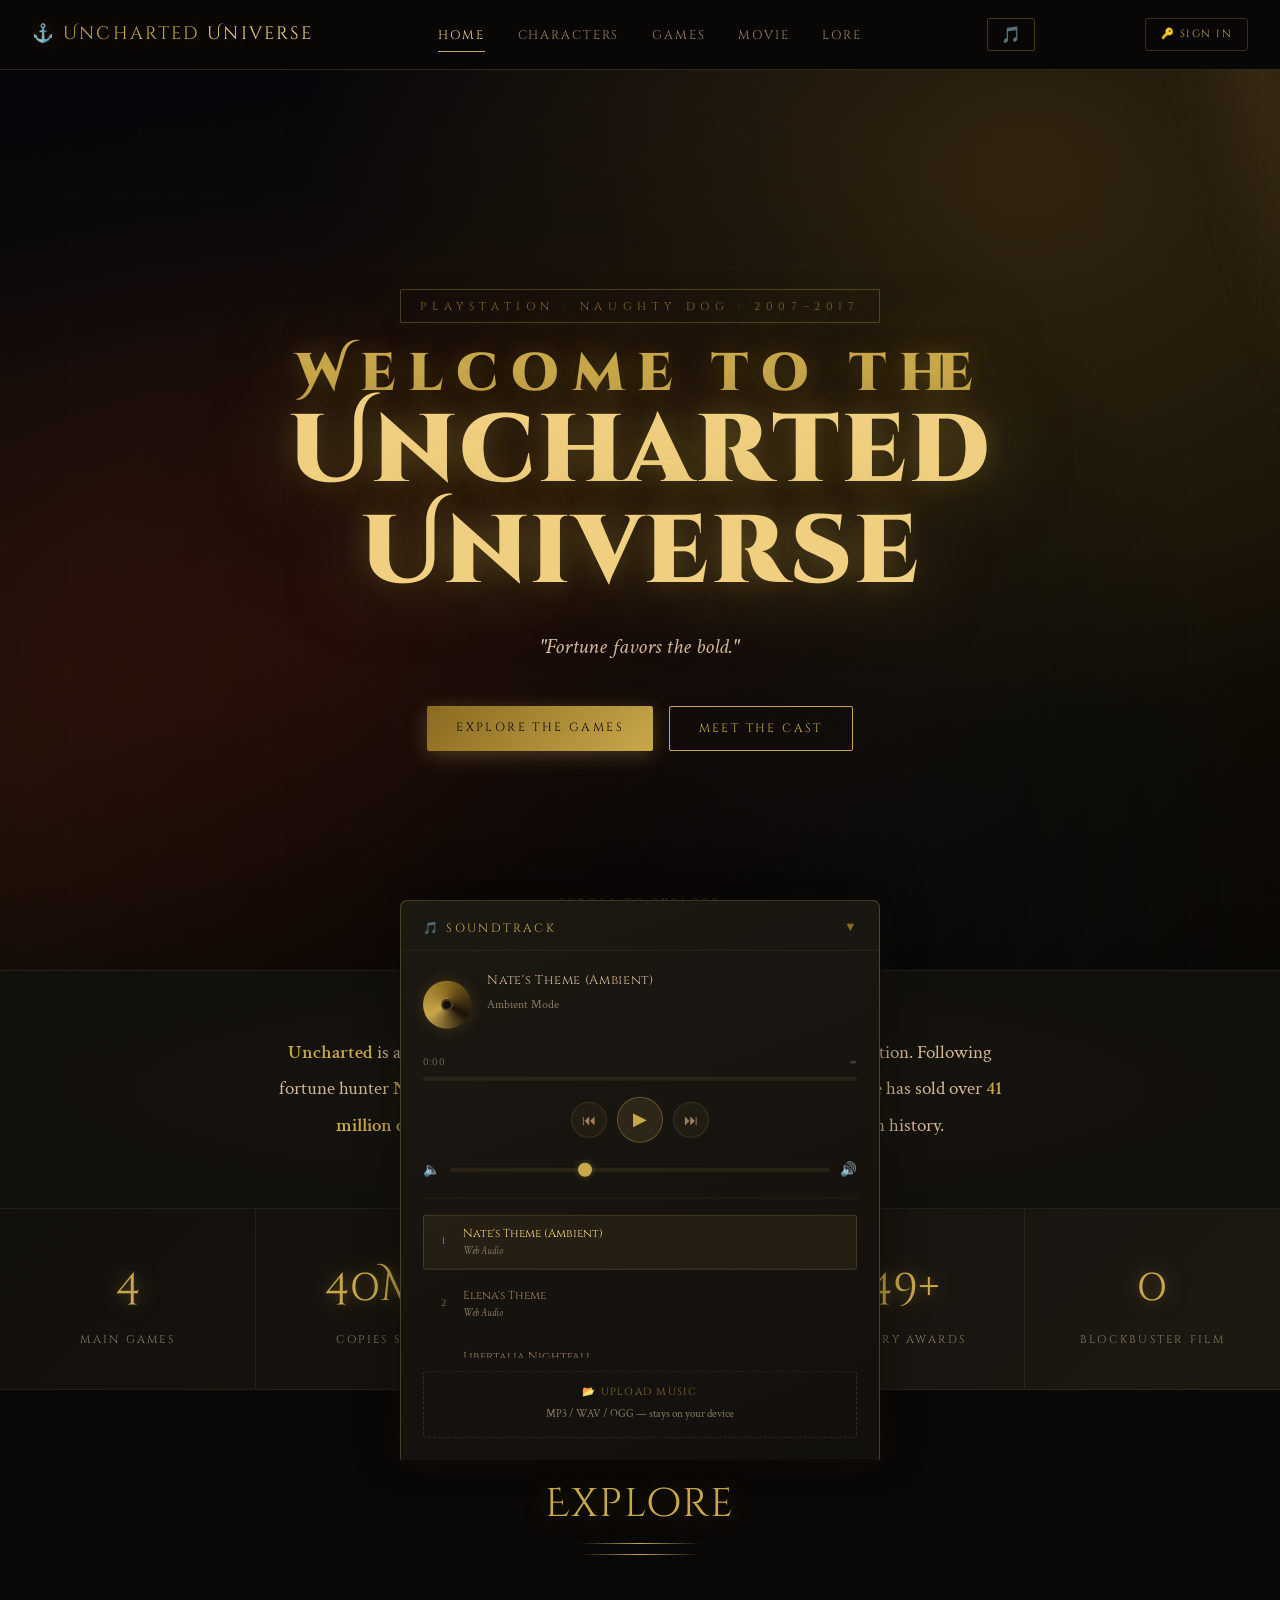
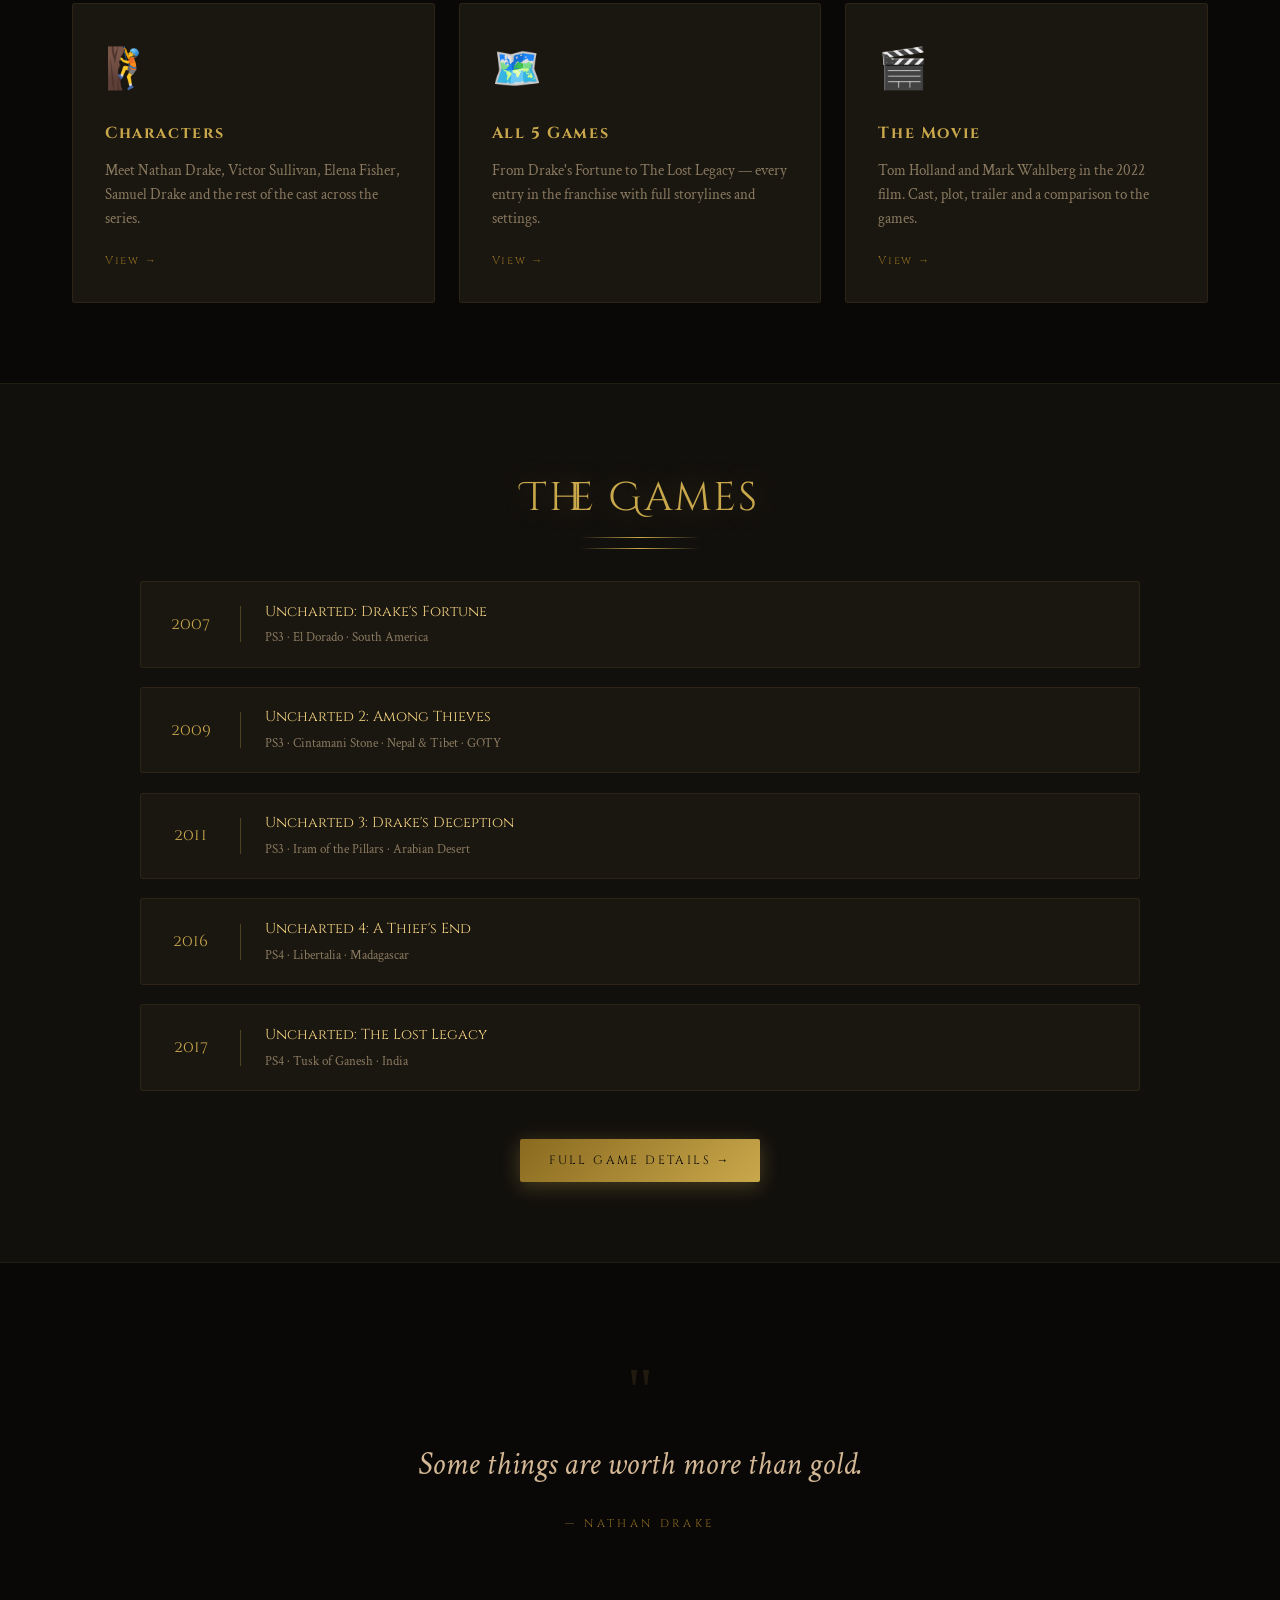
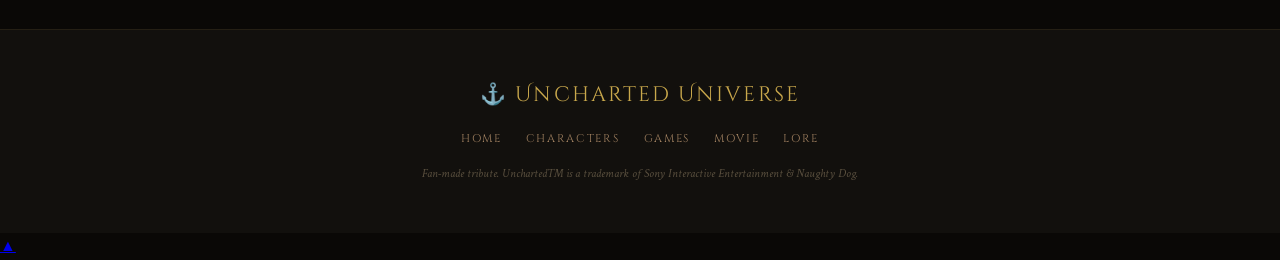
<file: index.html>
<!DOCTYPE html>
<html lang="en">
<head>
  <meta charset="UTF-8" />
  <meta name="viewport" content="width=device-width, initial-scale=1.0" />
  <title>Uncharted Universe</title>
  <link rel="preconnect" href="https://fonts.googleapis.com">
  <link rel="preconnect" href="https://fonts.gstatic.com" crossorigin>
  <link rel="stylesheet" href="https://fonts.googleapis.com/css2?family=Cinzel+Decorative:wght@400;700;900&family=Cinzel:wght@400;600;700&family=Crimson+Text:ital,wght@0,400;0,600;1,400&display=swap">
  <link rel="stylesheet" href="style.css" />
  <link rel="icon" href="data:image/svg+xml,<svg xmlns='http://www.w3.org/2000/svg' viewBox='0 0 100 100'><text y='.9em' font-size='90'>🗺️</text></svg>" />
</head>
<body>
  <div id="scroll-progress"></div>

  <nav id="navbar">
    <a href="index.html" class="nav-brand">⚓ Uncharted <span>Universe</span></a>
    <ul class="nav-links">
      <li><a href="index.html" class="active">Home</a></li>
      <li><a href="characters.html">Characters</a></li>
      <li><a href="games.html">Games</a></li>
      <li><a href="movie.html">Movie</a></li>
      <li><a href="lore.html">Lore</a></li>
    </ul>
    <button class="nav-music-btn" title="Play music">🎵</button>
    <div class="hamburger"><span></span><span></span><span></span></div>
  </nav>
  <div class="mobile-menu">
    <a href="index.html">🏠 Home</a>
    <a href="characters.html">🧍 Characters</a>
    <a href="games.html">🗺️ Games</a>
    <a href="movie.html">🎬 Movie</a>
    <a href="lore.html">📜 Lore</a>
    <a href="login.html">🔑 Sign In</a>
  </div>

  <main class="page-content">

    <section class="hero">
      <div class="hero-bg"></div>
      <div class="hero-map-overlay"></div>
      <div class="hero-particles"></div>
      <div class="hero-godray"></div>
      <div class="hero-content">
        <div class="hero-badge">PlayStation · Naughty Dog · 2007–2017</div>
        <h1 class="hero-title">
          <span class="title-accent">Welcome to the</span>
          Uncharted<br/>Universe
        </h1>
        <p class="hero-tagline">"Fortune favors the bold."</p>
        <div class="hero-cta">
          <a href="games.html" class="btn btn-gold">Explore the Games</a>
          <a href="characters.html" class="btn btn-outline">Meet the Cast</a>
        </div>
      </div>
      <div class="hero-scroll-hint">
        <span>Scroll to explore</span>
        <span class="scroll-arrow">▼</span>
      </div>
    </section>

    <section class="about-strip">
      <p class="reveal">
        <strong>Uncharted</strong> is an action-adventure series developed by <strong>Naughty Dog</strong> for PlayStation.
        Following fortune hunter <strong>Nathan Drake</strong> across five games from 2007 to 2017, the franchise has sold
        over <strong>41 million copies</strong> and won more awards than almost any PlayStation series in history.
      </p>
    </section>

    <div class="stats-bar">
      <div class="stat-item"><span class="stat-number">5</span><span class="stat-label">Main Games</span></div>
      <div class="stat-item"><span class="stat-number">41M+</span><span class="stat-label">Copies Sold</span></div>
      <div class="stat-item"><span class="stat-number">2007</span><span class="stat-label">First Release</span></div>
      <div class="stat-item"><span class="stat-number">150+</span><span class="stat-label">Industry Awards</span></div>
      <div class="stat-item"><span class="stat-number">1</span><span class="stat-label">Blockbuster Film</span></div>
    </div>

    <section class="section">
      <div class="section-title reveal">Explore</div>
      <div class="section-divider reveal"></div>
      <div class="feature-grid">
        <a href="characters.html" class="feature-card reveal" data-delay="0">
          <span class="feature-icon">🧗</span>
          <h3>Characters</h3>
          <p>Meet Nathan Drake, Victor Sullivan, Elena Fisher, Samuel Drake and the rest of the cast across the series.</p>
          <div class="feature-link">View →</div>
        </a>
        <a href="games.html" class="feature-card reveal" data-delay="100">
          <span class="feature-icon">🗺️</span>
          <h3>All 5 Games</h3>
          <p>From Drake's Fortune to The Lost Legacy — every entry in the franchise with full storylines and settings.</p>
          <div class="feature-link">View →</div>
        </a>
        <a href="movie.html" class="feature-card reveal" data-delay="200">
          <span class="feature-icon">🎬</span>
          <h3>The Movie</h3>
          <p>Tom Holland and Mark Wahlberg in the 2022 film. Cast, plot, trailer and a comparison to the games.</p>
          <div class="feature-link">View →</div>
        </a>
      </div>
    </section>

    <section style="background:var(--dark-panel); padding:5rem 2rem; border-top:1px solid rgba(201,168,76,0.08); border-bottom:1px solid rgba(201,168,76,0.08);">
      <div style="max-width:1000px; margin:0 auto;">
        <div class="section-title reveal">The Games</div>
        <div class="section-divider reveal"></div>
        <div style="display:flex; flex-direction:column; gap:1.2rem; margin-top:2rem;">
          <div class="timeline-row reveal" data-delay="0">
            <div class="timeline-year">2007</div>
            <div class="timeline-bar"></div>
            <div class="timeline-info">
              <div class="timeline-game">Uncharted: Drake's Fortune</div>
              <div class="timeline-note">PS3 · El Dorado · South America</div>
            </div>
          </div>
          <div class="timeline-row reveal" data-delay="80">
            <div class="timeline-year">2009</div>
            <div class="timeline-bar"></div>
            <div class="timeline-info">
              <div class="timeline-game">Uncharted 2: Among Thieves</div>
              <div class="timeline-note">PS3 · Cintamani Stone · Nepal &amp; Tibet · GOTY</div>
            </div>
          </div>
          <div class="timeline-row reveal" data-delay="160">
            <div class="timeline-year">2011</div>
            <div class="timeline-bar"></div>
            <div class="timeline-info">
              <div class="timeline-game">Uncharted 3: Drake's Deception</div>
              <div class="timeline-note">PS3 · Iram of the Pillars · Arabian Desert</div>
            </div>
          </div>
          <div class="timeline-row reveal" data-delay="240">
            <div class="timeline-year">2016</div>
            <div class="timeline-bar"></div>
            <div class="timeline-info">
              <div class="timeline-game">Uncharted 4: A Thief's End</div>
              <div class="timeline-note">PS4 · Libertalia · Madagascar</div>
            </div>
          </div>
          <div class="timeline-row reveal" data-delay="320">
            <div class="timeline-year">2017</div>
            <div class="timeline-bar"></div>
            <div class="timeline-info">
              <div class="timeline-game">Uncharted: The Lost Legacy</div>
              <div class="timeline-note">PS4 · Tusk of Ganesh · India</div>
            </div>
          </div>
        </div>
        <div style="text-align:center; margin-top:3rem;">
          <a href="games.html" class="btn btn-gold">Full Game Details →</a>
        </div>
      </div>
    </section>

    <section style="padding:6rem 2rem; text-align:center; background:var(--dark-bg);">
      <div class="reveal" style="max-width:700px; margin:0 auto;">
        <div style="font-size:4rem; color:rgba(201,168,76,0.12); font-family:serif; line-height:1; margin-bottom:1rem;">"</div>
        <blockquote style="font-family:'Crimson Text',serif; font-style:italic; font-size:clamp(1.3rem,3vw,2rem); color:var(--parchment); line-height:1.6;">
          Some things are worth more than gold.
        </blockquote>
        <div style="font-family:'Cinzel',serif; color:var(--gold-dark); font-size:0.7rem; letter-spacing:0.3em; text-transform:uppercase; margin-top:1.5rem;">— Nathan Drake</div>
      </div>
    </section>

  </main>

  <footer>
    <div class="footer-logo">⚓ Uncharted Universe</div>
    <div class="footer-links">
      <a href="index.html">Home</a>
      <a href="characters.html">Characters</a>
      <a href="games.html">Games</a>
      <a href="movie.html">Movie</a>
      <a href="lore.html">Lore</a>
    </div>
    <p class="footer-disclaimer">Fan-made tribute. Uncharted™ is a trademark of Sony Interactive Entertainment &amp; Naughty Dog.</p>
  </footer>

  <script src="main.js"></script>
</body>
</html>
</file>
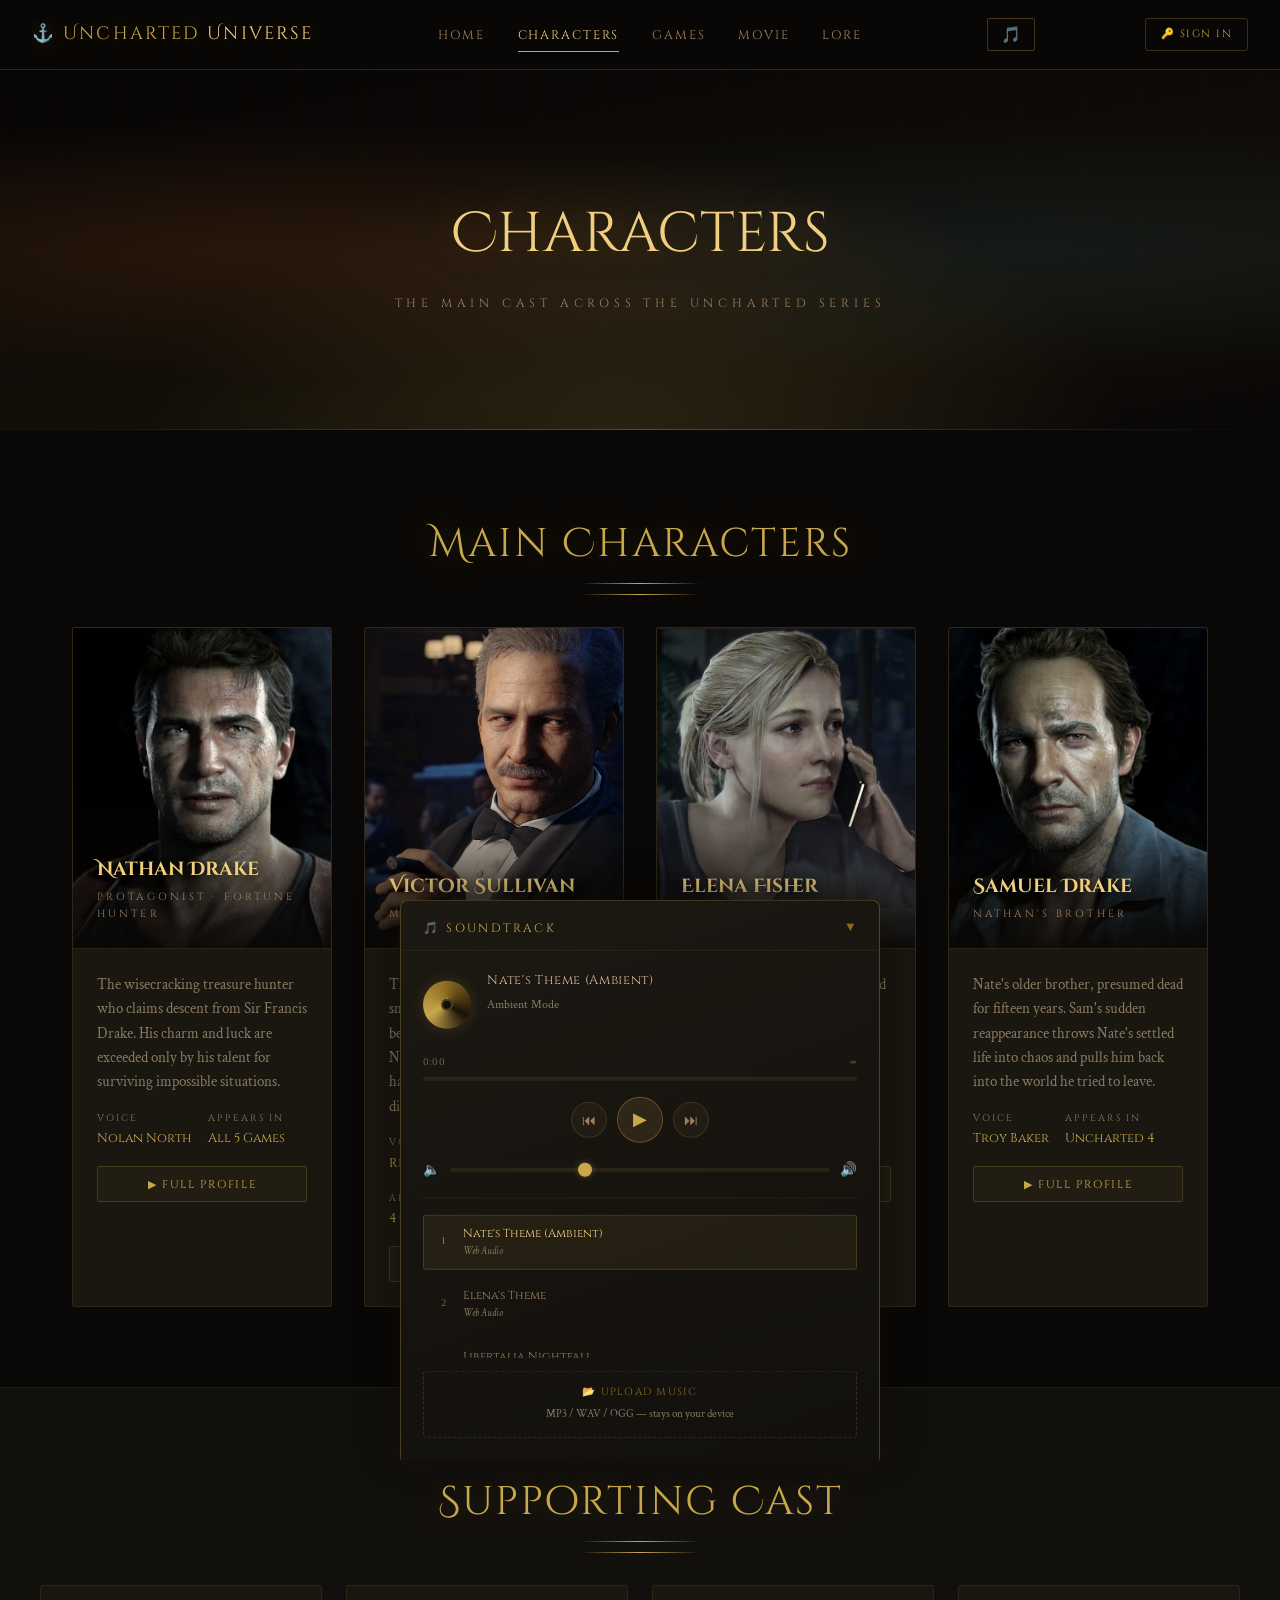
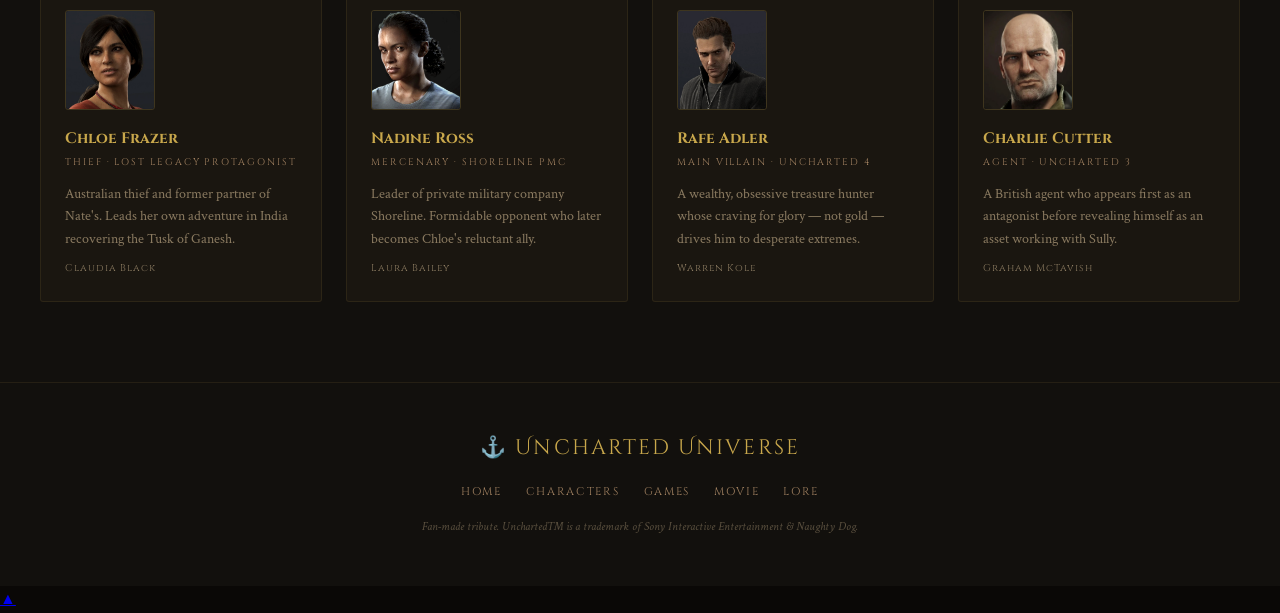
<file: characters.html>
<!DOCTYPE html>
<html lang="en">
<head>
  <meta charset="UTF-8" />
  <meta name="viewport" content="width=device-width, initial-scale=1.0" />
  <title>Characters — Uncharted Universe</title>
  <link rel="preconnect" href="https://fonts.googleapis.com">
  <link rel="preconnect" href="https://fonts.gstatic.com" crossorigin>
  <link rel="stylesheet" href="https://fonts.googleapis.com/css2?family=Cinzel+Decorative:wght@400;700;900&family=Cinzel:wght@400;600;700&family=Crimson+Text:ital,wght@0,400;0,600;1,400&display=swap">
  <link rel="stylesheet" href="style.css" />
  <link rel="icon" href="data:image/svg+xml,<svg xmlns='http://www.w3.org/2000/svg' viewBox='0 0 100 100'><text y='.9em' font-size='90'>🗺️</text></svg>" />
</head>
<body>
  <div id="scroll-progress"></div>

  <nav id="navbar">
    <a href="index.html" class="nav-brand">⚓ Uncharted <span>Universe</span></a>
    <ul class="nav-links">
      <li><a href="index.html">Home</a></li>
      <li><a href="characters.html" class="active">Characters</a></li>
      <li><a href="games.html">Games</a></li>
      <li><a href="movie.html">Movie</a></li>
      <li><a href="lore.html">Lore</a></li>
    </ul>
    <button class="nav-music-btn" title="Play music">🎵</button>
    <div class="hamburger"><span></span><span></span><span></span></div>
  </nav>
  <div class="mobile-menu">
    <a href="index.html">🏠 Home</a>
    <a href="characters.html">🧍 Characters</a>
    <a href="games.html">🗺️ Games</a>
    <a href="movie.html">🎬 Movie</a>
    <a href="lore.html">📜 Lore</a>
    <a href="login.html">🔑 Sign In</a>
  </div>

  <div id="char-modal" class="modal-overlay">
    <div class="modal-box">
      <button class="modal-close">✕</button>
      <div class="modal-header">
        <div class="modal-avatar"></div>
        <div class="modal-header-text">
          <h2 class="modal-name"></h2>
          <div class="modal-role"></div>
          <div class="modal-actor"></div>
        </div>
      </div>
      <div class="modal-body">
        <div class="modal-section"><h4>Biography</h4><p class="modal-full-bio"></p></div>
        <div class="modal-section"><h4>Skills</h4><p class="modal-skills-text"></p></div>
        <div class="modal-section"><h4>Notable Quote</h4><p class="modal-quotes" style="font-style:italic;color:var(--gold-light);font-size:1.1rem;"></p></div>
        <div class="modal-section"><h4>Traits</h4><div class="modal-traits"></div></div>
        <div class="modal-section"><h4>Appearances</h4><div class="modal-appearances"></div></div>
      </div>
    </div>
  </div>

  <main class="page-content">

    <div class="characters-hero">
      <div style="position:relative;z-index:1;text-align:center;">
        <div class="page-hero-title reveal">Characters</div>
        <div class="page-hero-sub reveal">The main cast across the Uncharted series</div>
      </div>
    </div>

    <section class="section">
      <div class="section-title reveal">Main Characters</div>
      <div class="section-divider reveal"></div>

      <div class="characters-grid">

        <div class="char-card reveal" data-delay="0">
          <div class="char-img-wrap">
            <img src="images/nathan-drake.jpg" alt="Nathan Drake" class="char-avatar">
            <div class="char-glow"></div>
            <div class="char-overlay-name">
              <h3>Nathan Drake</h3>
              <div class="char-role">Protagonist · Fortune Hunter</div>
            </div>
          </div>
          <div class="char-body">
            <p>The wisecracking treasure hunter who claims descent from Sir Francis Drake. His charm and luck are exceeded only by his talent for surviving impossible situations.</p>
            <div class="char-stats">
              <div class="char-stat"><span class="char-stat-label">Voice</span><span class="char-stat-val">Nolan North</span></div>
              <div class="char-stat"><span class="char-stat-label">Appears in</span><span class="char-stat-val">All 5 Games</span></div>
            </div>
            <button class="char-expand-btn" onclick="openCharModal('nate')">▶ Full Profile</button>
          </div>
        </div>

        <div class="char-card reveal" data-delay="100">
          <div class="char-img-wrap">
            <img src="images/victor-sullivan.jpg" alt="Victor Sullivan" class="char-avatar">
            <div class="char-glow"></div>
            <div class="char-overlay-name">
              <h3>Victor Sullivan</h3>
              <div class="char-role">Mentor · Father Figure</div>
            </div>
          </div>
          <div class="char-body">
            <p>The seasoned, cigar-chomping smuggler and treasure hunter who became a father figure to young Nathan Drake. Sully's experience has saved the crew from countless disasters.</p>
            <div class="char-stats">
              <div class="char-stat"><span class="char-stat-label">Voice</span><span class="char-stat-val">Richard McGonagle</span></div>
              <div class="char-stat"><span class="char-stat-label">Appears in</span><span class="char-stat-val">4 Games</span></div>
            </div>
            <button class="char-expand-btn" onclick="openCharModal('sully')">▶ Full Profile</button>
          </div>
        </div>

        <div class="char-card reveal" data-delay="200">
          <div class="char-img-wrap">
            <img src="images/elena-fisher.jpg" alt="Elena Fisher" class="char-avatar">
            <div class="char-glow"></div>
            <div class="char-overlay-name">
              <h3>Elena Fisher</h3>
              <div class="char-role">Journalist · Partner</div>
            </div>
          </div>
          <div class="char-body">
            <p>The fearless journalist who evolved from skeptical documentarian to Nate's most capable partner. Her sharp mind and moral compass make her indispensable.</p>
            <div class="char-stats">
              <div class="char-stat"><span class="char-stat-label">Voice</span><span class="char-stat-val">Emily Rose</span></div>
              <div class="char-stat"><span class="char-stat-label">Appears in</span><span class="char-stat-val">4 Games</span></div>
            </div>
            <button class="char-expand-btn" onclick="openCharModal('elena')">▶ Full Profile</button>
          </div>
        </div>

        <div class="char-card reveal" data-delay="300">
          <div class="char-img-wrap">
            <img src="images/samuel-drake.jpg" alt="Samuel Drake" class="char-avatar">
            <div class="char-glow"></div>
            <div class="char-overlay-name">
              <h3>Samuel Drake</h3>
              <div class="char-role">Nathan's Brother</div>
            </div>
          </div>
          <div class="char-body">
            <p>Nate's older brother, presumed dead for fifteen years. Sam's sudden reappearance throws Nate's settled life into chaos and pulls him back into the world he tried to leave.</p>
            <div class="char-stats">
              <div class="char-stat"><span class="char-stat-label">Voice</span><span class="char-stat-val">Troy Baker</span></div>
              <div class="char-stat"><span class="char-stat-label">Appears in</span><span class="char-stat-val">Uncharted 4</span></div>
            </div>
            <button class="char-expand-btn" onclick="openCharModal('sam')">▶ Full Profile</button>
          </div>
        </div>

      </div>
    </section>

    <section style="background:var(--dark-panel); padding:5rem 2rem; border-top:1px solid rgba(201,168,76,0.08);">
      <div style="max-width:1200px; margin:0 auto;">
        <div class="section-title reveal">Supporting Cast</div>
        <div class="section-divider reveal"></div>
        <div style="display:grid; grid-template-columns:repeat(auto-fit,minmax(240px,1fr)); gap:1.5rem; margin-top:2rem;">

          <div class="reveal support-card" data-delay="0">
           <img src="images/chloe-frazer.jpg" alt="Chloe Frazer" class="support-card-img">
            <!-- Replace with: <img src="images/chloe-frazer.jpg" alt="Chloe Frazer" class="support-card-img"> -->
            <h3 class="support-name">Chloe Frazer</h3>
            <div class="support-role">Thief · Lost Legacy protagonist</div>
            <p>Australian thief and former partner of Nate's. Leads her own adventure in India recovering the Tusk of Ganesh.</p>
            <div class="support-actor">Claudia Black</div>
          </div>

          <div class="reveal support-card" data-delay="80">
            <img src="images/nadine-ross.jpg" alt="Nadine Ross" class="support-card-img">

            <!-- Replace with: <img src="images/nadine-ross.jpg" alt="Nadine Ross" class="support-card-img"> -->
            <h3 class="support-name">Nadine Ross</h3>
            <div class="support-role">Mercenary · Shoreline PMC</div>
            <p>Leader of private military company Shoreline. Formidable opponent who later becomes Chloe's reluctant ally.</p>
            <div class="support-actor">Laura Bailey</div>
          </div>

          <div class="reveal support-card" data-delay="160">
           <img src="images/rafe-adler.jpg" alt="Rafe Adler" class="support-card-img">

            <!-- Replace with: <img src="images/rafe-adler.jpg" alt="Rafe Adler" class="support-card-img"> -->
            <h3 class="support-name">Rafe Adler</h3>
            <div class="support-role">Main Villain · Uncharted 4</div>
            <p>A wealthy, obsessive treasure hunter whose craving for glory — not gold — drives him to desperate extremes.</p>
            <div class="support-actor">Warren Kole</div>
          </div>

          <div class="reveal support-card" data-delay="240">
            <img src="images/charlie-cutter.jpg" alt="Charlie Cutter" class="support-card-img">

            <!-- Replace with: <img src="images/charlie-cutter.jpg" alt="Charlie Cutter" class="support-card-img"> -->
            <h3 class="support-name">Charlie Cutter</h3>
            <div class="support-role">Agent · Uncharted 3</div>
            <p>A British agent who appears first as an antagonist before revealing himself as an asset working with Sully.</p>
            <div class="support-actor">Graham McTavish</div>
          </div>

        </div>
      </div>
    </section>

  </main>

  <footer>
    <div class="footer-logo">⚓ Uncharted Universe</div>
    <div class="footer-links">
      <a href="index.html">Home</a>
      <a href="characters.html">Characters</a>
      <a href="games.html">Games</a>
      <a href="movie.html">Movie</a>
      <a href="lore.html">Lore</a>
    </div>
    <p class="footer-disclaimer">Fan-made tribute. Uncharted™ is a trademark of Sony Interactive Entertainment &amp; Naughty Dog.</p>
  </footer>

  <script src="main.js"></script>
</body>
</html>
</file>
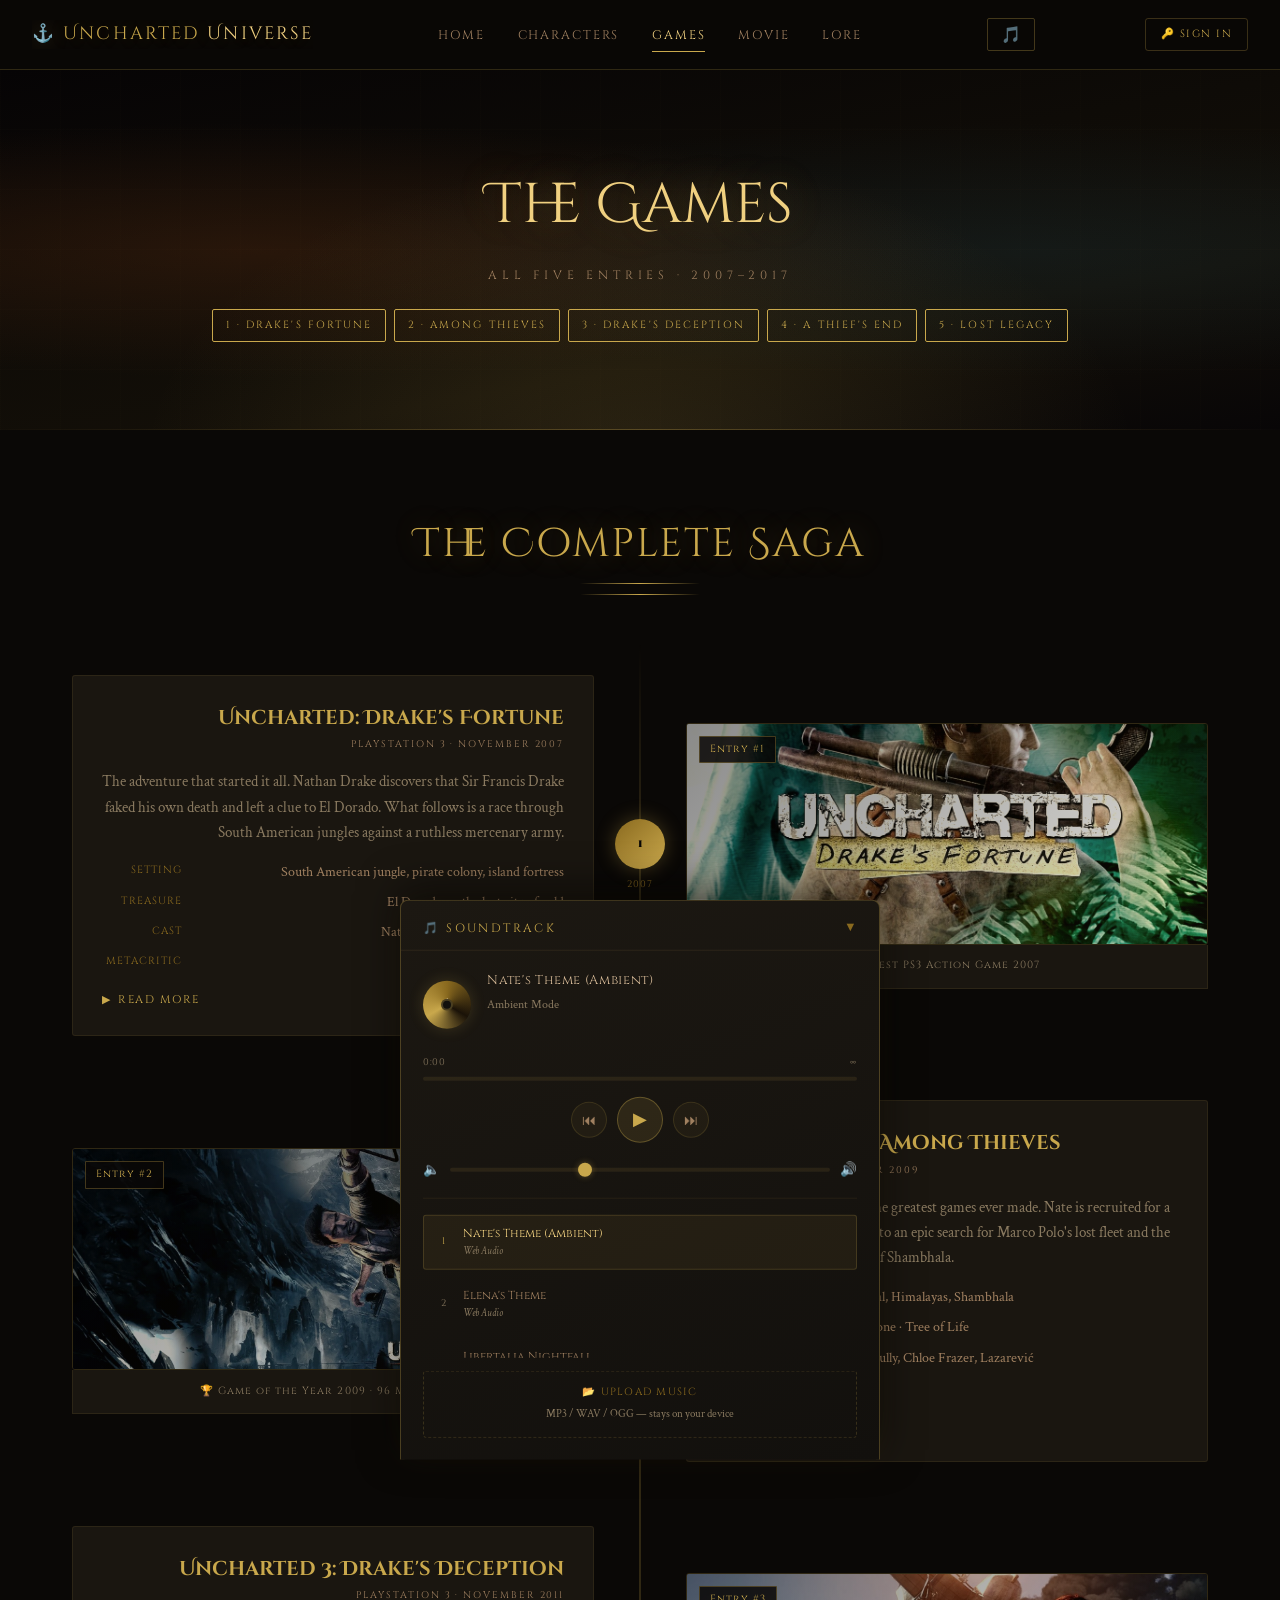
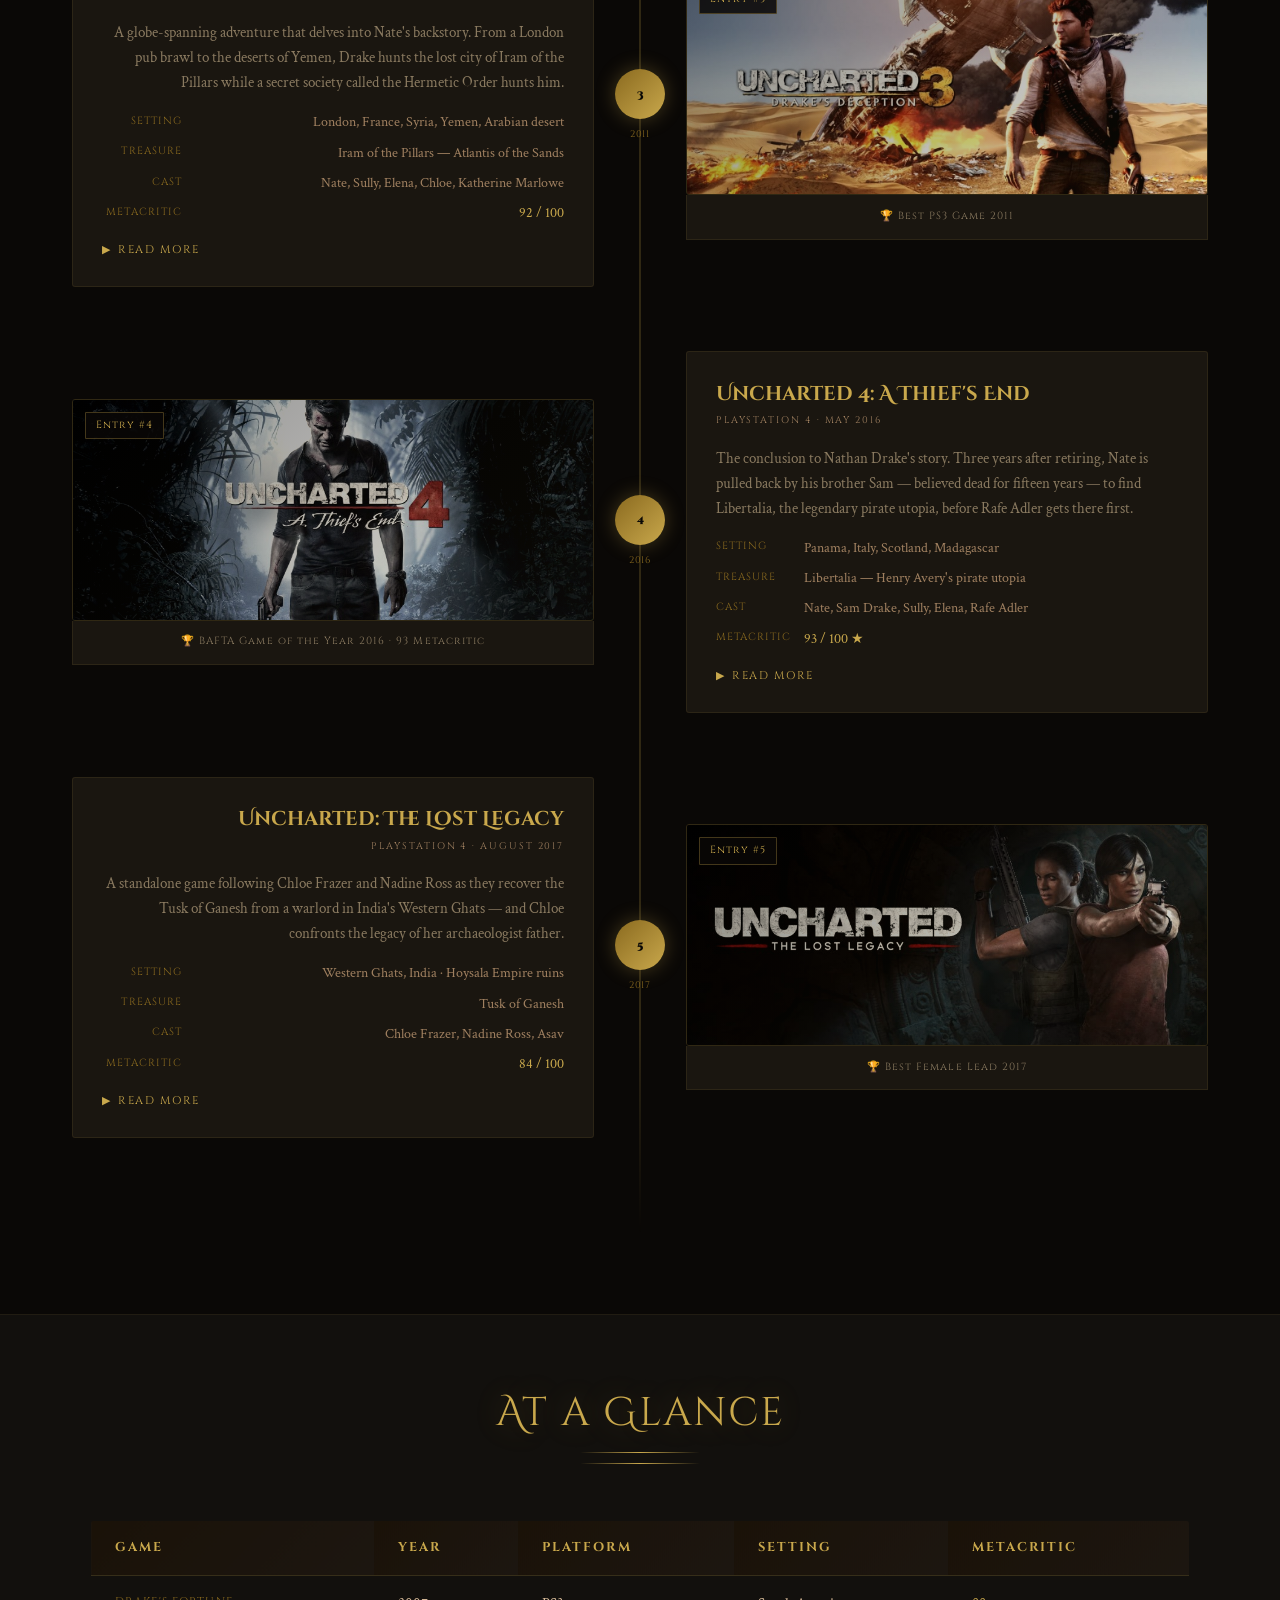
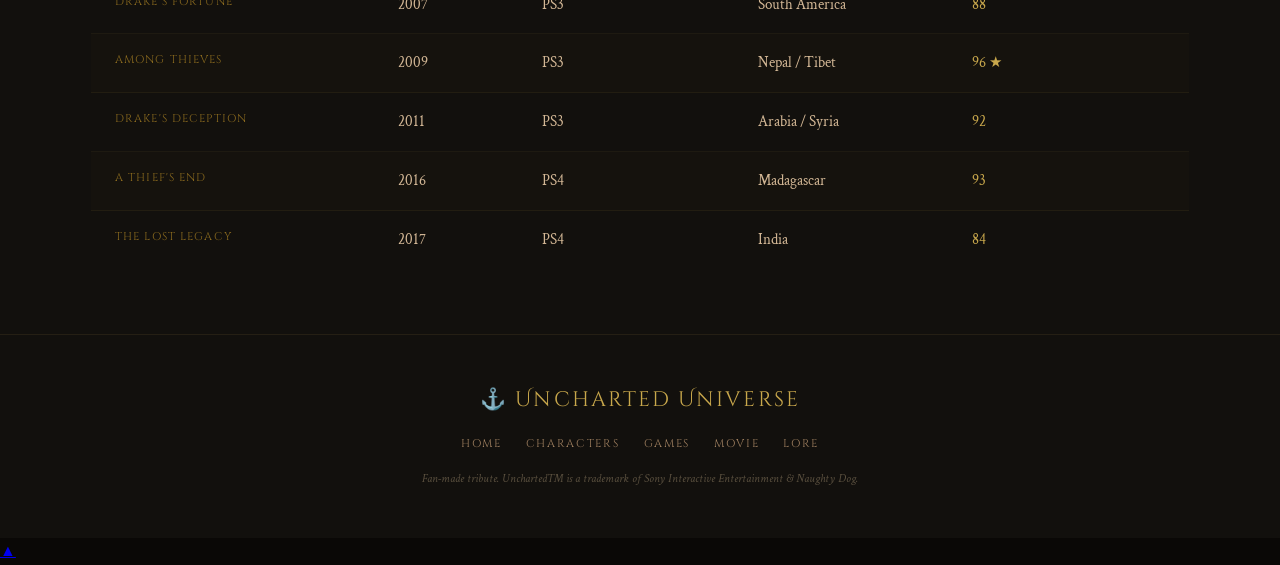
<file: games.html>
<!DOCTYPE html>
<html lang="en">
<head>
  <meta charset="UTF-8" /><meta name="viewport" content="width=device-width, initial-scale=1.0" />
  <title>The Games — Uncharted Universe</title>
  <link rel="preconnect" href="https://fonts.googleapis.com">
  <link rel="preconnect" href="https://fonts.gstatic.com" crossorigin>
  <link rel="stylesheet" href="https://fonts.googleapis.com/css2?family=Cinzel+Decorative:wght@400;700;900&family=Cinzel:wght@400;600;700&family=Crimson+Text:ital,wght@0,400;0,600;1,400&display=swap">
  <link rel="stylesheet" href="style.css" />
  <link rel="icon" href="data:image/svg+xml,<svg xmlns='http://www.w3.org/2000/svg' viewBox='0 0 100 100'><text y='.9em' font-size='90'>🗺️</text></svg>" />
</head>
<body>
  <div id="scroll-progress"></div>
  <nav id="navbar">
    <a href="index.html" class="nav-brand">⚓ Uncharted <span>Universe</span></a>
    <ul class="nav-links">
      <li><a href="index.html">Home</a></li>
      <li><a href="characters.html">Characters</a></li>
      <li><a href="games.html" class="active">Games</a></li>
      <li><a href="movie.html">Movie</a></li>
      <li><a href="lore.html">Lore</a></li>
    </ul>
    <button class="nav-music-btn" title="Play music">🎵</button>
    <div class="hamburger"><span></span><span></span><span></span></div>
  </nav>
  <div class="mobile-menu">
    <a href="index.html">🏠 Home</a><a href="characters.html">🧍 Characters</a>
    <a href="games.html">🗺️ Games</a><a href="movie.html">🎬 Movie</a>
    <a href="lore.html">📜 Lore</a><a href="login.html">🔑 Sign In</a>
  </div>

  <main class="page-content">

    <div class="characters-hero">
      <div style="position:relative;z-index:1;text-align:center;padding:0 1rem;">
        <div class="page-hero-title reveal">The Games</div>
        <div class="page-hero-sub reveal">All five entries · 2007–2017</div>
        <div class="reveal" style="display:flex;gap:0.5rem;justify-content:center;flex-wrap:wrap;margin-top:1.5rem;">
          <a href="#game1" class="btn btn-outline" style="font-size:0.65rem;padding:0.4rem 0.8rem;">1 · Drake's Fortune</a>
          <a href="#game2" class="btn btn-outline" style="font-size:0.65rem;padding:0.4rem 0.8rem;">2 · Among Thieves</a>
          <a href="#game3" class="btn btn-outline" style="font-size:0.65rem;padding:0.4rem 0.8rem;">3 · Drake's Deception</a>
          <a href="#game4" class="btn btn-outline" style="font-size:0.65rem;padding:0.4rem 0.8rem;">4 · A Thief's End</a>
          <a href="#game5" class="btn btn-outline" style="font-size:0.65rem;padding:0.4rem 0.8rem;">5 · Lost Legacy</a>
        </div>
      </div>
    </div>

    <section class="section">
      <div class="section-title reveal">The Complete Saga</div>
      <div class="section-divider reveal"></div>

      <div class="timeline-wrap" style="margin-top:3rem;">

        <div class="game-card reveal" id="game1">
          <div class="game-info"><div class="game-info-inner">
            <h2 class="game-title">Uncharted: Drake's Fortune</h2>
            <div class="game-platform">PlayStation 3 · November 2007</div>
            <p>The adventure that started it all. Nathan Drake discovers that Sir Francis Drake faked his own death and left a clue to El Dorado. What follows is a race through South American jungles against a ruthless mercenary army.</p>
            <div class="game-meta">
              <div class="game-meta-item"><span class="game-meta-label">Setting</span><span class="game-meta-val">South American jungle, pirate colony, island fortress</span></div>
              <div class="game-meta-item"><span class="game-meta-label">Treasure</span><span class="game-meta-val">El Dorado — the lost city of gold</span></div>
              <div class="game-meta-item"><span class="game-meta-label">Cast</span><span class="game-meta-val">Nate, Sully, Elena, Gabriel Roman</span></div>
              <div class="game-meta-item"><span class="game-meta-label">Metacritic</span><span class="game-meta-val" style="color:var(--gold);">88 / 100</span></div>
            </div>
            <button class="read-more-btn" data-target="extra1"><span class="read-more-arrow">▶</span><span class="rm-label">Read More</span></button>
            <div class="game-extra" id="extra1">
              <p>El Dorado is not a city of gold but a cursed idol — a sarcophagus that transforms people into feral creatures. Nazi soldiers found it in WWII and died trying to control it. Nate destroys the idol and escapes with Elena as the island collapses. The game introduced all the franchise hallmarks: witty banter, cinematic set-pieces, and cover-based action.</p>
            </div>
          </div></div>
          <div class="game-node"><div class="node-circle">1</div><div class="node-year">2007</div></div>
          <div class="game-cover" style="display:flex;flex-direction:column;">
            <div class="game-cover-wrap">
              <div class="game-cover-bg" style="background:linear-gradient(135deg,#1a2e1a,#0a1a0a,#1c2c0a);position:relative;">
                <img src="images/drakes-fortune.jpg" alt="..." class="game-cover-img">
                <div class="game-cover-overlay"></div><div class="game-num-badge">Entry #1</div>
              </div>
            </div>
            <div class="game-award">🏆 Best PS3 Action Game 2007</div>
          </div>
        </div>

        <div class="game-card reveal" id="game2">
          <div class="game-cover" style="display:flex;flex-direction:column;">
            <div class="game-cover-wrap">
              <div class="game-cover-bg" style="background:linear-gradient(135deg,#1a1a2e,#0a0a2a,#2a1a0a);position:relative;">
                <img src="images/among-thieves.jpg" alt="..." class="game-cover-img">
                <div class="game-cover-overlay"></div><div class="game-num-badge">Entry #2</div>
              </div>
            </div>
            <div class="game-award">🏆 Game of the Year 2009 · 96 Metacritic</div>
          </div>
          <div class="game-node"><div class="node-circle">2</div><div class="node-year">2009</div></div>
          <div class="game-info"><div class="game-info-inner">
            <h2 class="game-title">Uncharted 2: Among Thieves</h2>
            <div class="game-platform">PlayStation 3 · October 2009</div>
            <p>Widely regarded as one of the greatest games ever made. Nate is recruited for a museum heist that spirals into an epic search for Marco Polo's lost fleet and the mythical Cintamani Stone of Shambhala.</p>
            <div class="game-meta">
              <div class="game-meta-item"><span class="game-meta-label">Setting</span><span class="game-meta-val">Istanbul, Nepal, Himalayas, Shambhala</span></div>
              <div class="game-meta-item"><span class="game-meta-label">Treasure</span><span class="game-meta-val">Cintamani Stone · Tree of Life</span></div>
              <div class="game-meta-item"><span class="game-meta-label">Cast</span><span class="game-meta-val">Nate, Elena, Sully, Chloe Frazer, Lazarević</span></div>
              <div class="game-meta-item"><span class="game-meta-label">Metacritic</span><span class="game-meta-val" style="color:var(--gold);">96 / 100 ★</span></div>
            </div>
            <button class="read-more-btn" data-target="extra2"><span class="read-more-arrow">▶</span><span class="rm-label">Read More</span></button>
            <div class="game-extra" id="extra2">
              <p>The Cintamani Stone is not a gem but the resin of the Tree of Life, granting superhuman power. Villain Lazarević seeks it for world domination. Nate destroys the tree, stopping him. The moving train sequence is still cited as one of gaming's greatest set-pieces. The game won over 200 GOTY awards and sold 6 million copies.</p>
            </div>
          </div></div>
        </div>

        <div class="game-card reveal" id="game3">
          <div class="game-info"><div class="game-info-inner">
            <h2 class="game-title">Uncharted 3: Drake's Deception</h2>
            <div class="game-platform">PlayStation 3 · November 2011</div>
            <p>A globe-spanning adventure that delves into Nate's backstory. From a London pub brawl to the deserts of Yemen, Drake hunts the lost city of Iram of the Pillars while a secret society called the Hermetic Order hunts him.</p>
            <div class="game-meta">
              <div class="game-meta-item"><span class="game-meta-label">Setting</span><span class="game-meta-val">London, France, Syria, Yemen, Arabian desert</span></div>
              <div class="game-meta-item"><span class="game-meta-label">Treasure</span><span class="game-meta-val">Iram of the Pillars — Atlantis of the Sands</span></div>
              <div class="game-meta-item"><span class="game-meta-label">Cast</span><span class="game-meta-val">Nate, Sully, Elena, Chloe, Katherine Marlowe</span></div>
              <div class="game-meta-item"><span class="game-meta-label">Metacritic</span><span class="game-meta-val" style="color:var(--gold);">92 / 100</span></div>
            </div>
            <button class="read-more-btn" data-target="extra3"><span class="read-more-arrow">▶</span><span class="rm-label">Read More</span></button>
            <div class="game-extra" id="extra3">
              <p>Iram is real but its waters cause hallucinations and madness. Marlowe sought to weaponize the supply to control world leaders. Highlights include a burning chateau escape, a sinking cruise ship, and a cargo plane crash in the Sahara — some of the franchise's most technically impressive set-pieces.</p>
            </div>
          </div></div>
          <div class="game-node"><div class="node-circle">3</div><div class="node-year">2011</div></div>
          <div class="game-cover" style="display:flex;flex-direction:column;">
            <div class="game-cover-wrap">
              <div class="game-cover-bg" style="background:linear-gradient(135deg,#2e2a1a,#1a1200,#2a1a00);position:relative;">
                <img src="images/drakes-deception.jpg" alt="..." class="game-cover-img">
                <div class="game-cover-overlay"></div><div class="game-num-badge">Entry #3</div>
              </div>
            </div>
            <div class="game-award">🏆 Best PS3 Game 2011</div>
          </div>
        </div>

        <div class="game-card reveal" id="game4">
          <div class="game-cover" style="display:flex;flex-direction:column;">
            <div class="game-cover-wrap">
              <div class="game-cover-bg" style="background:linear-gradient(135deg,#1a2a2e,#0a1820,#1a2a10);position:relative;">
                <img src="images/a-thiefs-end.jpg" alt="..." class="game-cover-img">
                <div class="game-cover-overlay"></div><div class="game-num-badge">Entry #4</div>
              </div>
            </div>
            <div class="game-award">🏆 BAFTA Game of the Year 2016 · 93 Metacritic</div>
          </div>
          <div class="game-node"><div class="node-circle">4</div><div class="node-year">2016</div></div>
          <div class="game-info"><div class="game-info-inner">
            <h2 class="game-title">Uncharted 4: A Thief's End</h2>
            <div class="game-platform">PlayStation 4 · May 2016</div>
            <p>The conclusion to Nathan Drake's story. Three years after retiring, Nate is pulled back by his brother Sam — believed dead for fifteen years — to find Libertalia, the legendary pirate utopia, before Rafe Adler gets there first.</p>
            <div class="game-meta">
              <div class="game-meta-item"><span class="game-meta-label">Setting</span><span class="game-meta-val">Panama, Italy, Scotland, Madagascar</span></div>
              <div class="game-meta-item"><span class="game-meta-label">Treasure</span><span class="game-meta-val">Libertalia — Henry Avery's pirate utopia</span></div>
              <div class="game-meta-item"><span class="game-meta-label">Cast</span><span class="game-meta-val">Nate, Sam Drake, Sully, Elena, Rafe Adler</span></div>
              <div class="game-meta-item"><span class="game-meta-label">Metacritic</span><span class="game-meta-val" style="color:var(--gold);">93 / 100 ★</span></div>
            </div>
            <button class="read-more-btn" data-target="extra4"><span class="read-more-arrow">▶</span><span class="rm-label">Read More</span></button>
            <div class="game-extra" id="extra4">
              <p>Libertalia was a real pirate colony founded by Henry Avery and others in Madagascar. Greed tore it apart and the pirates killed each other. Sam's debt was fabricated by Rafe. Elena discovers Nate's lie. They reconcile, defeat Rafe in the ruins, and finally retire. The epilogue — years later with their daughter Cassie — is one of gaming's most emotional endings.</p>
            </div>
          </div></div>
        </div>

        <div class="game-card reveal" id="game5">
          <div class="game-info"><div class="game-info-inner">
            <h2 class="game-title">Uncharted: The Lost Legacy</h2>
            <div class="game-platform">PlayStation 4 · August 2017</div>
            <p>A standalone game following Chloe Frazer and Nadine Ross as they recover the Tusk of Ganesh from a warlord in India's Western Ghats — and Chloe confronts the legacy of her archaeologist father.</p>
            <div class="game-meta">
              <div class="game-meta-item"><span class="game-meta-label">Setting</span><span class="game-meta-val">Western Ghats, India · Hoysala Empire ruins</span></div>
              <div class="game-meta-item"><span class="game-meta-label">Treasure</span><span class="game-meta-val">Tusk of Ganesh</span></div>
              <div class="game-meta-item"><span class="game-meta-label">Cast</span><span class="game-meta-val">Chloe Frazer, Nadine Ross, Asav</span></div>
              <div class="game-meta-item"><span class="game-meta-label">Metacritic</span><span class="game-meta-val" style="color:var(--gold);">84 / 100</span></div>
            </div>
            <button class="read-more-btn" data-target="extra5"><span class="read-more-arrow">▶</span><span class="rm-label">Read More</span></button>
            <div class="game-extra" id="extra5">
              <p>The game recreates actual Hoysala temple architecture with stunning accuracy and weaves the Tusk of Ganesh into real Hindu mythology. It proved Uncharted could work brilliantly beyond Nathan Drake. The Lost Legacy was later included with the Legacy of Thieves Collection alongside UC4.</p>
            </div>
          </div></div>
          <div class="game-node"><div class="node-circle">5</div><div class="node-year">2017</div></div>
          <div class="game-cover" style="display:flex;flex-direction:column;">
            <div class="game-cover-wrap">
              <div class="game-cover-bg" style="background:linear-gradient(135deg,#2e1a0a,#1a0a00,#2a1a0a);position:relative;">
               <img src="images/lost-legacy.jpg" alt="..." class="game-cover-img">
                <div class="game-cover-overlay"></div><div class="game-num-badge">Entry #5</div>
              </div>
            </div>
            <div class="game-award">🏆 Best Female Lead 2017</div>
          </div>
        </div>

      </div>
    </section>

    <section style="background:var(--dark-panel);padding:4rem 2rem;border-top:1px solid rgba(201,168,76,0.08);">
      <div style="max-width:1100px;margin:0 auto;">
        <div class="section-title reveal">At a Glance</div>
        <div class="section-divider reveal"></div>
        <div class="reveal" style="overflow-x:auto;margin-top:1.5rem;">
          <table class="compare-table">
            <thead><tr><th>Game</th><th>Year</th><th>Platform</th><th>Setting</th><th>Metacritic</th></tr></thead>
            <tbody>
              <tr><td>Drake's Fortune</td><td>2007</td><td>PS3</td><td>South America</td><td style="color:var(--gold);">88</td></tr>
              <tr><td>Among Thieves</td><td>2009</td><td>PS3</td><td>Nepal / Tibet</td><td style="color:var(--gold);">96 ★</td></tr>
              <tr><td>Drake's Deception</td><td>2011</td><td>PS3</td><td>Arabia / Syria</td><td style="color:var(--gold);">92</td></tr>
              <tr><td>A Thief's End</td><td>2016</td><td>PS4</td><td>Madagascar</td><td style="color:var(--gold);">93</td></tr>
              <tr><td>The Lost Legacy</td><td>2017</td><td>PS4</td><td>India</td><td style="color:var(--gold);">84</td></tr>
            </tbody>
          </table>
        </div>
      </div>
    </section>

  </main>

  <footer>
    <div class="footer-logo">⚓ Uncharted Universe</div>
    <div class="footer-links">
      <a href="index.html">Home</a><a href="characters.html">Characters</a>
      <a href="games.html">Games</a><a href="movie.html">Movie</a><a href="lore.html">Lore</a>
    </div>
    <p class="footer-disclaimer">Fan-made tribute. Uncharted™ is a trademark of Sony Interactive Entertainment &amp; Naughty Dog.</p>
  </footer>
  <script src="main.js"></script>
</body>
</html>
</file>
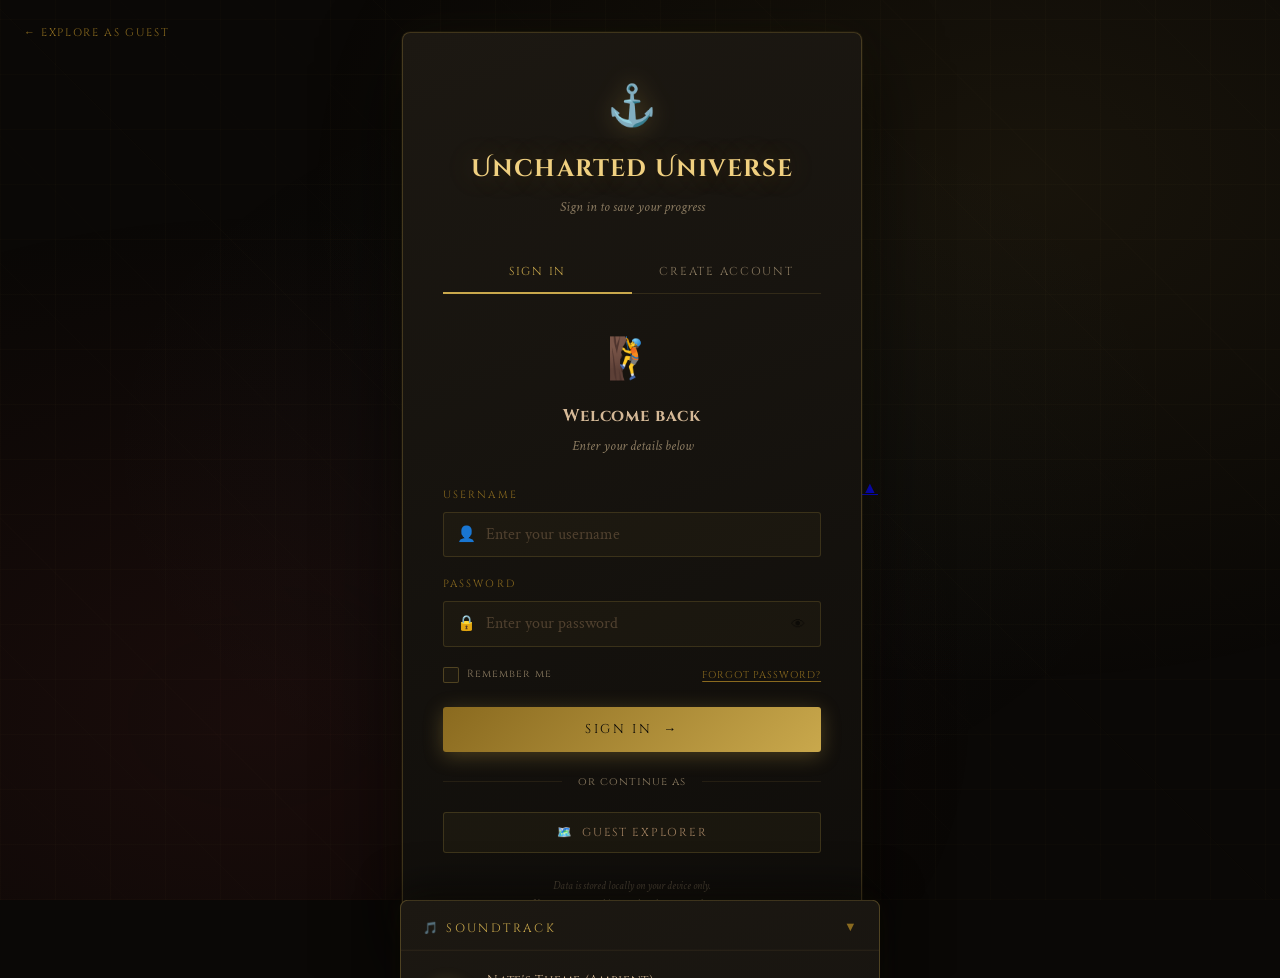
<file: login.html>
<!DOCTYPE html>
<html lang="en">
<head>
  <meta charset="UTF-8" />
  <meta name="viewport" content="width=device-width, initial-scale=1.0" />
  <title>Sign In — Uncharted Universe</title>
  <link rel="preconnect" href="https://fonts.googleapis.com">
  <link rel="preconnect" href="https://fonts.gstatic.com" crossorigin>
  <link rel="stylesheet" href="https://fonts.googleapis.com/css2?family=Cinzel+Decorative:wght@400;700;900&family=Cinzel:wght@400;600;700&family=Crimson+Text:ital,wght@0,400;0,600;1,400&display=swap">
  <link rel="stylesheet" href="style.css" />
  <link rel="icon" href="data:image/svg+xml,<svg xmlns='http://www.w3.org/2000/svg' viewBox='0 0 100 100'><text y='.9em' font-size='90'>🗺️</text></svg>" />
</head>
<body class="login-page">

  <!-- Animated map background -->
  <div class="login-bg">
    <div class="login-bg-grid"></div>
    <div class="login-bg-radial"></div>
    <!-- Floating particles -->
    <div class="login-particles" id="loginParticles"></div>
  </div>

  <!-- Back to site (guest) -->
  <a href="index.html" class="login-back-link">← Explore as Guest</a>

  <!-- Main card -->
  <div class="login-wrap">

    <!-- Brand -->
    <div class="login-brand">
      <div class="login-brand-icon">⚓</div>
      <h1 class="login-brand-name">Uncharted Universe</h1>
      <p class="login-brand-tagline">Sign in to save your progress</p>
    </div>

    <!-- Tab switcher -->
    <div class="login-tabs">
      <button class="login-tab active" id="tabSignIn" onclick="switchTab('signin')">Sign In</button>
      <button class="login-tab" id="tabSignUp" onclick="switchTab('signup')">Create Account</button>
    </div>

    <!-- ── SIGN IN FORM ── -->
    <div class="login-form-wrap" id="formSignIn">
      <div class="login-form-header">
        <div class="login-form-icon">🧗</div>
        <h2 class="login-form-title">Welcome back</h2>
        <p class="login-form-sub">Enter your details below</p>
      </div>

      <div id="signinError" class="login-error" style="display:none;"></div>

      <div class="login-field">
        <label class="login-label" for="signinUsername">Username</label>
        <div class="login-input-wrap">
          <span class="login-input-icon">👤</span>
          <input class="login-input" id="signinUsername" type="text" placeholder="Enter your username" autocomplete="username" />
        </div>
      </div>

      <div class="login-field">
        <label class="login-label" for="signinPassword">Password</label>
        <div class="login-input-wrap">
          <span class="login-input-icon">🔒</span>
          <input class="login-input" id="signinPassword" type="password" placeholder="Enter your password" autocomplete="current-password" />
          <button class="login-toggle-pw" type="button" onclick="togglePw('signinPassword', this)" title="Show/hide password">👁</button>
        </div>
      </div>

      <div class="login-remember-row">
        <label class="login-checkbox-label">
          <input type="checkbox" id="rememberMe" class="login-checkbox" />
          <span class="login-checkbox-custom"></span>
          Remember me
        </label>
        <button class="login-forgot" type="button" onclick="showForgot()">Forgot password?</button>
      </div>

      <button class="btn btn-gold login-submit" id="signinBtn" onclick="handleSignIn()">
        Sign In &nbsp;→
      </button>

      <div class="login-divider"><span>or continue as</span></div>

      <button class="login-guest-btn" onclick="continueAsGuest()">
        🗺️ &nbsp;Guest Explorer
      </button>
    </div>

    <!-- ── SIGN UP FORM ── -->
    <div class="login-form-wrap" id="formSignUp" style="display:none;">
      <div class="login-form-header">
        <div class="login-form-icon">🏴‍☠️</div>
        <h2 class="login-form-title">Create an account</h2>
        <p class="login-form-sub">Fill in the form to get started</p>
      </div>

      <div id="signupError" class="login-error" style="display:none;"></div>
      <div id="signupSuccess" class="login-success" style="display:none;"></div>

      <div class="login-field">
        <label class="login-label" for="signupUsername">Username</label>
        <div class="login-input-wrap">
          <span class="login-input-icon">👤</span>
          <input class="login-input" id="signupUsername" type="text" placeholder="Choose a username" autocomplete="username" />
        </div>
        <div class="login-field-hint">3–20 characters, letters and numbers only</div>
      </div>

      <div class="login-field">
        <label class="login-label" for="signupEmail">Email <span class="login-optional">(optional)</span></label>
        <div class="login-input-wrap">
          <span class="login-input-icon">✉️</span>
          <input class="login-input" id="signupEmail" type="email" placeholder="your@email.com" autocomplete="email" />
        </div>
      </div>

      <div class="login-field">
        <label class="login-label" for="signupPassword">Password</label>
        <div class="login-input-wrap">
          <span class="login-input-icon">🔒</span>
          <input class="login-input" id="signupPassword" type="password" placeholder="Choose a strong password" autocomplete="new-password" />
          <button class="login-toggle-pw" type="button" onclick="togglePw('signupPassword', this)" title="Show/hide">👁</button>
        </div>
        <!-- Password strength meter -->
        <div class="pw-strength-wrap">
          <div class="pw-strength-bar" id="pwStrengthBar">
            <div class="pw-strength-fill" id="pwStrengthFill"></div>
          </div>
          <span class="pw-strength-label" id="pwStrengthLabel"></span>
        </div>
      </div>

      <div class="login-field">
        <label class="login-label" for="signupConfirm">Confirm Password</label>
        <div class="login-input-wrap">
          <span class="login-input-icon">🔒</span>
          <input class="login-input" id="signupConfirm" type="password" placeholder="Repeat your password" autocomplete="new-password" />
        </div>
      </div>

      <!-- Avatar picker -->
      <div class="login-field">
        <label class="login-label">Choose Your Explorer Avatar</label>
        <div class="avatar-grid">
          <label class="avatar-opt">
            <input type="radio" name="avatar" value="🧗" checked />
            <span class="avatar-display">🧗</span>
            <span class="avatar-name">Climber</span>
          </label>
          <label class="avatar-opt">
            <input type="radio" name="avatar" value="🏴‍☠️" />
            <span class="avatar-display">🏴‍☠️</span>
            <span class="avatar-name">Pirate</span>
          </label>
          <label class="avatar-opt">
            <input type="radio" name="avatar" value="🕵️" />
            <span class="avatar-display">🕵️</span>
            <span class="avatar-name">Agent</span>
          </label>
          <label class="avatar-opt">
            <input type="radio" name="avatar" value="📷" />
            <span class="avatar-display">📷</span>
            <span class="avatar-name">Reporter</span>
          </label>
          <label class="avatar-opt">
            <input type="radio" name="avatar" value="⚓" />
            <span class="avatar-display">⚓</span>
            <span class="avatar-name">Captain</span>
          </label>
          <label class="avatar-opt">
            <input type="radio" name="avatar" value="🗺️" />
            <span class="avatar-display">🗺️</span>
            <span class="avatar-name">Explorer</span>
          </label>
        </div>
      </div>

      <button class="btn btn-gold login-submit" id="signupBtn" onclick="handleSignUp()">
        Create Account &nbsp;→
      </button>

      <div class="login-divider"><span>already have an account?</span></div>

      <button class="login-ghost-btn" onclick="switchTab('signin')">Sign In Instead</button>
    </div>

    <!-- ── FORGOT PASSWORD ── -->
    <div class="login-form-wrap" id="formForgot" style="display:none;">
      <div class="login-form-header">
        <div class="login-form-icon">🔑</div>
        <h2 class="login-form-title">Reset Password</h2>
        <p class="login-form-sub">Enter your username to reset your password</p>
      </div>
      <div id="forgotMsg" class="login-success" style="display:none;"></div>
      <div class="login-field">
        <label class="login-label" for="forgotUsername">Username</label>
        <div class="login-input-wrap">
          <span class="login-input-icon">👤</span>
          <input class="login-input" id="forgotUsername" type="text" placeholder="Your username" />
        </div>
      </div>
      <div class="login-field">
        <label class="login-label" for="forgotNewPw">New Password</label>
        <div class="login-input-wrap">
          <span class="login-input-icon">🔒</span>
          <input class="login-input" id="forgotNewPw" type="password" placeholder="New password" />
        </div>
      </div>
      <button class="btn btn-gold login-submit" onclick="handleForgot()">Reset Password &nbsp;→</button>
      <button class="login-ghost-btn" style="margin-top:0.7rem;" onclick="switchTab('signin')">← Back to Sign In</button>
    </div>

    <!-- Footer note -->
    <p class="login-footer-note">
      Data is stored locally on your device only.<br/>
      No servers, no tracking, no data leaves your browser.
    </p>

  </div><!-- /.login-wrap -->

  <script src="main.js"></script>
  <script>
    /* ── Tab switching ── */
    function switchTab(tab) {
      document.getElementById('formSignIn').style.display  = tab === 'signin'  ? '' : 'none';
      document.getElementById('formSignUp').style.display  = tab === 'signup'  ? '' : 'none';
      document.getElementById('formForgot').style.display  = 'none';
      document.getElementById('tabSignIn').classList.toggle('active', tab === 'signin');
      document.getElementById('tabSignUp').classList.toggle('active', tab === 'signup');
      clearErrors();
    }

    function showForgot() {
      document.getElementById('formSignIn').style.display = 'none';
      document.getElementById('formSignUp').style.display = 'none';
      document.getElementById('formForgot').style.display = '';
      document.getElementById('tabSignIn').classList.remove('active');
      document.getElementById('tabSignUp').classList.remove('active');
    }

    function clearErrors() {
      ['signinError','signupError','signupSuccess','forgotMsg'].forEach(function(id) {
        var el = document.getElementById(id);
        if (el) { el.style.display = 'none'; el.textContent = ''; }
      });
    }

    function showError(id, msg) {
      var el = document.getElementById(id);
      if (!el) return;
      el.textContent = msg;
      el.style.display = 'block';
      el.scrollIntoView({ behavior: 'smooth', block: 'nearest' });
    }

    function showSuccess(id, msg) {
      var el = document.getElementById(id);
      if (!el) return;
      el.textContent = msg;
      el.style.display = 'block';
    }

    /* ── Password visibility ── */
    function togglePw(inputId, btn) {
      var inp = document.getElementById(inputId);
      if (inp.type === 'password') { inp.type = 'text';     btn.textContent = '🙈'; }
      else                         { inp.type = 'password'; btn.textContent = '👁';  }
    }

    /* ── Password strength ── */
    document.getElementById('signupPassword').addEventListener('input', function() {
      var pw = this.value;
      var score = 0;
      if (pw.length >= 8)                score++;
      if (/[A-Z]/.test(pw))             score++;
      if (/[0-9]/.test(pw))             score++;
      if (/[^A-Za-z0-9]/.test(pw))      score++;
      var fill  = document.getElementById('pwStrengthFill');
      var label = document.getElementById('pwStrengthLabel');
      var levels = ['', 'Weak', 'Fair', 'Good', 'Strong'];
      var colors = ['', '#8b2e2e', '#8a6a1f', '#4a8fa8', '#2a7a2a'];
      fill.style.width = (pw.length ? (score / 4 * 100) : 0) + '%';
      fill.style.background = colors[score] || 'transparent';
      label.textContent = pw.length ? levels[score] : '';
      label.style.color = colors[score] || 'transparent';
    });

    /* ── Auth helpers ── */
    function getUsers() {
      try { return JSON.parse(localStorage.getItem('uc_users') || '{}'); } catch(e) { return {}; }
    }
    function saveUsers(obj) { localStorage.setItem('uc_users', JSON.stringify(obj)); }

    function setSession(username, avatar, remember) {
      var sess = { username: username, avatar: avatar, loginTime: Date.now() };
      sessionStorage.setItem('uc_session', JSON.stringify(sess));
      if (remember) localStorage.setItem('uc_session', JSON.stringify(sess));
    }

    /* ── Sign In ── */
    function handleSignIn() {
      clearErrors();
      var username = document.getElementById('signinUsername').value.trim();
      var password = document.getElementById('signinPassword').value;
      var remember = document.getElementById('rememberMe').checked;

      if (!username) { showError('signinError', '⚠ Please enter your username.'); return; }
      if (!password)  { showError('signinError', '⚠ Please enter your password.'); return; }

      var users = getUsers();
      if (!users[username]) { showError('signinError', '✕ No account found with that username.'); return; }
      if (users[username].password !== btoa(password)) { showError('signinError', '✕ Incorrect password. Try again.'); return; }

      setSession(username, users[username].avatar || '🧗', remember);

      // Animate button
      var btn = document.getElementById('signinBtn');
      btn.textContent = '✓ Welcome back, ' + username + '!';
      btn.style.background = 'linear-gradient(135deg, #2a6a2a, #3a8a3a)';
      setTimeout(function() { window.location.href = 'index.html'; }, 900);
    }

    /* ── Sign Up ── */
    function handleSignUp() {
      clearErrors();
      var username = document.getElementById('signupUsername').value.trim();
      var email    = document.getElementById('signupEmail').value.trim();
      var password = document.getElementById('signupPassword').value;
      var confirm  = document.getElementById('signupConfirm').value;
      var avatar   = document.querySelector('input[name="avatar"]:checked').value;

      if (!username) { showError('signupError', '⚠ Please choose a username.'); return; }
      if (!/^[a-zA-Z0-9_]{3,20}$/.test(username)) { showError('signupError', '⚠ Username must be 3–20 characters (letters, numbers, underscores).'); return; }
      if (!password) { showError('signupError', '⚠ Please choose a password.'); return; }
      if (password.length < 6) { showError('signupError', '⚠ Password must be at least 6 characters.'); return; }
      if (password !== confirm) { showError('signupError', '✕ Passwords do not match.'); return; }

      var users = getUsers();
      if (users[username]) { showError('signupError', '✕ That username is already taken. Please choose another.'); return; }

      users[username] = { password: btoa(password), email: email, avatar: avatar, joinDate: Date.now() };
      saveUsers(users);
      setSession(username, avatar, false);

      var btn = document.getElementById('signupBtn');
      btn.textContent = '✓ Account created!';
      btn.style.background = 'linear-gradient(135deg, #2a6a2a, #3a8a3a)';
      showSuccess('signupSuccess', '🏴‍☠️ Welcome aboard, ' + username + '! Redirecting...');
      setTimeout(function() { window.location.href = 'index.html'; }, 1200);
    }

    /* ── Forgot password ── */
    function handleForgot() {
      var username = document.getElementById('forgotUsername').value.trim();
      var newPw    = document.getElementById('forgotNewPw').value;
      var users    = getUsers();
      if (!username || !users[username]) { showSuccess('forgotMsg', '✕ Username not found.'); return; }
      if (!newPw || newPw.length < 6)    { showSuccess('forgotMsg', '⚠ Password must be at least 6 characters.'); return; }
      users[username].password = btoa(newPw);
      saveUsers(users);
      document.getElementById('forgotMsg').style.color = 'var(--gold)';
      showSuccess('forgotMsg', '✓ Password updated! You can now sign in.');
      setTimeout(function() { switchTab('signin'); }, 1800);
    }

    /* ── Guest ── */
    function continueAsGuest() {
      sessionStorage.setItem('uc_session', JSON.stringify({ username: 'Guest', avatar: '🗺️', guest: true }));
      window.location.href = 'index.html';
    }

    /* ── Check if already logged in ── */
    (function() {
      var sess = sessionStorage.getItem('uc_session') || localStorage.getItem('uc_session');
      if (sess) {
        try {
          var s = JSON.parse(sess);
          if (s && s.username && !s.guest) {
            window.location.href = 'index.html';
          }
        } catch(e) {}
      }

      /* Spawn particles */
      var container = document.getElementById('loginParticles');
      for (var i = 0; i < 25; i++) {
        var p = document.createElement('div');
        p.className = 'particle';
        p.style.cssText =
          'left:' + (Math.random()*100) + '%;' +
          'animation-duration:' + (8 + Math.random()*14) + 's;' +
          'animation-delay:' + (Math.random()*10) + 's;' +
          'width:' + (1 + Math.random()*2) + 'px;' +
          'height:' + (1 + Math.random()*2) + 'px;';
        container.appendChild(p);
      }

      /* Enter key submits active form */
      document.addEventListener('keydown', function(e) {
        if (e.key !== 'Enter') return;
        var fi = document.getElementById('formSignIn');
        var fu = document.getElementById('formSignUp');
        var ff = document.getElementById('formForgot');
        if (fi && fi.style.display !== 'none') handleSignIn();
        else if (fu && fu.style.display !== 'none') handleSignUp();
        else if (ff && ff.style.display !== 'none') handleForgot();
      });
    })();
  </script>
</body>
</html>
</file>
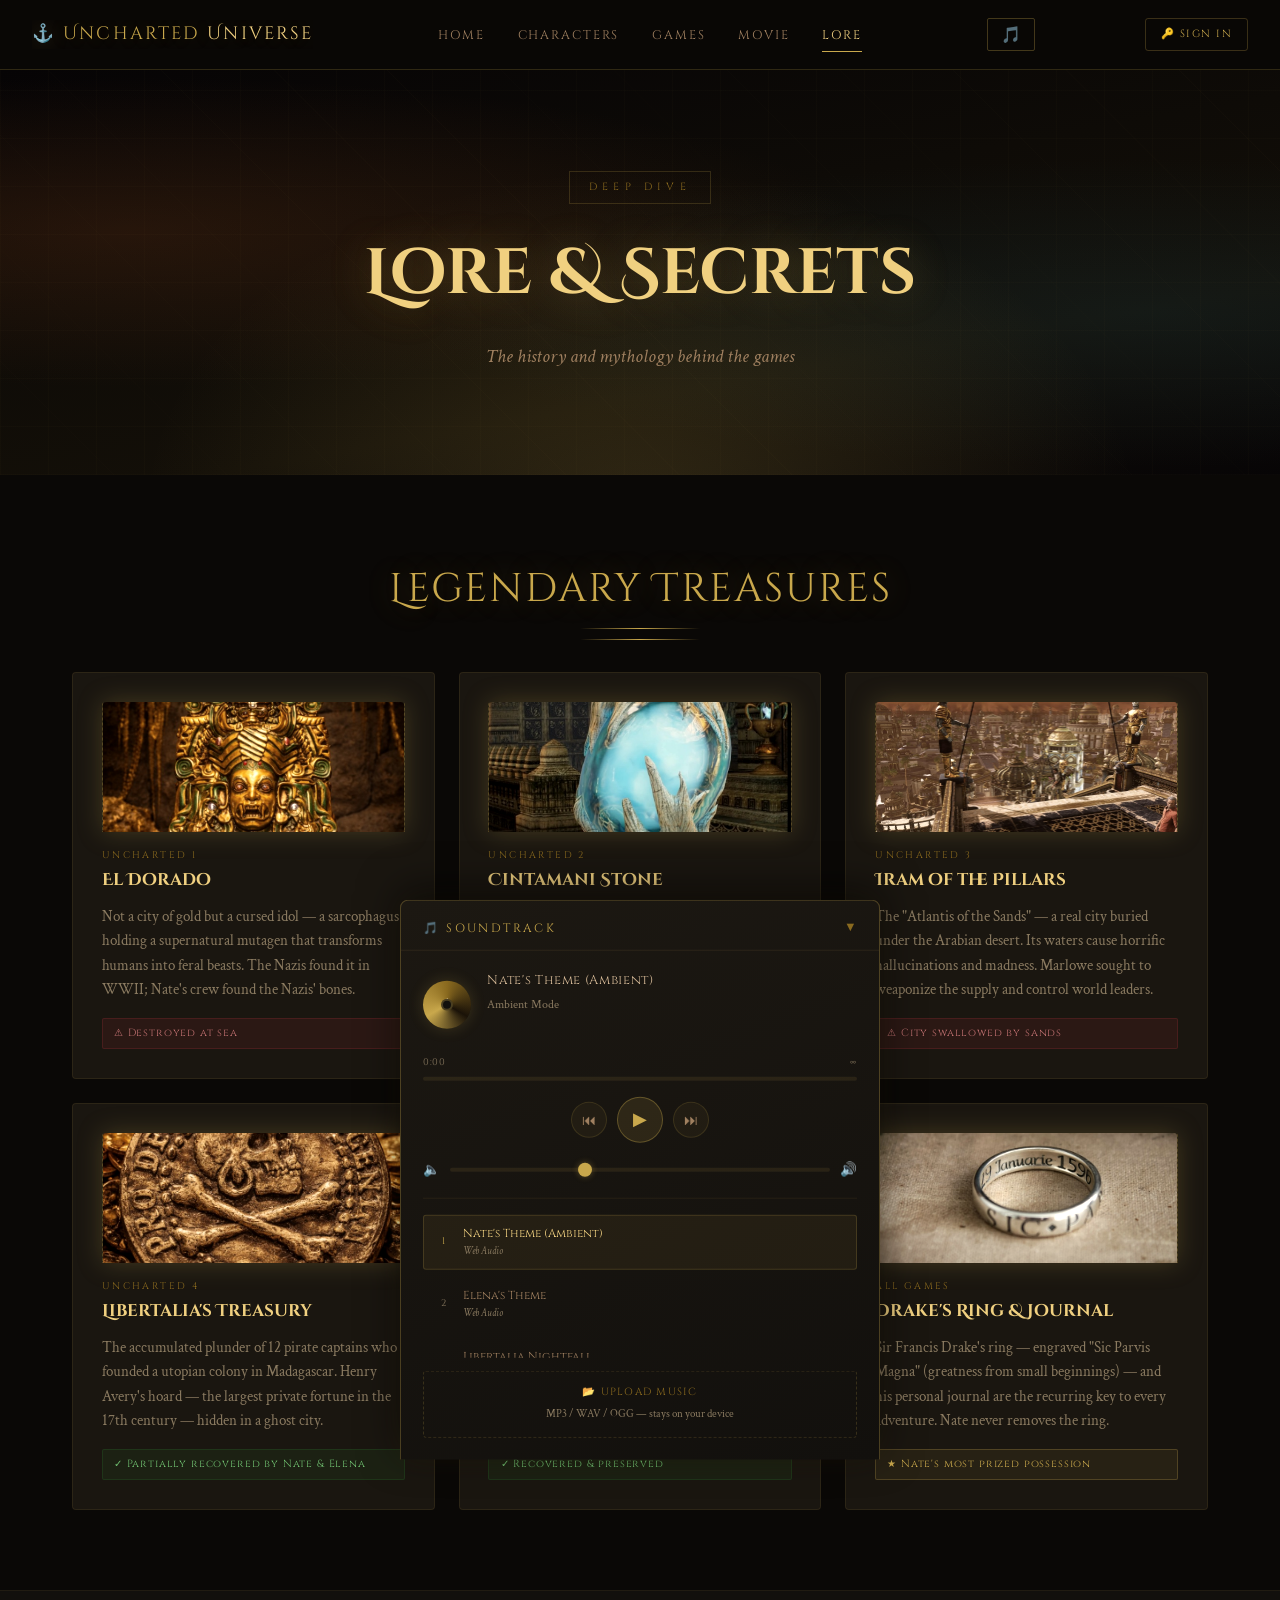
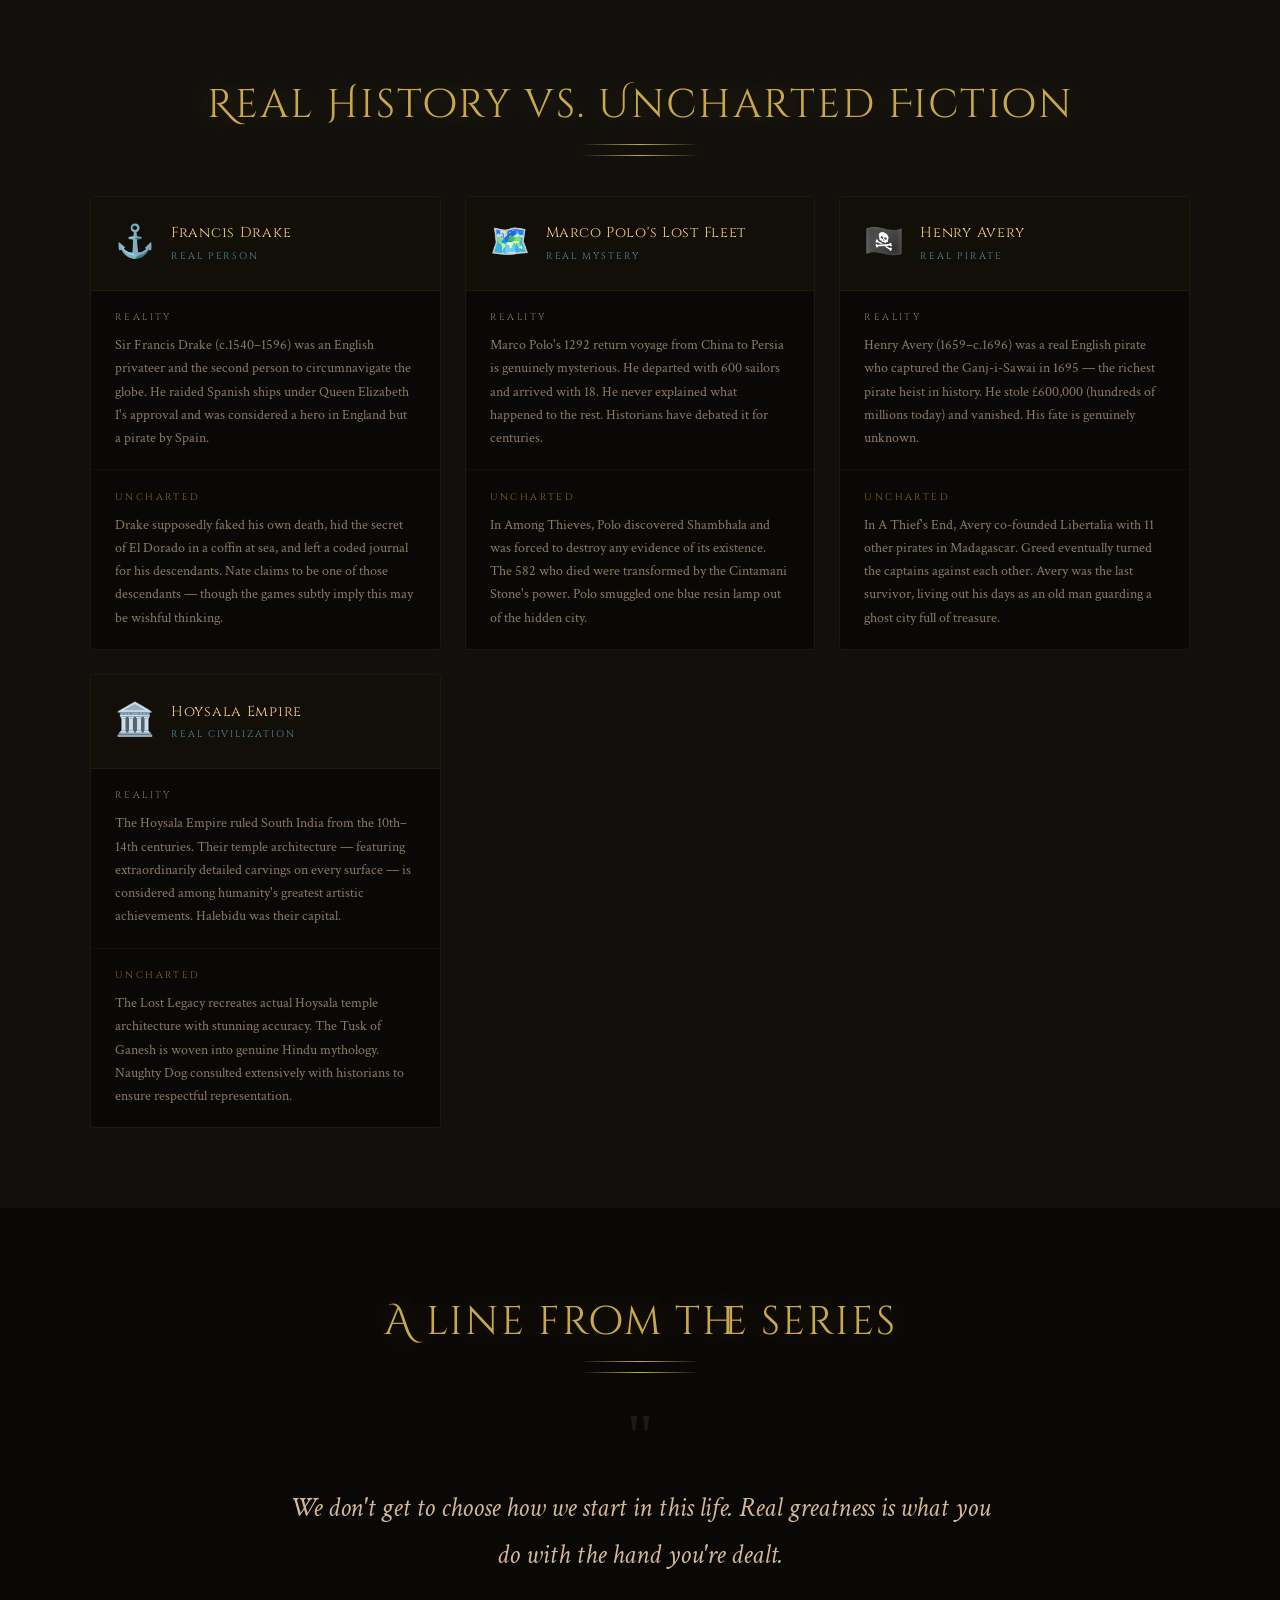
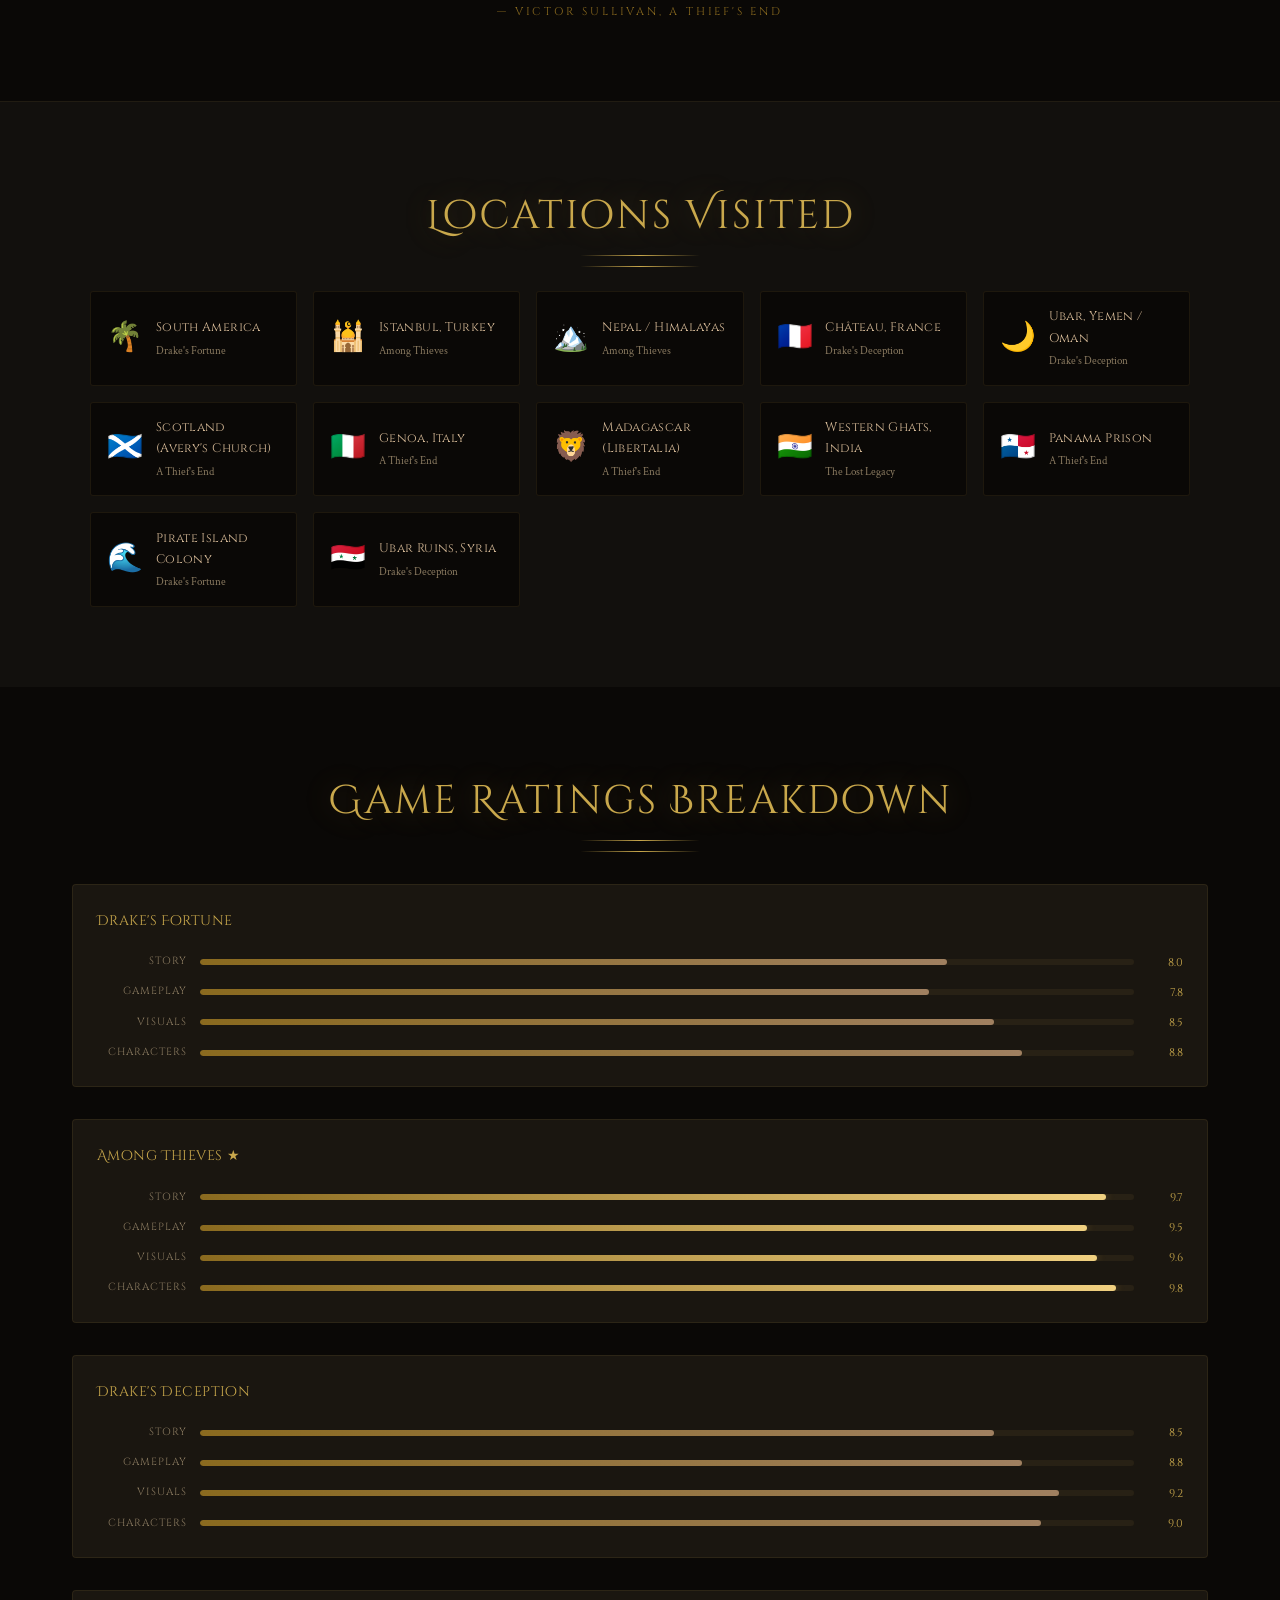
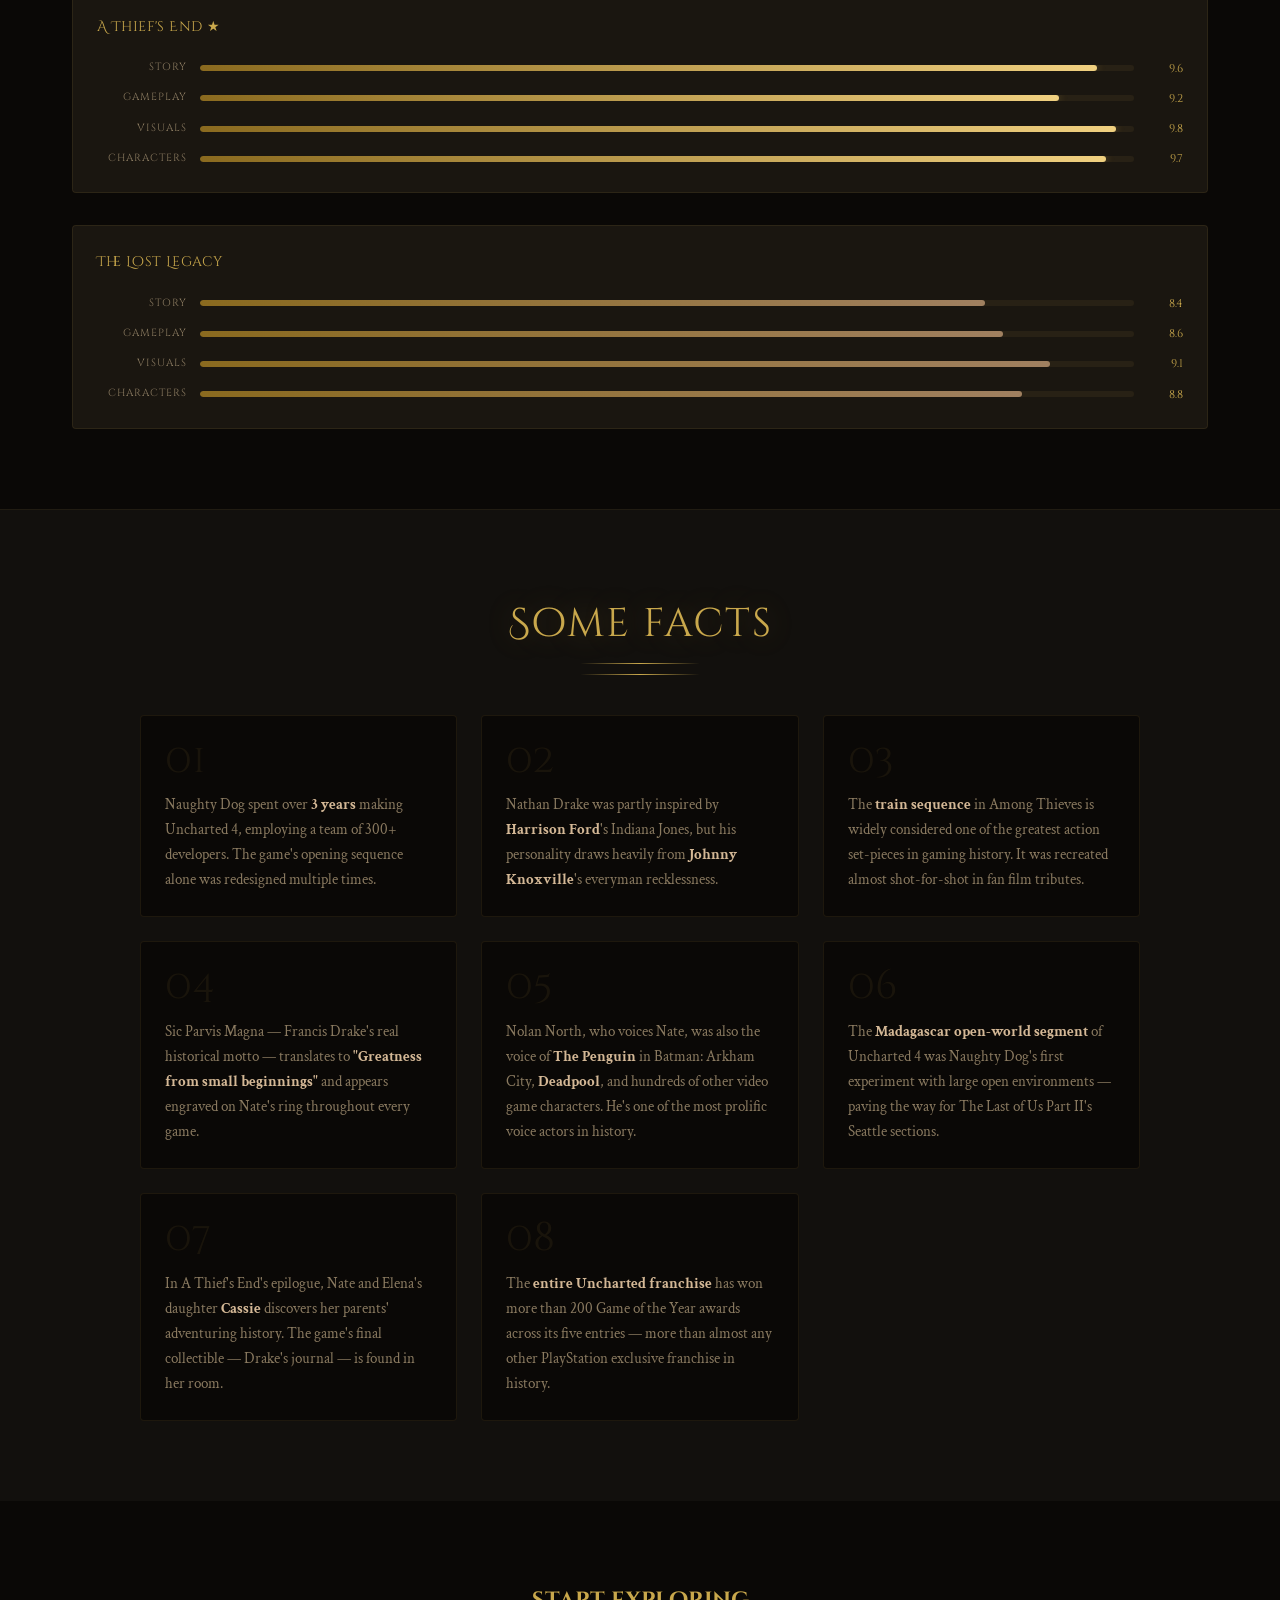
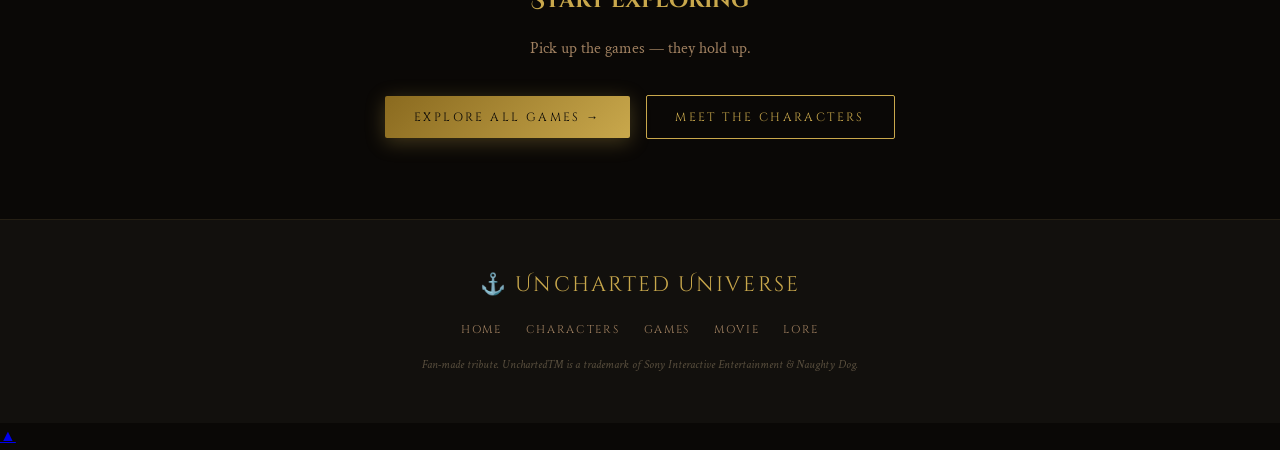
<file: lore.html>
<!DOCTYPE html>
<html lang="en">
<head>
  <meta charset="UTF-8" />
  <meta name="viewport" content="width=device-width, initial-scale=1.0" />
  <title>Lore — Uncharted Universe</title>
  <link rel="preconnect" href="https://fonts.googleapis.com">
  <link rel="preconnect" href="https://fonts.gstatic.com" crossorigin>
  <link rel="stylesheet" href="https://fonts.googleapis.com/css2?family=Cinzel+Decorative:wght@400;700;900&family=Cinzel:wght@400;600;700&family=Crimson+Text:ital,wght@0,400;0,600;1,400&display=swap">
  <link rel="stylesheet" href="style.css" />
  <link rel="icon" href="data:image/svg+xml,<svg xmlns='http://www.w3.org/2000/svg' viewBox='0 0 100 100'><text y='.9em' font-size='90'>🗺️</text></svg>" />
</head>
<body>


  <div id="scroll-progress"></div>

  <nav id="navbar">
    <a href="index.html" class="nav-brand">⚓ Uncharted <span>Universe</span></a>
    <ul class="nav-links">
      <li><a href="index.html">Home</a></li>
      <li><a href="characters.html">Characters</a></li>
      <li><a href="games.html">Games</a></li>
      <li><a href="movie.html">Movie</a></li>
      <li><a href="lore.html" class="active">Lore</a></li>
    </ul>
    <button class="nav-music-btn" title="Play music">🎵</button>
    <div class="hamburger"><span></span><span></span><span></span></div>
  </nav>
  <div class="mobile-menu">
    <a href="index.html">🏠 Home</a>
    <a href="characters.html">🧍 Characters</a>
    <a href="games.html">🗺️ Games</a>
    <a href="movie.html">🎬 Movie</a>
    <a href="lore.html">📜 Lore</a>
    <a href="login.html">🔑 Sign In</a>
  </div>

  <main class="page-content">

    <!-- Hero -->
    <div class="lore-hero">
      <div class="lore-hero-map"></div>
      <div class="lore-hero-content">
        <div class="lore-hero-badge">Deep dive</div>
        <h1 class="lore-hero-title">Lore &amp; Secrets</h1>
        <p class="lore-hero-sub">The history and mythology behind the games</p>
      </div>
    </div>

    <!-- ── TREASURES GALLERY ── -->
    <section class="section">
      <div class="section-title reveal">Legendary Treasures</div>
      <div class="section-divider reveal"></div>

      <div class="treasures-grid">

        <div class="treasure-card reveal" data-delay="0">
          <div class="treasure-card-icon">
            <div class="img-placeholder" data-label="el-dorado.jpg" style="width:100%;height:130px;min-height:unset;border-radius:3px 3px 0 0;">
             <img src="images/el-dorado.jpg" alt="El Dorado Idol" class="treasure-icon-img">
            </div>
            <!-- Replace with: <img src="images/el-dorado.jpg" alt="El Dorado Idol" class="treasure-icon-img"> -->
          </div>
          <div class="treasure-card-body">
            <div class="treasure-card-game">Uncharted 1</div>
            <h3 class="treasure-card-name">El Dorado</h3>
            <p class="treasure-card-desc">Not a city of gold but a cursed idol — a sarcophagus holding a supernatural mutagen that transforms humans into feral beasts. The Nazis found it in WWII; Nate's crew found the Nazis' bones.</p>
            <div class="treasure-card-status danger">⚠ Destroyed at sea</div>
          </div>
        </div>

        <div class="treasure-card reveal" data-delay="100">
          <div class="treasure-card-icon">
            <div class="img-placeholder" data-label="cintamani-stone.jpg" style="width:100%;height:130px;min-height:unset;border-radius:3px 3px 0 0;">
              <img src="images/cintamani-stone.jpg" alt="Cintamani Stone" class="treasure-icon-img">
            </div>
            <!-- Replace with: <img src="images/cintamani-stone.jpg" alt="Cintamani Stone" class="treasure-icon-img"> -->
          </div>
          <div class="treasure-card-body">
            <div class="treasure-card-game">Uncharted 2</div>
            <h3 class="treasure-card-name">Cintamani Stone</h3>
            <p class="treasure-card-desc">Believed to be a giant sapphire from Shambhala, the stone is actually solidified resin from the Tree of Life — granting superhuman strength and regeneration to those who drink its sap.</p>
            <div class="treasure-card-status danger">⚠ Tree destroyed, stone inert</div>
          </div>
        </div>

        <div class="treasure-card reveal" data-delay="200">
          <div class="treasure-card-icon">
            <div class="img-placeholder" data-label="iram-pillars.jpg" style="width:100%;height:130px;min-height:unset;border-radius:3px 3px 0 0;">
              <img src="images/iram-of-the-pillars.jpg" alt="Iram of the Pillars" class="treasure-icon-img">
            </div>
            <!-- Replace with: <img src="images/iram-pillars.jpg" alt="Iram of the Pillars" class="treasure-icon-img"> -->
          </div>
          <div class="treasure-card-body">
            <div class="treasure-card-game">Uncharted 3</div>
            <h3 class="treasure-card-name">Iram of the Pillars</h3>
            <p class="treasure-card-desc">The "Atlantis of the Sands" — a real city buried under the Arabian desert. Its waters cause horrific hallucinations and madness. Marlowe sought to weaponize the supply and control world leaders.</p>
            <div class="treasure-card-status danger">⚠ City swallowed by sands</div>
          </div>
        </div>

        <div class="treasure-card reveal" data-delay="300">
          <div class="treasure-card-icon">
            <div class="img-placeholder" data-label="libertalia.jpg" style="width:100%;height:130px;min-height:unset;border-radius:3px 3px 0 0;">
              <img src="images/libertalia-treasures.jpg" alt="Libertalia Treasury" class="treasure-icon-img">
            </div>
            <!-- Replace with: <img src="images/libertalia.jpg" alt="Libertalia Treasury" class="treasure-icon-img"> -->
          </div>
          <div class="treasure-card-body">
            <div class="treasure-card-game">Uncharted 4</div>
            <h3 class="treasure-card-name">Libertalia's Treasury</h3>
            <p class="treasure-card-desc">The accumulated plunder of 12 pirate captains who founded a utopian colony in Madagascar. Henry Avery's hoard — the largest private fortune in the 17th century — hidden in a ghost city.</p>
            <div class="treasure-card-status safe">✓ Partially recovered by Nate &amp; Elena</div>
          </div>
        </div>

        <div class="treasure-card reveal" data-delay="400">
          <div class="treasure-card-icon">
            <div class="img-placeholder" data-label="tusk-ganesh.jpg" style="width:100%;height:130px;min-height:unset;border-radius:3px 3px 0 0;">
             <img src="images/tusk-of-ganesh.jpg" alt="Tusk of Ganesh" class="treasure-icon-img">
            </div>
            <!-- Replace with: <img src="images/tusk-ganesh.jpg" alt="Tusk of Ganesh" class="treasure-icon-img"> -->
          </div>
          <div class="treasure-card-body">
            <div class="treasure-card-game">The Lost Legacy</div>
            <h3 class="treasure-card-name">Tusk of Ganesh</h3>
            <p class="treasure-card-desc">The broken tusk of the Hindu god Ganesh, used to write the Mahabharata. Hidden within the ruins of the Hoysala Empire in the Western Ghats of India. A national treasure and cultural symbol.</p>
            <div class="treasure-card-status safe">✓ Recovered &amp; preserved</div>
          </div>
        </div>

        <div class="treasure-card reveal" data-delay="500">
          <div class="treasure-card-icon">
            <div class="img-placeholder" data-label="drakes-ring.jpg" style="width:100%;height:130px;min-height:unset;border-radius:3px 3px 0 0;">
              <img src="images/drakes-ring.jpg" alt="Drake's Ring" class="treasure-icon-img">
            </div>
            <!-- Replace with: <img src="images/drakes-ring.jpg" alt="Drake's Ring" class="treasure-icon-img"> -->
          </div>
          <div class="treasure-card-body">
            <div class="treasure-card-game">All Games</div>
            <h3 class="treasure-card-name">Drake's Ring &amp; Journal</h3>
            <p class="treasure-card-desc">Sir Francis Drake's ring — engraved "Sic Parvis Magna" (greatness from small beginnings) — and his personal journal are the recurring key to every adventure. Nate never removes the ring.</p>
            <div class="treasure-card-status neutral">★ Nate's most prized possession</div>
          </div>
        </div>

      </div>
    </section>

    <!-- ── HISTORICAL REAL vs FICTION ── -->
    <section style="background:var(--dark-panel); padding:5rem 2rem; border-top:1px solid rgba(201,168,76,0.08);">
      <div style="max-width:1100px; margin:0 auto;">
        <div class="section-title reveal">Real History vs. Uncharted Fiction</div>
        <div class="section-divider reveal"></div>

        <div class="history-grid">

          <div class="history-card reveal" data-delay="0">
            <div class="history-card-header">
              <span class="history-icon">⚓</span>
              <div>
                <div class="history-name">Francis Drake</div>
                <div class="history-type real">Real Person</div>
              </div>
            </div>
            <div class="history-real">
              <div class="history-label">Reality</div>
              <p>Sir Francis Drake (c.1540–1596) was an English privateer and the second person to circumnavigate the globe. He raided Spanish ships under Queen Elizabeth I's approval and was considered a hero in England but a pirate by Spain.</p>
            </div>
            <div class="history-fiction">
              <div class="history-label fiction">Uncharted</div>
              <p>Drake supposedly faked his own death, hid the secret of El Dorado in a coffin at sea, and left a coded journal for his descendants. Nate claims to be one of those descendants — though the games subtly imply this may be wishful thinking.</p>
            </div>
          </div>

          <div class="history-card reveal" data-delay="100">
            <div class="history-card-header">
              <span class="history-icon">🗺️</span>
              <div>
                <div class="history-name">Marco Polo's Lost Fleet</div>
                <div class="history-type real">Real Mystery</div>
              </div>
            </div>
            <div class="history-real">
              <div class="history-label">Reality</div>
              <p>Marco Polo's 1292 return voyage from China to Persia is genuinely mysterious. He departed with 600 sailors and arrived with 18. He never explained what happened to the rest. Historians have debated it for centuries.</p>
            </div>
            <div class="history-fiction">
              <div class="history-label fiction">Uncharted</div>
              <p>In Among Thieves, Polo discovered Shambhala and was forced to destroy any evidence of its existence. The 582 who died were transformed by the Cintamani Stone's power. Polo smuggled one blue resin lamp out of the hidden city.</p>
            </div>
          </div>

          <div class="history-card reveal" data-delay="200">
            <div class="history-card-header">
              <span class="history-icon">🏴‍☠️</span>
              <div>
                <div class="history-name">Henry Avery</div>
                <div class="history-type real">Real Pirate</div>
              </div>
            </div>
            <div class="history-real">
              <div class="history-label">Reality</div>
              <p>Henry Avery (1659–c.1696) was a real English pirate who captured the Ganj-i-Sawai in 1695 — the richest pirate heist in history. He stole £600,000 (hundreds of millions today) and vanished. His fate is genuinely unknown.</p>
            </div>
            <div class="history-fiction">
              <div class="history-label fiction">Uncharted</div>
              <p>In A Thief's End, Avery co-founded Libertalia with 11 other pirates in Madagascar. Greed eventually turned the captains against each other. Avery was the last survivor, living out his days as an old man guarding a ghost city full of treasure.</p>
            </div>
          </div>

          <div class="history-card reveal" data-delay="300">
            <div class="history-card-header">
              <span class="history-icon">🏛️</span>
              <div>
                <div class="history-name">Hoysala Empire</div>
                <div class="history-type real">Real Civilization</div>
              </div>
            </div>
            <div class="history-real">
              <div class="history-label">Reality</div>
              <p>The Hoysala Empire ruled South India from the 10th–14th centuries. Their temple architecture — featuring extraordinarily detailed carvings on every surface — is considered among humanity's greatest artistic achievements. Halebidu was their capital.</p>
            </div>
            <div class="history-fiction">
              <div class="history-label fiction">Uncharted</div>
              <p>The Lost Legacy recreates actual Hoysala temple architecture with stunning accuracy. The Tusk of Ganesh is woven into genuine Hindu mythology. Naughty Dog consulted extensively with historians to ensure respectful representation.</p>
            </div>
          </div>

        </div>
      </div>
    </section>

    <!-- ── QUOTE ── -->
    <section class="section">
      <div class="section-title reveal">A line from the series</div>
      <div class="section-divider reveal"></div>
      <div class="reveal" style="max-width:700px; margin:2rem auto 0; text-align:center;">
        <div style="font-size:4rem; color:rgba(201,168,76,0.12); font-family:serif; line-height:1; margin-bottom:1rem;">"</div>
        <blockquote style="font-family:'Crimson Text',serif; font-style:italic; font-size:clamp(1.2rem,2.5vw,1.7rem); color:var(--parchment); line-height:1.7;">
          We don't get to choose how we start in this life. Real greatness is what you do with the hand you're dealt.
        </blockquote>
        <div style="font-family:'Cinzel',serif; color:var(--gold-dark); font-size:0.7rem; letter-spacing:0.25em; text-transform:uppercase; margin-top:1.5rem;">— Victor Sullivan, A Thief's End</div>
      </div>
    </section>

    <!-- ── LOCATIONS MAP ── -->
    <section style="background:var(--dark-panel); padding:5rem 2rem; border-top:1px solid rgba(201,168,76,0.08);">
      <div style="max-width:1100px; margin:0 auto;">
        <div class="section-title reveal">Locations Visited</div>
        <div class="section-divider reveal"></div>

        <!-- Treasure coin -->
        <div style="text-align:center; margin-bottom:1.5rem;">
        </div>

        <div class="locations-grid">
          <div class="location-item reveal" data-delay="0"><span class="location-flag">🌴</span><div><div class="location-name">South America</div><div class="location-game">Drake's Fortune</div></div></div>
          <div class="location-item reveal" data-delay="60"><span class="location-flag">🕌</span><div><div class="location-name">Istanbul, Turkey</div><div class="location-game">Among Thieves</div></div></div>
          <div class="location-item reveal" data-delay="120"><span class="location-flag">🏔️</span><div><div class="location-name">Nepal / Himalayas</div><div class="location-game">Among Thieves</div></div></div>
          <div class="location-item reveal" data-delay="180"><span class="location-flag">🇫🇷</span><div><div class="location-name">Château, France</div><div class="location-game">Drake's Deception</div></div></div>
          <div class="location-item reveal" data-delay="240"><span class="location-flag">🌙</span><div><div class="location-name">Ubar, Yemen / Oman</div><div class="location-game">Drake's Deception</div></div></div>
          <div class="location-item reveal" data-delay="300"><span class="location-flag">🏴󠁧󠁢󠁳󠁣󠁴󠁿</span><div><div class="location-name">Scotland (Avery's Church)</div><div class="location-game">A Thief's End</div></div></div>
          <div class="location-item reveal" data-delay="360"><span class="location-flag">🇮🇹</span><div><div class="location-name">Genoa, Italy</div><div class="location-game">A Thief's End</div></div></div>
          <div class="location-item reveal" data-delay="420"><span class="location-flag">🦁</span><div><div class="location-name">Madagascar (Libertalia)</div><div class="location-game">A Thief's End</div></div></div>
          <div class="location-item reveal" data-delay="480"><span class="location-flag">🇮🇳</span><div><div class="location-name">Western Ghats, India</div><div class="location-game">The Lost Legacy</div></div></div>
          <div class="location-item reveal" data-delay="540"><span class="location-flag">🇵🇦</span><div><div class="location-name">Panama Prison</div><div class="location-game">A Thief's End</div></div></div>
          <div class="location-item reveal" data-delay="600"><span class="location-flag">🌊</span><div><div class="location-name">Pirate Island Colony</div><div class="location-game">Drake's Fortune</div></div></div>
          <div class="location-item reveal" data-delay="660"><span class="location-flag">🇸🇾</span><div><div class="location-name">Ubar Ruins, Syria</div><div class="location-game">Drake's Deception</div></div></div>
        </div>
      </div>
    </section>

    <!-- ── RATINGS BARS ── -->
    <section class="section">
      <div class="section-title reveal">Game Ratings Breakdown</div>
      <div class="section-divider reveal"></div>

      <div class="ratings-wrap reveal">

        <div class="rating-row">
          <div class="rating-game-label">Drake's Fortune</div>
          <div class="rating-bars">
            <div class="rating-bar-wrap"><span class="rating-cat">Story</span><div class="rating-track"><div class="rating-fill" data-width="80"></div></div><span class="rating-num">8.0</span></div>
            <div class="rating-bar-wrap"><span class="rating-cat">Gameplay</span><div class="rating-track"><div class="rating-fill" data-width="78"></div></div><span class="rating-num">7.8</span></div>
            <div class="rating-bar-wrap"><span class="rating-cat">Visuals</span><div class="rating-track"><div class="rating-fill" data-width="85"></div></div><span class="rating-num">8.5</span></div>
            <div class="rating-bar-wrap"><span class="rating-cat">Characters</span><div class="rating-track"><div class="rating-fill" data-width="88"></div></div><span class="rating-num">8.8</span></div>
          </div>
        </div>

        <div class="rating-row">
          <div class="rating-game-label">Among Thieves ★</div>
          <div class="rating-bars">
            <div class="rating-bar-wrap"><span class="rating-cat">Story</span><div class="rating-track"><div class="rating-fill gold" data-width="97"></div></div><span class="rating-num">9.7</span></div>
            <div class="rating-bar-wrap"><span class="rating-cat">Gameplay</span><div class="rating-track"><div class="rating-fill gold" data-width="95"></div></div><span class="rating-num">9.5</span></div>
            <div class="rating-bar-wrap"><span class="rating-cat">Visuals</span><div class="rating-track"><div class="rating-fill gold" data-width="96"></div></div><span class="rating-num">9.6</span></div>
            <div class="rating-bar-wrap"><span class="rating-cat">Characters</span><div class="rating-track"><div class="rating-fill gold" data-width="98"></div></div><span class="rating-num">9.8</span></div>
          </div>
        </div>

        <div class="rating-row">
          <div class="rating-game-label">Drake's Deception</div>
          <div class="rating-bars">
            <div class="rating-bar-wrap"><span class="rating-cat">Story</span><div class="rating-track"><div class="rating-fill" data-width="85"></div></div><span class="rating-num">8.5</span></div>
            <div class="rating-bar-wrap"><span class="rating-cat">Gameplay</span><div class="rating-track"><div class="rating-fill" data-width="88"></div></div><span class="rating-num">8.8</span></div>
            <div class="rating-bar-wrap"><span class="rating-cat">Visuals</span><div class="rating-track"><div class="rating-fill" data-width="92"></div></div><span class="rating-num">9.2</span></div>
            <div class="rating-bar-wrap"><span class="rating-cat">Characters</span><div class="rating-track"><div class="rating-fill" data-width="90"></div></div><span class="rating-num">9.0</span></div>
          </div>
        </div>

        <div class="rating-row">
          <div class="rating-game-label">A Thief's End ★</div>
          <div class="rating-bars">
            <div class="rating-bar-wrap"><span class="rating-cat">Story</span><div class="rating-track"><div class="rating-fill gold" data-width="96"></div></div><span class="rating-num">9.6</span></div>
            <div class="rating-bar-wrap"><span class="rating-cat">Gameplay</span><div class="rating-track"><div class="rating-fill gold" data-width="92"></div></div><span class="rating-num">9.2</span></div>
            <div class="rating-bar-wrap"><span class="rating-cat">Visuals</span><div class="rating-track"><div class="rating-fill gold" data-width="98"></div></div><span class="rating-num">9.8</span></div>
            <div class="rating-bar-wrap"><span class="rating-cat">Characters</span><div class="rating-track"><div class="rating-fill gold" data-width="97"></div></div><span class="rating-num">9.7</span></div>
          </div>
        </div>

        <div class="rating-row">
          <div class="rating-game-label">The Lost Legacy</div>
          <div class="rating-bars">
            <div class="rating-bar-wrap"><span class="rating-cat">Story</span><div class="rating-track"><div class="rating-fill" data-width="84"></div></div><span class="rating-num">8.4</span></div>
            <div class="rating-bar-wrap"><span class="rating-cat">Gameplay</span><div class="rating-track"><div class="rating-fill" data-width="86"></div></div><span class="rating-num">8.6</span></div>
            <div class="rating-bar-wrap"><span class="rating-cat">Visuals</span><div class="rating-track"><div class="rating-fill" data-width="91"></div></div><span class="rating-num">9.1</span></div>
            <div class="rating-bar-wrap"><span class="rating-cat">Characters</span><div class="rating-track"><div class="rating-fill" data-width="88"></div></div><span class="rating-num">8.8</span></div>
          </div>
        </div>

      </div>
    </section>

    <!-- ── FUN FACTS ── -->
    <section style="background:var(--dark-panel); padding:5rem 2rem; border-top:1px solid rgba(201,168,76,0.08);">
      <div style="max-width:1000px; margin:0 auto;">
        <div class="section-title reveal">Some facts</div>
        <div class="section-divider reveal"></div>

        <div class="facts-grid">
          <div class="fact-card reveal" data-delay="0">
            <div class="fact-num">01</div>
            <p>Naughty Dog spent over <strong>3 years</strong> making Uncharted 4, employing a team of 300+ developers. The game's opening sequence alone was redesigned multiple times.</p>
          </div>
          <div class="fact-card reveal" data-delay="80">
            <div class="fact-num">02</div>
            <p>Nathan Drake was partly inspired by <strong>Harrison Ford</strong>'s Indiana Jones, but his personality draws heavily from <strong>Johnny Knoxville</strong>'s everyman recklessness.</p>
          </div>
          <div class="fact-card reveal" data-delay="160">
            <div class="fact-num">03</div>
            <p>The <strong>train sequence</strong> in Among Thieves is widely considered one of the greatest action set-pieces in gaming history. It was recreated almost shot-for-shot in fan film tributes.</p>
          </div>
          <div class="fact-card reveal" data-delay="240">
            <div class="fact-num">04</div>
            <p>Sic Parvis Magna — Francis Drake's real historical motto — translates to <strong>"Greatness from small beginnings"</strong> and appears engraved on Nate's ring throughout every game.</p>
          </div>
          <div class="fact-card reveal" data-delay="320">
            <div class="fact-num">05</div>
            <p>Nolan North, who voices Nate, was also the voice of <strong>The Penguin</strong> in Batman: Arkham City, <strong>Deadpool</strong>, and hundreds of other video game characters. He's one of the most prolific voice actors in history.</p>
          </div>
          <div class="fact-card reveal" data-delay="400">
            <div class="fact-num">06</div>
            <p>The <strong>Madagascar open-world segment</strong> of Uncharted 4 was Naughty Dog's first experiment with large open environments — paving the way for The Last of Us Part II's Seattle sections.</p>
          </div>
          <div class="fact-card reveal" data-delay="480">
            <div class="fact-num">07</div>
            <p>In A Thief's End's epilogue, Nate and Elena's daughter <strong>Cassie</strong> discovers her parents' adventuring history. The game's final collectible — Drake's journal — is found in her room.</p>
          </div>
          <div class="fact-card reveal" data-delay="560">
            <div class="fact-num">08</div>
            <p>The <strong>entire Uncharted franchise</strong> has won more than 200 Game of the Year awards across its five entries — more than almost any other PlayStation exclusive franchise in history.</p>
          </div>
        </div>
      </div>
    </section>

    <section style="padding:5rem 2rem; text-align:center;">
      <div class="reveal">
        <h3 style="font-family:'Cinzel Decorative',serif; color:var(--gold); font-size:1.4rem; margin-bottom:1rem;">Start exploring</h3>
        <p style="color:var(--parchment-dark); max-width:500px; margin:0 auto 2rem;">Pick up the games — they hold up.</p>
        <a href="games.html" class="btn btn-gold">Explore All Games →</a>
        &nbsp;&nbsp;
        <a href="characters.html" class="btn btn-outline">Meet the Characters</a>
      </div>
    </section>

  </main>

  <footer>
    <div class="footer-logo">⚓ Uncharted Universe</div>
    <div class="footer-links">
      <a href="index.html">Home</a>
      <a href="characters.html">Characters</a>
      <a href="games.html">Games</a>
      <a href="movie.html">Movie</a>
      <a href="lore.html" class="active">Lore</a>
    </div>
    <p class="footer-disclaimer">Fan-made tribute. Uncharted™ is a trademark of Sony Interactive Entertainment & Naughty Dog.</p>
  </footer>

  <script src="main.js"></script>
</body>
</html>
</file>
<file: style.css>
/* ============================================
   UNCHARTED UNIVERSE - Main Stylesheet
   PS4/Adventure Theme - Gold, Dark, Parchment
   ============================================ */

/* ---- CSS Variables ---- */
:root {
  --gold: #c9a84c;
  --gold-light: #f0d080;
  --gold-dark: #8a6a1f;
  --dark-bg: #0a0806;
  --dark-panel: #12100d;
  --dark-card: #1a1610;
  --parchment: #d4b896;
  --parchment-dark: #a08060;
  --text-light: #e8d9c0;
  --text-muted: #8a7a60;
  --accent-blue: #4a8fa8;
  --danger-red: #8b2e2e;
  --shadow-gold: rgba(201, 168, 76, 0.3);
  --shadow-dark: rgba(0,0,0,0.8);
  --navbar-height: 70px;
}

/* ---- Reset & Base ---- */
*, *::before, *::after { box-sizing: border-box; margin: 0; padding: 0; }

html { scroll-behavior: smooth; font-size: 16px; }

body {
  background-color: var(--dark-bg);
  color: var(--text-light);
  font-family: 'Crimson Text', Georgia, serif;
  line-height: 1.7;
  overflow-x: hidden;
}

/* ---- Scroll Progress ---- */
#scroll-progress {
  position: fixed;
  top: var(--navbar-height);
  left: 0;
  height: 3px;
  background: linear-gradient(90deg, var(--gold-dark), var(--gold-light));
  z-index: 1000;
  width: 0%;
  transition: width 0.1s linear;
}

/* ---- Section backgrounds ---- */
/* Parchment texture overlay for dark panels */
.dark-texture {
  position: relative;
}
.dark-texture::before {
  content: '';
  position: absolute; inset: 0;
  background-image:
    url("data:image/svg+xml,%3Csvg xmlns='http://www.w3.org/2000/svg' width='4' height='4'%3E%3Crect width='1' height='1' x='0' y='0' fill='rgba(201,168,76,0.015)'/%3E%3Crect width='1' height='1' x='2' y='2' fill='rgba(201,168,76,0.015)'/%3E%3C/svg%3E");
  pointer-events: none;
  z-index: 0;
}

/* img-placeholder inside char-img-wrap fills the full area */
.char-img-wrap .img-placeholder {
  position: absolute;
  inset: 0;
  min-height: unset;
  width: 100%;
  height: 100%;
  border: none;
}

/* ---- NAVBAR ---- */
nav#navbar {
  position: fixed;
  top: 0; left: 0; right: 0;
  height: var(--navbar-height);
  background: rgba(10, 8, 6, 0.95);
  backdrop-filter: blur(12px);
  border-bottom: 1px solid rgba(201,168,76,0.2);
  display: flex;
  align-items: center;
  justify-content: space-between;
  padding: 0 2rem;
  z-index: 800;
  transition: background 0.3s;
}
nav#navbar.scrolled {
  background: rgba(10, 8, 6, 0.98);
  border-bottom-color: rgba(201,168,76,0.4);
  box-shadow: 0 4px 30px rgba(0,0,0,0.5);
}

.nav-brand {
  font-family: 'Cinzel Decorative', serif;
  font-size: 1.1rem;
  color: var(--gold);
  text-decoration: none;
  letter-spacing: 0.12em;
  text-shadow: 0 0 20px var(--shadow-gold);
  flex-shrink: 0;
}
.nav-brand span { color: var(--gold-light); }

.nav-links {
  display: flex;
  align-items: center;
  gap: 0.25rem;
  list-style: none;
}
.nav-links a {
  font-family: 'Cinzel', serif;
  font-size: 0.78rem;
  color: var(--parchment-dark);
  text-decoration: none;
  letter-spacing: 0.15em;
  text-transform: uppercase;
  padding: 0.5rem 0.9rem;
  border-radius: 2px;
  transition: color 0.3s, background 0.3s;
  position: relative;
}
.nav-links a::after {
  content: '';
  position: absolute;
  bottom: 0; left: 50%; right: 50%;
  height: 1px;
  background: var(--gold);
  transition: left 0.3s, right 0.3s;
}
.nav-links a:hover, .nav-links a.active {
  color: var(--gold-light);
}
.nav-links a:hover::after, .nav-links a.active::after {
  left: 0.9rem; right: 0.9rem;
}

.nav-music-btn {
  background: none;
  border: 1px solid rgba(201,168,76,0.3);
  color: var(--gold);
  cursor: pointer;
  padding: 0.4rem 0.8rem;
  border-radius: 2px;
  font-size: 1rem;
  transition: all 0.3s;
  flex-shrink: 0;
}
.nav-music-btn:hover {
  background: rgba(201,168,76,0.1);
  border-color: var(--gold);
}

.hamburger {
  display: none;
  flex-direction: column;
  gap: 5px;
  cursor: pointer;
  padding: 5px;
}
.hamburger span {
  display: block; width: 24px; height: 2px;
  background: var(--gold);
  transition: all 0.3s;
  border-radius: 1px;
}
.hamburger.open span:nth-child(1) { transform: translateY(7px) rotate(45deg); }
.hamburger.open span:nth-child(2) { opacity: 0; }
.hamburger.open span:nth-child(3) { transform: translateY(-7px) rotate(-45deg); }

.mobile-menu {
  display: none;
  position: fixed;
  top: var(--navbar-height); left: 0; right: 0;
  background: rgba(10,8,6,0.98);
  border-bottom: 1px solid rgba(201,168,76,0.2);
  padding: 1.5rem 2rem;
  z-index: 799;
  flex-direction: column;
  gap: 1rem;
}
.mobile-menu.open { display: flex; }
.mobile-menu a {
  font-family: 'Cinzel', serif;
  font-size: 0.9rem;
  color: var(--parchment-dark);
  text-decoration: none;
  letter-spacing: 0.15em;
  text-transform: uppercase;
  padding: 0.5rem 0;
  border-bottom: 1px solid rgba(201,168,76,0.1);
  transition: color 0.3s;
}
.mobile-menu a:hover { color: var(--gold); }

/* ---- Page Wrapper ---- */
.page-content {
  padding-top: var(--navbar-height);
  min-height: 100vh;
}

/* ---- Section Utility ---- */
.section {
  padding: 5rem 2rem;
  max-width: 1200px;
  margin: 0 auto;
}
.section-full { padding: 5rem 0; }

.section-title {
  font-family: 'Cinzel Decorative', serif;
  font-size: clamp(1.6rem, 4vw, 2.5rem);
  color: var(--gold);
  text-align: center;
  margin-bottom: 0.5rem;
  text-shadow: 0 0 30px var(--shadow-gold);
  letter-spacing: 0.05em;
}
.section-subtitle {
  font-family: 'Cinzel', serif;
  font-size: 0.8rem;
  color: var(--parchment-dark);
  text-align: center;
  letter-spacing: 0.4em;
  text-transform: uppercase;
  margin-bottom: 3.5rem;
}
.section-divider {
  width: 120px;
  height: 1px;
  background: linear-gradient(90deg, transparent, var(--gold), transparent);
  margin: 1rem auto 0.5rem;
}


/* ---- Buttons ---- */
.btn {
  display: inline-block;
  font-family: 'Cinzel', serif;
  font-size: 0.75rem;
  letter-spacing: 0.2em;
  text-transform: uppercase;
  padding: 0.7rem 1.8rem;
  border-radius: 2px;
  cursor: pointer;
  text-decoration: none;
  transition: all 0.3s;
  border: none;
}
.btn-gold {
  background: linear-gradient(135deg, var(--gold-dark), var(--gold));
  color: var(--dark-bg);
  box-shadow: 0 4px 20px rgba(201,168,76,0.3);
}
.btn-gold:hover {
  background: linear-gradient(135deg, var(--gold), var(--gold-light));
  box-shadow: 0 6px 30px rgba(201,168,76,0.5);
  transform: translateY(-2px);
}
.btn-outline {
  background: transparent;
  color: var(--gold);
  border: 1px solid var(--gold);
}
.btn-outline:hover {
  background: rgba(201,168,76,0.1);
  box-shadow: 0 0 20px var(--shadow-gold);
}

/* ---- Scroll Animations ---- */
.reveal {
  opacity: 0;
  transform: translateY(22px);
  transition: opacity 0.65s cubic-bezier(0.16, 1, 0.3, 1), transform 0.65s cubic-bezier(0.16, 1, 0.3, 1);
}
.reveal.visible { opacity: 1; transform: translateY(0); }
/* Keep fade-in/left/right as aliases for lore page backward compat */
.fade-in, .fade-left, .fade-right { opacity: 0; transform: translateY(22px); transition: opacity 0.65s cubic-bezier(0.16,1,0.3,1), transform 0.65s cubic-bezier(0.16,1,0.3,1); }
.fade-in.visible, .fade-left.visible, .fade-right.visible { opacity: 1; transform: translateY(0); }

/* ============================================
   HOME PAGE
   ============================================ */

/* Hero */
.hero {
  position: relative;
  height: 100vh;
  min-height: 600px;
  display: flex;
  align-items: center;
  justify-content: center;
  text-align: center;
  overflow: hidden;
}
.hero-bg {
  position: absolute; inset: 0;
  z-index: 0;
  /* Cinematic layered background — mimics the Uncharted 4 title screen feel */
  background:
    /* Atmospheric vignette */
    radial-gradient(ellipse at 50% 100%, rgba(0,0,0,0.7) 0%, transparent 70%),
    /* Deep red dramatic bloom — like Libertalia */
    radial-gradient(ellipse at 25% 65%, rgba(120, 30, 20, 0.35) 0%, transparent 55%),
    /* Gold god-ray from upper right */
    radial-gradient(ellipse at 80% 10%, rgba(180, 130, 40, 0.22) 0%, transparent 50%),
    /* Teal depth */
    radial-gradient(ellipse at 60% 80%, rgba(30, 70, 80, 0.18) 0%, transparent 45%),
    /* Base dark gradient */
    linear-gradient(170deg, #07050a 0%, #0d0b08 30%, #120e06 60%, #0a0805 100%);
  background-size: cover;
  /* Slow breathing pulse */
  animation: hero-breathe 12s ease-in-out infinite;
}

/* If user adds a background image */
.hero-bg[style*="background-image"] {
  background-blend-mode: multiply;
}

@keyframes hero-breathe {
  0%,100% {
    background:
      radial-gradient(ellipse at 50% 100%, rgba(0,0,0,0.7) 0%, transparent 70%),
      radial-gradient(ellipse at 25% 65%, rgba(120, 30, 20, 0.35) 0%, transparent 55%),
      radial-gradient(ellipse at 80% 10%, rgba(180, 130, 40, 0.22) 0%, transparent 50%),
      radial-gradient(ellipse at 60% 80%, rgba(30, 70, 80, 0.18) 0%, transparent 45%),
      linear-gradient(170deg, #07050a 0%, #0d0b08 30%, #120e06 60%, #0a0805 100%);
  }
  50% {
    background:
      radial-gradient(ellipse at 50% 100%, rgba(0,0,0,0.6) 0%, transparent 70%),
      radial-gradient(ellipse at 30% 60%, rgba(140, 40, 25, 0.42) 0%, transparent 60%),
      radial-gradient(ellipse at 75% 15%, rgba(200, 150, 50, 0.28) 0%, transparent 55%),
      radial-gradient(ellipse at 55% 75%, rgba(40, 90, 100, 0.22) 0%, transparent 50%),
      linear-gradient(170deg, #050309 0%, #0f0c07 30%, #15100a 60%, #080604 100%);
  }
}
.hero-map-overlay {
  position: absolute; inset: 0;
  z-index: 1;
  /* Animated treasure map grid + diagonal lines */
  background-image:
    repeating-linear-gradient(0deg,   rgba(201,168,76,0.025) 0px, transparent 1px, transparent 70px),
    repeating-linear-gradient(90deg,  rgba(201,168,76,0.025) 0px, transparent 1px, transparent 70px),
    repeating-linear-gradient(45deg,  rgba(201,168,76,0.012) 0px, transparent 1px, transparent 100px),
    repeating-linear-gradient(-45deg, rgba(201,168,76,0.012) 0px, transparent 1px, transparent 100px);
  background-position: 0 0;
  animation: map-grid-drift 30s linear infinite;
}
@keyframes map-grid-drift {
  from { background-position: 0 0, 0 0, 0 0, 0 0; }
  to   { background-position: 70px 70px, 70px 70px, 100px 100px, -100px 100px; }
}
.hero-particles { position: absolute; inset: 0; z-index: 2; pointer-events: none; }

/* Cinematic god-ray — light shaft from upper right */
.hero-godray {
  position: absolute;
  top: -20%;
  right: 5%;
  width: 3px;
  height: 120%;
  background: linear-gradient(180deg, rgba(220,175,70,0.35) 0%, rgba(220,175,70,0.08) 50%, transparent 100%);
  transform: rotate(-15deg);
  transform-origin: top center;
  filter: blur(18px);
  z-index: 1;
  animation: ray-flicker 8s ease-in-out infinite;
  pointer-events: none;
}
.hero-godray::before {
  content: '';
  position: absolute;
  top: 0; left: -30px;
  width: 60px; height: 100%;
  background: linear-gradient(180deg, rgba(220,175,70,0.18) 0%, transparent 60%);
  filter: blur(30px);
}
@keyframes ray-flicker {
  0%,100% { opacity: 0.7; transform: rotate(-15deg) scaleX(1); }
  25%      { opacity: 1;   transform: rotate(-14deg) scaleX(1.3); }
  50%      { opacity: 0.5; transform: rotate(-16deg) scaleX(0.8); }
  75%      { opacity: 0.9; transform: rotate(-13deg) scaleX(1.1); }
}
.particle {
  position: absolute;
  width: 2px; height: 2px;
  border-radius: 50%;
  background: var(--gold);
  animation: float-particle linear infinite;
  opacity: 0;
}
@keyframes float-particle {
  0% { transform: translateY(100vh) translateX(0); opacity: 0; }
  10% { opacity: 0.6; }
  90% { opacity: 0.3; }
  100% { transform: translateY(-20vh) translateX(40px); opacity: 0; }
}

.hero-content {
  position: relative; z-index: 3;
  max-width: 900px;
  padding: 0 2rem;
}
.hero-badge {
  display: inline-block;
  font-family: 'Cinzel', serif;
  font-size: 0.7rem;
  letter-spacing: 0.5em;
  color: var(--gold-dark);
  text-transform: uppercase;
  margin-bottom: 1.5rem;
  border: 1px solid rgba(201,168,76,0.3);
  padding: 0.4rem 1.2rem;
  border-radius: 1px;
  animation: fadeInDown 0.5s ease 0s both;
}
.hero-title {
  font-family: 'Cinzel Decorative', serif;
  font-size: clamp(2.5rem, 8vw, 6rem);
  font-weight: 900;
  color: var(--gold-light);
  line-height: 1.05;
  text-shadow:
    0 0 80px rgba(201,168,76,0.5),
    0 0 30px rgba(201,168,76,0.3),
    0 4px 40px rgba(0,0,0,0.9);
  animation: title-rise 0.7s cubic-bezier(0.16, 1, 0.3, 1) 0.1s both;
  letter-spacing: 0.03em;
}
@keyframes title-rise {
  from { opacity: 0; transform: translateY(40px) scale(0.96); filter: blur(8px); }
  to   { opacity: 1; transform: translateY(0)    scale(1);    filter: blur(0); }
}
.hero-title .title-accent { color: var(--gold); display: block; font-size: 0.55em; letter-spacing: 0.25em; }
.hero-tagline {
  font-family: 'Crimson Text', serif;
  font-style: italic;
  font-size: clamp(1rem, 2.5vw, 1.4rem);
  color: var(--parchment);
  margin: 1.5rem 0 2.5rem;
  animation: fadeInUp 0.6s ease 0.25s both;
  opacity: 0.9;
}
.hero-cta {
  display: flex;
  gap: 1rem;
  justify-content: center;
  flex-wrap: wrap;
  animation: fadeInUp 0.6s ease 0.4s both;
}
.hero-scroll-hint {
  position: absolute;
  bottom: 2rem; left: 50%;
  transform: translateX(-50%);
  z-index: 3;
  display: flex;
  flex-direction: column;
  align-items: center;
  gap: 0.5rem;
  animation: bounce 2s ease infinite;
}
.hero-scroll-hint span {
  font-family: 'Cinzel', serif;
  font-size: 0.65rem;
  letter-spacing: 0.3em;
  color: var(--gold-dark);
  text-transform: uppercase;
}
.scroll-arrow { color: var(--gold); font-size: 1.2rem; }

@keyframes fadeInUp { from { opacity:0; transform: translateY(30px); } to { opacity:1; transform: translateY(0); } }
@keyframes fadeInDown { from { opacity:0; transform: translateY(-20px); } to { opacity:1; transform: translateY(0); } }
@keyframes bounce { 0%,100% { transform: translateX(-50%) translateY(0); } 50% { transform: translateX(-50%) translateY(-8px); } }

/* About Strip */
.about-strip {
  background: var(--dark-panel);
  border-top: 1px solid rgba(201,168,76,0.1);
  border-bottom: 1px solid rgba(201,168,76,0.1);
  padding: 4rem 2rem;
  text-align: center;
}
.about-strip p {
  max-width: 750px;
  margin: 0 auto;
  font-size: 1.2rem;
  color: var(--parchment);
  line-height: 1.9;
}
.about-strip strong { color: var(--gold); font-weight: 600; }

/* Stats Bar */
.stats-bar {
  display: flex;
  justify-content: center;
  gap: 0;
  flex-wrap: wrap;
  background: linear-gradient(135deg, var(--dark-panel), #1c1812);
  border-bottom: 1px solid rgba(201,168,76,0.1);
}
.stat-item {
  padding: 2.5rem 3rem;
  text-align: center;
  border-right: 1px solid rgba(201,168,76,0.1);
  flex: 1;
  min-width: 140px;
}
.stat-item:last-child { border-right: none; }
.stat-number {
  font-family: 'Cinzel Decorative', serif;
  font-size: clamp(1.8rem, 4vw, 2.8rem);
  color: var(--gold);
  display: block;
  text-shadow: 0 0 24px rgba(201,168,76,0.45), 0 0 8px rgba(201,168,76,0.2);
  transition: text-shadow 0.4s;
}
.stat-item:hover .stat-number {
  text-shadow: 0 0 40px rgba(201,168,76,0.7), 0 0 16px rgba(201,168,76,0.4);
}
.stat-label {
  font-family: 'Cinzel', serif;
  font-size: 0.7rem;
  letter-spacing: 0.2em;
  text-transform: uppercase;
  color: var(--text-muted);
  margin-top: 0.3rem;
  display: block;
}

/* Feature Cards */
.feature-grid {
  display: grid;
  grid-template-columns: repeat(auto-fit, minmax(260px, 1fr));
  gap: 1.5rem;
  margin-top: 3rem;
}
.feature-card {
  background: var(--dark-card);
  border: 1px solid rgba(201,168,76,0.1);
  padding: 2rem;
  border-radius: 3px;
  transition: all 0.3s;
  position: relative;
  overflow: hidden;
  text-decoration: none;
  color: inherit;
  display: block;
}
.feature-card::before {
  content: '';
  position: absolute;
  top: 0; left: 0; right: 0;
  height: 2px;
  background: linear-gradient(90deg, transparent, var(--gold-light), var(--gold), transparent);
  transform: scaleX(0);
  transition: transform 0.5s cubic-bezier(0.16, 1, 0.3, 1);
}
.feature-card::after {
  content: '';
  position: absolute;
  inset: 0;
  background: radial-gradient(ellipse at 50% 0%, rgba(201,168,76,0.06) 0%, transparent 60%);
  opacity: 0;
  transition: opacity 0.4s;
  pointer-events: none;
  border-radius: inherit;
}
.feature-card:hover::after { opacity: 1; }
.feature-card:hover { border-color: rgba(201,168,76,0.4); transform: translateY(-4px); box-shadow: 0 10px 40px rgba(0,0,0,0.5), 0 0 20px var(--shadow-gold); }
.feature-card:hover::before { transform: scaleX(1); }
.feature-icon { font-size: 2.5rem; margin-bottom: 1rem; display: block; }
.feature-card h3 { font-family: 'Cinzel', serif; font-size: 1rem; color: var(--gold); letter-spacing: 0.1em; margin-bottom: 0.7rem; }
.feature-card p { font-size: 0.95rem; color: var(--text-muted); line-height: 1.6; }

/* Treasure Hunt Home */
.treasure-hint {
  position: fixed;
  bottom: 2rem;
  right: 2rem;
  background: rgba(201,168,76,0.1);
  border: 1px solid rgba(201,168,76,0.3);
  color: var(--gold);
  padding: 0.7rem 1.2rem;
  border-radius: 2px;
  font-family: 'Cinzel', serif;
  font-size: 0.7rem;
  letter-spacing: 0.1em;
  cursor: pointer;
  z-index: 500;
  animation: fadeInUp 1s ease 3s both;
  transition: all 0.3s;
}
.treasure-hint:hover { background: rgba(201,168,76,0.2); }

/* ============================================
   CHARACTERS PAGE
   ============================================ */
.characters-hero {
  height: 40vh;
  min-height: 300px;
  display: flex;
  align-items: center;
  justify-content: center;
  text-align: center;
  position: relative;
  overflow: hidden;
  /* Cinematic layered bg */
  background:
    radial-gradient(ellipse at 50% 110%, rgba(201,168,76,0.15) 0%, transparent 55%),
    radial-gradient(ellipse at 20% 50%, rgba(80,40,15,0.4) 0%, transparent 50%),
    radial-gradient(ellipse at 80% 50%, rgba(30,60,70,0.25) 0%, transparent 50%),
    linear-gradient(170deg, #060405 0%, #0e0b07 40%, #130f08 70%, #080607 100%);
}
.characters-hero::before {
  content: '';
  position: absolute; inset: 0;
  background-image:
    repeating-linear-gradient(0deg, rgba(201,168,76,0.02) 0px, transparent 1px, transparent 60px),
    repeating-linear-gradient(90deg, rgba(201,168,76,0.02) 0px, transparent 1px, transparent 60px);
  animation: map-grid-drift 25s linear infinite;
}
.characters-hero::after {
  content: '';
  position: absolute;
  bottom: 0; left: 0; right: 0;
  height: 1px;
  background: linear-gradient(90deg, transparent, rgba(201,168,76,0.3), transparent);
}
.page-hero-title {
  font-family: 'Cinzel Decorative', serif;
  font-size: clamp(2rem, 5vw, 3.5rem);
  color: var(--gold-light);
  text-shadow: 0 0 40px var(--shadow-gold);
  position: relative; z-index: 1;
}
.page-hero-sub {
  font-family: 'Cinzel', serif;
  font-size: 0.75rem;
  color: var(--parchment-dark);
  letter-spacing: 0.4em;
  text-transform: uppercase;
  margin-top: 0.7rem;
  position: relative; z-index: 1;
}

/* Character Cards */
.characters-grid {
  display: grid;
  grid-template-columns: repeat(auto-fit, minmax(260px, 1fr));
  gap: 2rem;
  margin-top: 2rem;
}
.char-card {
  background: var(--dark-card);
  border: 1px solid rgba(201,168,76,0.12);
  border-radius: 3px;
  overflow: hidden;
  cursor: pointer;
  transition: all 0.4s;
  position: relative;
}
.char-card:hover {
  border-color: rgba(201,168,76,0.5);
  transform: translateY(-6px);
  box-shadow: 0 20px 60px rgba(0,0,0,0.7), 0 0 30px var(--shadow-gold);
}
.char-img-wrap {
  position: relative;
  height: 320px;
  overflow: hidden;
  background: linear-gradient(135deg, #1a1208, #0a0806);
}
.char-avatar {
  position: absolute;
  inset: 0;
  width: 100%;
  height: 100%;
  object-fit: cover;
  object-position: top center;
  display: block;
  transition: transform 0.5s;
  filter: sepia(20%) contrast(1.05);
}
.char-card:hover .char-avatar { transform: scale(1.05); }
.char-emoji-avatar {
  font-size: 8rem;
  text-align: center;
  filter: drop-shadow(0 0 20px rgba(201,168,76,0.3));
  transition: transform 0.5s;
  line-height: 1;
  margin-top: 1rem;
}
.char-card:hover .char-emoji-avatar { transform: scale(1.08); }
.char-glow {
  position: absolute; inset: 0;
  background: linear-gradient(to top, rgba(10,8,6,0.9) 0%, transparent 50%);
  z-index: 1;
}
.char-overlay-name {
  position: absolute;
  bottom: 0; left: 0; right: 0;
  z-index: 2;
  padding: 1.5rem;
}
.char-overlay-name h3 {
  font-family: 'Cinzel Decorative', serif;
  font-size: 1.2rem;
  color: var(--gold-light);
  text-shadow: 0 2px 10px rgba(0,0,0,0.8);
}
.char-role {
  font-family: 'Cinzel', serif;
  font-size: 0.65rem;
  letter-spacing: 0.3em;
  color: var(--parchment-dark);
  text-transform: uppercase;
  margin-top: 0.2rem;
}
.char-body {
  padding: 1.5rem;
  border-top: 1px solid rgba(201,168,76,0.1);
}
.char-body p {
  font-size: 0.95rem;
  color: var(--text-muted);
  line-height: 1.6;
  margin-bottom: 1rem;
}
.char-stats {
  display: flex;
  gap: 1rem;
  flex-wrap: wrap;
}
.char-stat {
  display: flex;
  flex-direction: column;
  font-family: 'Cinzel', serif;
}
.char-stat-label { font-size: 0.6rem; letter-spacing: 0.2em; color: var(--text-muted); text-transform: uppercase; }
.char-stat-val { font-size: 0.8rem; color: var(--gold); margin-top: 0.1rem; }
.char-expand-btn {
  width: 100%;
  background: rgba(201,168,76,0.05);
  border: 1px solid rgba(201,168,76,0.2);
  color: var(--gold);
  font-family: 'Cinzel', serif;
  font-size: 0.7rem;
  letter-spacing: 0.15em;
  text-transform: uppercase;
  padding: 0.6rem;
  cursor: pointer;
  margin-top: 1rem;
  border-radius: 2px;
  transition: all 0.3s;
}
.char-expand-btn:hover { background: rgba(201,168,76,0.15); }

/* Modal */
.modal-overlay {
  display: none;
  position: fixed; inset: 0;
  background: rgba(0,0,0,0.85);
  z-index: 2000;
  align-items: center;
  justify-content: center;
  padding: 2rem;
  backdrop-filter: blur(8px);
}
.modal-overlay.open { display: flex; }
.modal-box {
  background: var(--dark-panel);
  border: 1px solid rgba(201,168,76,0.3);
  border-radius: 4px;
  max-width: 700px;
  width: 100%;
  max-height: 90vh;
  overflow-y: auto;
  animation: modalIn 0.3s ease;
  position: relative;
}
@keyframes modalIn {
  from { opacity: 0; transform: scale(0.92) translateY(20px); }
  to { opacity: 1; transform: scale(1) translateY(0); }
}
.modal-header {
  padding: 2rem 2rem 1rem;
  border-bottom: 1px solid rgba(201,168,76,0.15);
  display: flex;
  align-items: flex-start;
  gap: 1.5rem;
}
.modal-avatar {
  font-size: 4rem;
  flex-shrink: 0;
  filter: drop-shadow(0 0 15px rgba(201,168,76,0.3));
}
.modal-header-text h2 {
  font-family: 'Cinzel Decorative', serif;
  font-size: 1.5rem;
  color: var(--gold);
}
.modal-header-text .modal-role {
  font-family: 'Cinzel', serif;
  font-size: 0.7rem;
  letter-spacing: 0.3em;
  color: var(--parchment-dark);
  text-transform: uppercase;
  margin: 0.3rem 0;
}
.modal-header-text .modal-actor {
  font-style: italic;
  color: var(--text-muted);
  font-size: 0.9rem;
}
.modal-body { padding: 1.5rem 2rem 2rem; }
.modal-section { margin-bottom: 1.5rem; }
.modal-section h4 {
  font-family: 'Cinzel', serif;
  font-size: 0.75rem;
  letter-spacing: 0.2em;
  color: var(--gold-dark);
  text-transform: uppercase;
  margin-bottom: 0.7rem;
  padding-bottom: 0.4rem;
  border-bottom: 1px solid rgba(201,168,76,0.1);
}
.modal-section p { color: var(--parchment); font-size: 1rem; line-height: 1.7; }
.modal-close {
  position: absolute;
  top: 1rem; right: 1rem;
  background: none;
  border: 1px solid rgba(201,168,76,0.3);
  color: var(--gold);
  width: 34px; height: 34px;
  border-radius: 50%;
  cursor: pointer;
  font-size: 1rem;
  display: flex; align-items: center; justify-content: center;
  transition: all 0.3s;
}
.modal-close:hover { background: rgba(201,168,76,0.1); }
.modal-traits { display: flex; flex-wrap: wrap; gap: 0.5rem; }
.trait-tag {
  background: rgba(201,168,76,0.08);
  border: 1px solid rgba(201,168,76,0.2);
  color: var(--parchment-dark);
  font-family: 'Cinzel', serif;
  font-size: 0.65rem;
  letter-spacing: 0.1em;
  padding: 0.3rem 0.7rem;
  border-radius: 1px;
}
.modal-appearances { display: flex; flex-wrap: wrap; gap: 0.4rem; }
.appear-badge {
  background: rgba(139,42,46,0.2);
  border: 1px solid rgba(139,42,46,0.4);
  color: #c07070;
  font-family: 'Cinzel', serif;
  font-size: 0.6rem;
  letter-spacing: 0.08em;
  padding: 0.25rem 0.6rem;
  border-radius: 1px;
}

/* ============================================
   GAMES PAGE
   ============================================ */

/* Timeline */
.timeline-wrap {
  position: relative;
  padding: 2rem 0;
}
.timeline-wrap::before {
  content: '';
  position: absolute;
  left: 50%;
  top: 0; bottom: 0;
  width: 1px;
  background: linear-gradient(180deg, transparent, rgba(201,168,76,0.4) 10%, rgba(201,168,76,0.4) 90%, transparent);
  transform: translateX(-50%);
}
.game-card {
  display: grid;
  grid-template-columns: 1fr 60px 1fr;
  gap: 0 1rem;
  margin-bottom: 4rem;
  align-items: center;
  position: relative;
}
.game-card:nth-child(odd) .game-info { order: 1; text-align: right; }
.game-card:nth-child(odd) .game-node { order: 2; }
.game-card:nth-child(odd) .game-cover { order: 3; }
.game-card:nth-child(even) .game-cover { order: 1; }
.game-card:nth-child(even) .game-node { order: 2; }
.game-card:nth-child(even) .game-info { order: 3; text-align: left; }

.game-node {
  display: flex;
  flex-direction: column;
  align-items: center;
  gap: 0.5rem;
  z-index: 2;
}
.node-circle {
  width: 50px; height: 50px;
  border-radius: 50%;
  background: linear-gradient(135deg, var(--gold-dark), var(--gold));
  display: flex; align-items: center; justify-content: center;
  font-family: 'Cinzel Decorative', serif;
  font-size: 0.7rem;
  color: var(--dark-bg);
  font-weight: 900;
  box-shadow: 0 0 20px var(--shadow-gold);
  flex-shrink: 0;
}
.node-year {
  font-family: 'Cinzel', serif;
  font-size: 0.6rem;
  color: var(--gold-dark);
  letter-spacing: 0.1em;
}

.game-cover-wrap {
  position: relative;
  border-radius: 3px;
  overflow: hidden;
  border: 1px solid rgba(201,168,76,0.2);
  transition: all 0.4s;
  cursor: pointer;
}
.game-cover-wrap:hover {
  border-color: rgba(201,168,76,0.5);
  box-shadow: 0 15px 50px rgba(0,0,0,0.6), 0 0 25px var(--shadow-gold);
  transform: scale(1.02);
}
.game-cover-bg {
  height: 220px;
  display: flex;
  align-items: center;
  justify-content: center;
  font-size: 5rem;
  position: relative;
}
.game-cover-overlay {
  position: absolute; inset: 0;
  background: linear-gradient(135deg, rgba(0,0,0,0.4), rgba(201,168,76,0.05));
}
.game-num-badge {
  position: absolute;
  top: 0.75rem; left: 0.75rem;
  background: rgba(10,8,6,0.85);
  border: 1px solid rgba(201,168,76,0.3);
  color: var(--gold);
  font-family: 'Cinzel', serif;
  font-size: 0.65rem;
  letter-spacing: 0.1em;
  padding: 0.25rem 0.6rem;
  border-radius: 1px;
}

.game-info-inner {
  background: var(--dark-card);
  border: 1px solid rgba(201,168,76,0.1);
  padding: 1.8rem;
  border-radius: 3px;
  transition: border-color 0.3s;
}
.game-info-inner:hover { border-color: rgba(201,168,76,0.25); }

.game-title {
  font-family: 'Cinzel Decorative', serif;
  font-size: clamp(0.9rem, 2vw, 1.25rem);
  color: var(--gold);
  margin-bottom: 0.4rem;
  line-height: 1.3;
}
.game-platform {
  font-family: 'Cinzel', serif;
  font-size: 0.6rem;
  letter-spacing: 0.2em;
  color: var(--parchment-dark);
  text-transform: uppercase;
  margin-bottom: 1rem;
}
.game-info-inner p {
  font-size: 0.95rem;
  color: var(--text-muted);
  line-height: 1.65;
  margin-bottom: 1rem;
}
.game-meta { margin-bottom: 1rem; }
.game-meta-item {
  display: flex;
  align-items: flex-start;
  gap: 0.5rem;
  margin-bottom: 0.4rem;
  font-size: 0.88rem;
}
.game-meta-label {
  font-family: 'Cinzel', serif;
  font-size: 0.65rem;
  letter-spacing: 0.1em;
  color: var(--gold-dark);
  text-transform: uppercase;
  min-width: 80px;
  padding-top: 0.1rem;
}
.game-meta-val { color: var(--parchment-dark); flex: 1; }
.read-more-btn {
  background: none;
  border: none;
  color: var(--gold);
  font-family: 'Cinzel', serif;
  font-size: 0.7rem;
  letter-spacing: 0.15em;
  text-transform: uppercase;
  cursor: pointer;
  padding: 0;
  display: flex;
  align-items: center;
  gap: 0.4rem;
  transition: color 0.3s;
  margin-top: 0.5rem;
}
.read-more-btn:hover { color: var(--gold-light); }
.read-more-arrow { transition: transform 0.3s; }
.read-more-btn.open .read-more-arrow { transform: rotate(90deg); }
.game-extra {
  display: none;
  margin-top: 1rem;
  padding-top: 1rem;
  border-top: 1px solid rgba(201,168,76,0.1);
}
.game-extra.show { display: block; animation: fadeIn 0.3s ease; }
@keyframes fadeIn { from { opacity:0; } to { opacity:1; } }

/* ============================================
   MOVIE PAGE
   ============================================ */
.movie-hero {
  height: 55vh;
  min-height: 400px;
  display: flex;
  align-items: flex-end;
  padding: 3rem 4rem;
  position: relative;
  overflow: hidden;
  background:
    radial-gradient(ellipse at 80% 40%, rgba(180,130,40,0.2) 0%, transparent 50%),
    radial-gradient(ellipse at 15% 70%, rgba(120,25,18,0.35) 0%, transparent 50%),
    radial-gradient(ellipse at 50% 100%, rgba(0,0,0,0.5) 0%, transparent 60%),
    linear-gradient(155deg, #060405 0%, #0e0b07 35%, #130f08 65%, #070506 100%);
}
.movie-hero::before {
  content: '';
  position: absolute; inset: 0;
  background-image:
    repeating-linear-gradient(0deg, rgba(201,168,76,0.018) 0px, transparent 1px, transparent 65px),
    repeating-linear-gradient(90deg, rgba(201,168,76,0.018) 0px, transparent 1px, transparent 65px);
  animation: map-grid-drift 35s linear infinite reverse;
}
.movie-hero::after {
  content: '';
  position: absolute;
  top: 0; right: 0; bottom: 0;
  width: 40%;
  background: linear-gradient(90deg, transparent, rgba(180,130,40,0.04));
  pointer-events: none;
}
.movie-hero-film {
  position: absolute;
  top: 0; right: 0; bottom: 0;
  width: 45%;
  display: flex;
  align-items: center;
  justify-content: center;
  font-size: 12rem;
  opacity: 0.05;
  pointer-events: none;
}
.movie-hero-content { position: relative; z-index: 1; max-width: 600px; }
.movie-hero-label {
  font-family: 'Cinzel', serif;
  font-size: 0.65rem;
  letter-spacing: 0.5em;
  color: var(--gold-dark);
  text-transform: uppercase;
  margin-bottom: 1rem;
}
.movie-hero-title {
  font-family: 'Cinzel Decorative', serif;
  font-size: clamp(2.5rem, 6vw, 4.5rem);
  color: var(--gold-light);
  line-height: 1.1;
  text-shadow: 0 0 40px var(--shadow-gold);
}
.movie-hero-meta {
  font-family: 'Cinzel', serif;
  font-size: 0.75rem;
  color: var(--parchment-dark);
  letter-spacing: 0.2em;
  margin-top: 1rem;
}
.movie-hero-meta span { color: var(--gold); margin: 0 0.5rem; }

/* Cast */
.cast-grid {
  display: grid;
  grid-template-columns: repeat(auto-fit, minmax(200px, 1fr));
  gap: 1.5rem;
  margin-top: 2rem;
}
.cast-card {
  background: var(--dark-card);
  border: 1px solid rgba(201,168,76,0.1);
  border-radius: 3px;
  padding: 1.8rem;
  text-align: center;
  transition: all 0.3s;
}
.cast-card:hover {
  border-color: rgba(201,168,76,0.35);
  transform: translateY(-4px);
  box-shadow: 0 10px 40px rgba(0,0,0,0.5);
}
.cast-avatar { font-size: 4rem; margin-bottom: 1rem; display: block; }
.cast-card h3 { font-family: 'Cinzel', serif; font-size: 0.95rem; color: var(--gold); margin-bottom: 0.3rem; letter-spacing: 0.05em; }
.cast-card .cast-role { font-size: 0.8rem; color: var(--parchment-dark); font-style: italic; }
.cast-card .cast-actor { font-family: 'Cinzel', serif; font-size: 0.65rem; color: var(--text-muted); letter-spacing: 0.1em; text-transform: uppercase; margin-top: 0.5rem; }

/* Trailer */
.trailer-wrap {
  max-width: 900px;      /* wider to give the cinematic frame more room */
  margin: 2rem auto 0;
  background: #000;
  border: 1px solid rgba(201,168,76,0.25);
  border-radius: 4px;
  overflow: hidden;
  position: relative;
  aspect-ratio: 1942 / 812;   /* your exact video dimensions */
}
.trailer-wrap iframe {
  position: absolute; inset: 0;
  width: 100%; height: 100%;
  border: none;
}
.trailer-placeholder {
  position: absolute; inset: 0;
  display: flex;
  flex-direction: column;
  align-items: center;
  justify-content: center;
  background: linear-gradient(135deg, #0a0806, #1a1208);
  cursor: pointer;
}
.play-btn {
  width: 80px; height: 80px;
  border-radius: 50%;
  background: rgba(201,168,76,0.15);
  border: 2px solid rgba(201,168,76,0.5);
  display: flex; align-items: center; justify-content: center;
  font-size: 2rem;
  transition: all 0.3s;
  margin-bottom: 1rem;
}
.play-btn:hover { background: rgba(201,168,76,0.25); transform: scale(1.1); }
.trailer-label { font-family: 'Cinzel', serif; font-size: 0.8rem; letter-spacing: 0.2em; color: var(--gold-dark); text-transform: uppercase; }

/* Comparison Table */
.compare-table {
  width: 100%;
  border-collapse: collapse;
  margin-top: 2rem;
  border: 1px solid rgba(201,168,76,0.15);
  border-radius: 3px;
  overflow: hidden;
}
.compare-table th {
  background: linear-gradient(135deg, #1a1208, #1c1610);
  font-family: 'Cinzel', serif;
  font-size: 0.8rem;
  letter-spacing: 0.15em;
  color: var(--gold);
  text-transform: uppercase;
  padding: 1rem 1.5rem;
  border-bottom: 1px solid rgba(201,168,76,0.2);
  text-align: left;
}
.compare-table td {
  padding: 1rem 1.5rem;
  border-bottom: 1px solid rgba(201,168,76,0.07);
  font-size: 0.95rem;
  color: var(--parchment);
  vertical-align: top;
}
.compare-table tr:last-child td { border-bottom: none; }
.compare-table tr:nth-child(even) td { background: rgba(201,168,76,0.02); }
.compare-table td:first-child { font-family: 'Cinzel', serif; font-size: 0.7rem; letter-spacing: 0.1em; color: var(--gold-dark); text-transform: uppercase; white-space: nowrap; }
.compare-table td:not(:first-child):hover { background: rgba(201,168,76,0.04); }

/* Plot Section */
.plot-box {
  background: var(--dark-card);
  border: 1px solid rgba(201,168,76,0.12);
  border-left: 3px solid var(--gold);
  padding: 2rem;
  border-radius: 2px;
  margin-top: 1.5rem;
  font-size: 1.05rem;
  color: var(--parchment);
  line-height: 1.8;
}

/* ============================================
   TREASURE HUNT
   ============================================ */
.treasure-coin {
  display: inline-block;
  cursor: pointer;
  transition: all 0.3s;
  font-size: 1.5rem;
  animation: coin-pulse 3s ease-in-out infinite;
  position: relative;
}
.treasure-coin:hover { transform: scale(1.3) rotate(15deg); filter: brightness(1.5); }
@keyframes coin-pulse { 0%,100% { opacity:0.4; } 50% { opacity:1; } }

.treasure-toast {
  position: fixed;
  bottom: 5rem; left: 50%;
  transform: translateX(-50%) translateY(0);
  background: linear-gradient(135deg, var(--gold-dark), var(--gold));
  color: var(--dark-bg);
  padding: 0.8rem 1.8rem;
  border-radius: 2px;
  font-family: 'Cinzel', serif;
  font-size: 0.8rem;
  letter-spacing: 0.1em;
  z-index: 3000;
  opacity: 0;
  transition: opacity 0.4s;
  text-align: center;
  box-shadow: 0 4px 20px rgba(0,0,0,0.5);
  pointer-events: none;
}
.treasure-toast.show { opacity: 1; }

/* ============================================
   FOOTER
   ============================================ */
footer {
  background: var(--dark-panel);
  border-top: 1px solid rgba(201,168,76,0.1);
  padding: 3rem 2rem;
  text-align: center;
}
footer .footer-logo {
  font-family: 'Cinzel Decorative', serif;
  font-size: 1.3rem;
  color: var(--gold);
  letter-spacing: 0.1em;
  margin-bottom: 1rem;
}
footer p { font-size: 0.85rem; color: var(--text-muted); }
footer .footer-links { display: flex; justify-content: center; gap: 1.5rem; margin: 1rem 0; flex-wrap: wrap; }
footer .footer-links a { font-family: 'Cinzel', serif; font-size: 0.7rem; letter-spacing: 0.15em; text-transform: uppercase; color: var(--parchment-dark); text-decoration: none; transition: color 0.3s; }
footer .footer-links a:hover { color: var(--gold); }
.footer-disclaimer { font-size: 0.75rem; color: var(--text-muted); opacity: 0.6; margin-top: 1rem; font-style: italic; }

/* ============================================
   RESPONSIVE
   ============================================ */
/* ============================================
   MOBILE — 768px and below
   ============================================ */
@media (max-width: 768px) {

  /* ── Navbar ── */
  .nav-links { display: none; }
  .hamburger { display: flex; }
  .nav-music-btn { display: none; }
  nav#navbar { padding: 0 1rem; }
  .nav-brand { font-size: 0.9rem; }

  /* ── Hero ── */
  .hero { min-height: 100svh; }
  .hero-title { font-size: clamp(2rem, 10vw, 3.5rem); }
  .hero-badge { font-size: 0.55rem; letter-spacing: 0.25em; }
  .hero-tagline { font-size: 1rem; }
  .hero-cta { flex-direction: column; align-items: center; gap: 0.75rem; }
  .hero-cta .btn { width: 220px; text-align: center; }
  .hero-content { padding: 0 1.2rem; }

  /* ── Section spacing ── */
  .section { padding: 3rem 1.2rem; }
  .section-title { font-size: clamp(1.3rem, 6vw, 1.8rem); }

  /* ── About strip ── */
  .about-strip { padding: 2.5rem 1.2rem; }
  .about-strip p { font-size: 0.98rem; line-height: 1.8; }

  /* ── Stats bar ── */
  .stats-bar { flex-wrap: wrap; }
  .stat-item {
    padding: 1.2rem 1rem;
    min-width: calc(50% - 1px);
    flex: 0 0 calc(50% - 1px);
  }
  .stat-number { font-size: 1.6rem; }

  /* ── Feature cards ── */
  .feature-grid { grid-template-columns: 1fr; gap: 1rem; }
  .feature-card { padding: 1.5rem; }

  /* ── Timeline (index page) ── */
  .timeline-row { gap: 0.8rem; padding: 1rem; }
  .timeline-year { font-size: 0.85rem; min-width: 2.5rem; }
  .timeline-game { font-size: 0.85rem; }
  .timeline-note { font-size: 0.75rem; }
  .timeline-bar { height: 28px; }

  /* ── Characters hero ── */
  .characters-hero { height: 30vh; min-height: 220px; }
  .page-hero-title { font-size: clamp(1.8rem, 8vw, 2.5rem); }
  .page-hero-sub { font-size: 0.7rem; }

  /* ── Character cards ── */
  .characters-grid { grid-template-columns: 1fr 1fr; gap: 1rem; }
  .char-img-wrap { height: 220px; }
  .char-body { padding: 1rem; }
  .char-body p { font-size: 0.85rem; }
  .char-stats { flex-direction: column; gap: 0.4rem; }
  .char-expand-btn { font-size: 0.65rem; padding: 0.5rem; }

  /* ── Support cards ── */
  .support-card { padding: 1rem; }
  .support-card-img { width: 75px; height: 85px; }
  .support-name { font-size: 0.85rem; }
  .support-card p { font-size: 0.82rem; }

  /* ── Modal ── */
  .modal-box { margin: 0.5rem; max-height: 95vh; }
  .modal-header { flex-direction: column; align-items: center; text-align: center; padding: 1.5rem 1.5rem 1rem; }
  .modal-avatar { font-size: 3rem; }
  .modal-header-text h2 { font-size: 1.1rem; }
  .modal-body { padding: 1rem 1.5rem 1.5rem; }

  /* ── Games page ── */
  .timeline-wrap::before { left: 20px; transform: none; }
  .game-card {
    display: flex;
    flex-direction: column;
    gap: 0;
  }
  .game-card:nth-child(odd) .game-info,
  .game-card:nth-child(even) .game-info { order: 3; text-align: left; }
  .game-card:nth-child(odd) .game-node,
  .game-card:nth-child(even) .game-node { order: 1; flex-direction: row; justify-content: flex-start; gap: 0.8rem; margin-bottom: 0.8rem; }
  .game-card:nth-child(odd) .game-cover,
  .game-card:nth-child(even) .game-cover { order: 2; margin-bottom: 0.8rem; }
  .node-circle { width: 38px; height: 38px; font-size: 0.65rem; }
  .game-cover-bg { height: 160px; }
  .game-cover-img {
    object-fit: contain;
    object-position: center;
  }
  .game-title { font-size: 1rem; }
  .game-info-inner { padding: 1.2rem; }
  .game-info-inner p { font-size: 0.88rem; }
  .game-meta-item { font-size: 0.8rem; }
  .game-meta-label { min-width: 60px; }

  /* ── Compare table ── */
  .compare-table { font-size: 0.78rem; display: block; overflow-x: auto; }
  .compare-table th, .compare-table td { padding: 0.6rem 0.8rem; }

  /* ── Movie hero ── */
  .movie-hero { padding: 1.5rem; align-items: flex-end; min-height: 350px; }
  .movie-hero-film { display: none; }
  .movie-hero-title { font-size: clamp(2rem, 8vw, 3rem); }
  .movie-hero-meta { font-size: 0.65rem; }
  .movie-hero-content { max-width: 100%; }

  /* ── Cast grid ── */
  .cast-grid { grid-template-columns: 1fr 1fr; gap: 1rem; }
  .cast-card { padding: 1rem; }
  .cast-card h3 { font-size: 0.8rem; }
  .cast-card p { font-size: 0.78rem; }
  .cast-photo { width: 70px; height: 70px; }

  /* ── Trailer ── */
  .trailer-wrap { max-width: 100%; margin: 1.5rem 0 0; }

  /* ── Plot box ── */
  .plot-box { padding: 1.2rem; font-size: 0.95rem; }

  /* ── Lore page ── */
  .lore-hero { height: 30vh; min-height: 220px; }
  .lore-hero-title { font-size: clamp(1.8rem, 8vw, 2.5rem); }
  .treasures-grid { grid-template-columns: 1fr; }
  .history-grid { grid-template-columns: 1fr; }
  .locations-grid { grid-template-columns: 1fr 1fr; }
  .facts-grid { grid-template-columns: 1fr; }
  .ratings-wrap .rating-row { padding: 1rem; }
  .rating-bar-wrap { grid-template-columns: 65px 1fr 30px; gap: 0.5rem; }
  .rating-game-label { font-size: 0.8rem; }

  /* ── Login page ── */
  .login-wrap { padding: 1.8rem 1.5rem 1.5rem; }
  .login-brand-name { font-size: 1.1rem; }
  .avatar-grid { grid-template-columns: repeat(3, 1fr); gap: 0.4rem; }
  .avatar-display { width: 42px; height: 42px; font-size: 1.4rem; }
  .login-remember-row { flex-direction: column; align-items: flex-start; gap: 0.6rem; }

  /* ── Footer ── */
  footer { padding: 2rem 1.2rem; }
  .footer-links { gap: 0.8rem; }
  .footer-links a { font-size: 0.65rem; }

  /* ── Music panel ── */
  #music-panel { width: 100%; border-radius: 8px 8px 0 0; }

  /* ── Back to top ── */
  #back-to-top { right: 1rem; bottom: 1rem; }
}

/* ── Very small phones ── */
@media (max-width: 400px) {
  .characters-grid { grid-template-columns: 1fr; }
  .cast-grid { grid-template-columns: 1fr; }
  .stat-item { min-width: 100%; flex: 0 0 100%; }
  .hero-title { font-size: 2rem; }
  .avatar-grid { grid-template-columns: repeat(3, 1fr); }
  .locations-grid { grid-template-columns: 1fr; }
}

/* ---- Scrollbar ---- */
::-webkit-scrollbar { width: 6px; }
::-webkit-scrollbar-track { background: var(--dark-bg); }
::-webkit-scrollbar-thumb { background: var(--gold-dark); border-radius: 3px; }
::-webkit-scrollbar-thumb:hover { background: var(--gold); }

/* ---- Selection ---- */
::selection { background: rgba(201,168,76,0.3); color: var(--gold-light); }

/* ============================================
   CONGRATULATIONS SCREEN
   ============================================ */

#congrats-screen {
  position: fixed;
  inset: 0;
  z-index: 9000;
  display: flex;
  align-items: center;
  justify-content: center;
  padding: 1.5rem;
  opacity: 0;
  visibility: hidden;
  transition: opacity 0.5s ease, visibility 0.5s ease;
}
#congrats-screen.visible {
  opacity: 1;
  visibility: visible;
}

.congrats-backdrop {
  position: absolute;
  inset: 0;
  background: rgba(0, 0, 0, 0.88);
  backdrop-filter: blur(12px);
}

.congrats-box {
  position: relative;
  z-index: 1;
  background: linear-gradient(160deg, #1c1812 0%, #12100d 60%, #1a1208 100%);
  border: 1px solid rgba(201, 168, 76, 0.45);
  border-radius: 6px;
  max-width: 520px;
  width: 100%;
  padding: 3rem 2.5rem 2.5rem;
  text-align: center;
  box-shadow:
    0 0 0 1px rgba(201, 168, 76, 0.1),
    0 30px 80px rgba(0, 0, 0, 0.8),
    0 0 60px rgba(201, 168, 76, 0.12);
  transform: scale(0.88) translateY(30px);
  transition: transform 0.5s cubic-bezier(0.34, 1.56, 0.64, 1);
  overflow: hidden;
}
#congrats-screen.visible .congrats-box {
  transform: scale(1) translateY(0);
}

.congrats-box::before {
  content: '';
  position: absolute;
  top: -50%; left: -75%;
  width: 50%; height: 200%;
  background: linear-gradient(105deg, transparent 40%, rgba(201,168,76,0.07) 50%, transparent 60%);
  animation: congrats-sheen 3s ease-in-out infinite 1s;
  pointer-events: none;
}
@keyframes congrats-sheen {
  0%   { left: -75%; }
  100% { left: 125%; }
}

.congrats-coins-ring {
  position: relative;
  width: 140px; height: 140px;
  margin: 0 auto 0.5rem;
}
.congrats-coin-orbit {
  position: absolute;
  top: 50%; left: 50%;
  font-size: 1.1rem;
  transform-origin: 0 0;
  animation: orbit-spin 8s linear infinite;
  animation-delay: calc(var(--i) * -0.667s);
}
@keyframes orbit-spin {
  from { transform: rotate(calc(var(--i) * 30deg)) translateX(55px) translateY(-50%) rotate(0deg); }
  to   { transform: rotate(calc(var(--i) * 30deg + 360deg)) translateX(55px) translateY(-50%) rotate(-360deg); }
}

.congrats-trophy {
  font-size: 4rem;
  position: absolute;
  top: 50%; left: 50%;
  transform: translate(-50%, -50%);
  animation: trophy-pulse 2s ease-in-out infinite;
  filter: drop-shadow(0 0 20px rgba(201, 168, 76, 0.6));
}
@keyframes trophy-pulse {
  0%, 100% { transform: translate(-50%, -50%) scale(1);    }
  50%       { transform: translate(-50%, -50%) scale(1.12); }
}

.congrats-title {
  font-family: 'Cinzel Decorative', serif;
  font-size: clamp(1.6rem, 5vw, 2.2rem);
  color: var(--gold-light);
  text-shadow: 0 0 40px rgba(201, 168, 76, 0.5);
  margin-bottom: 0.3rem;
  letter-spacing: 0.03em;
}
.congrats-divider {
  width: 100px; height: 1px;
  background: linear-gradient(90deg, transparent, var(--gold), transparent);
  margin: 0.8rem auto;
}
.congrats-subtitle {
  font-family: 'Cinzel', serif;
  font-size: 0.75rem;
  letter-spacing: 0.45em;
  text-transform: uppercase;
  color: var(--gold-dark);
  margin-bottom: 1.4rem;
}
.congrats-body {
  font-size: 1rem;
  color: var(--parchment);
  line-height: 1.75;
  margin-bottom: 1.5rem;
}
.congrats-body strong { color: var(--gold); }

.congrats-quote {
  font-family: 'Crimson Text', serif;
  font-style: italic;
  font-size: 1.05rem;
  color: var(--parchment-dark);
  border-left: 2px solid var(--gold-dark);
  padding: 0.5rem 0 0.5rem 1rem;
  text-align: left;
  margin-bottom: 1.8rem;
  line-height: 1.6;
}
.congrats-quote span {
  display: block;
  font-family: 'Cinzel', serif;
  font-style: normal;
  font-size: 0.65rem;
  letter-spacing: 0.2em;
  color: var(--text-muted);
  text-transform: uppercase;
  margin-top: 0.4rem;
}
.congrats-close {
  display: block;
  width: 100%;
  font-size: 0.8rem;
  padding: 0.9rem;
  letter-spacing: 0.2em;
  margin-bottom: 0.8rem;
  cursor: pointer;
}
.congrats-reset {
  background: none;
  border: none;
  color: var(--text-muted);
  font-family: 'Cinzel', serif;
  font-size: 0.65rem;
  letter-spacing: 0.15em;
  text-transform: uppercase;
  cursor: pointer;
  padding: 0.3rem;
  transition: color 0.3s;
  text-decoration: underline;
  text-underline-offset: 3px;
}
.congrats-reset:hover { color: var(--parchment-dark); }

/* ============================================
   LORE PAGE STYLES
   ============================================ */

/* Lore Hero */
.lore-hero {
  position: relative;
  height: 45vh;
  min-height: 320px;
  display: flex;
  align-items: center;
  justify-content: center;
  text-align: center;
  overflow: hidden;
  background: #0a0806;
}
.lore-hero-map {
  position: absolute; inset: 0;
  background:
    radial-gradient(ellipse at 50% 110%, rgba(201,168,76,0.18) 0%, transparent 55%),
    radial-gradient(ellipse at 10% 40%,  rgba(100,50,20,0.3) 0%,  transparent 45%),
    radial-gradient(ellipse at 90% 60%,  rgba(30,70,80,0.2)  0%,  transparent 45%),
    linear-gradient(170deg, #060405 0%, #0e0b07 40%, #130f08 70%, #070506 100%);
}
.lore-hero-map::before {
  content: '';
  position: absolute; inset: 0;
  background-image:
    repeating-linear-gradient(0deg,   rgba(201,168,76,0.04) 0, transparent 1px, transparent 48px),
    repeating-linear-gradient(90deg,  rgba(201,168,76,0.04) 0, transparent 1px, transparent 48px),
    repeating-linear-gradient(45deg,  rgba(201,168,76,0.018) 0, transparent 1px, transparent 80px);
  animation: map-grid-drift 20s linear infinite;
}
.lore-hero-content { position: relative; z-index: 1; }
.lore-hero-badge {
  font-family: 'Cinzel', serif;
  font-size: 0.65rem;
  letter-spacing: 0.5em;
  color: var(--gold-dark);
  text-transform: uppercase;
  margin-bottom: 1rem;
  border: 1px solid rgba(201,168,76,0.2);
  display: inline-block;
  padding: 0.4rem 1.2rem;
}
.lore-hero-title {
  font-family: 'Cinzel Decorative', serif;
  font-size: clamp(2.2rem, 6vw, 4rem);
  color: var(--gold-light);
  text-shadow: 0 0 40px var(--shadow-gold);
  margin-bottom: 0.8rem;
  animation: fadeInUp 0.9s ease 0.3s both;
}
.lore-hero-sub {
  font-family: 'Crimson Text', serif;
  font-style: italic;
  font-size: clamp(0.95rem, 2vw, 1.2rem);
  color: var(--parchment-dark);
  animation: fadeInUp 0.9s ease 0.6s both;
}

/* Treasures Grid */
.treasures-grid {
  display: grid;
  grid-template-columns: repeat(auto-fit, minmax(280px, 1fr));
  gap: 1.5rem;
  margin-top: 2rem;
}
.treasure-card {
  background: var(--dark-card);
  border: 1px solid rgba(201,168,76,0.1);
  border-radius: 4px;
  overflow: hidden;
  display: flex;
  flex-direction: column;
  transition: all 0.35s;
  position: relative;
}
.treasure-card::after {
  content: '';
  position: absolute;
  bottom: 0; left: 0; right: 0;
  height: 2px;
  background: linear-gradient(90deg, transparent, var(--gold-dark), transparent);
  transform: scaleX(0);
  transition: transform 0.4s;
}
.treasure-card:hover { border-color: rgba(201,168,76,0.4); transform: translateY(-5px); box-shadow: 0 16px 50px rgba(0,0,0,0.6), 0 0 20px var(--shadow-gold); }
.treasure-card:hover::after { transform: scaleX(1); }
.treasure-card-icon {
  font-size: 3.5rem;
  padding: 1.8rem 1.8rem 0.5rem;
  filter: drop-shadow(0 0 12px rgba(201,168,76,0.25));
}
.treasure-card-body { padding: 0.5rem 1.8rem 1.8rem; flex: 1; display: flex; flex-direction: column; }
.treasure-card-game {
  font-family: 'Cinzel', serif;
  font-size: 0.6rem;
  letter-spacing: 0.25em;
  color: var(--gold-dark);
  text-transform: uppercase;
  margin-bottom: 0.4rem;
}
.treasure-card-name {
  font-family: 'Cinzel Decorative', serif;
  font-size: 1.05rem;
  color: var(--gold-light);
  margin-bottom: 0.8rem;
  line-height: 1.3;
}
.treasure-card-desc {
  font-size: 0.92rem;
  color: var(--text-muted);
  line-height: 1.65;
  flex: 1;
  margin-bottom: 1rem;
}
.treasure-card-status {
  font-family: 'Cinzel', serif;
  font-size: 0.65rem;
  letter-spacing: 0.08em;
  padding: 0.35rem 0.7rem;
  border-radius: 2px;
  display: inline-block;
  margin-top: auto;
}
.treasure-card-status.danger  { background: rgba(139,42,46,0.15); border: 1px solid rgba(139,42,46,0.3); color: #c07070; }
.treasure-card-status.safe    { background: rgba(42,100,42,0.15); border: 1px solid rgba(42,100,42,0.3); color: #70c070; }
.treasure-card-status.neutral { background: rgba(201,168,76,0.08); border: 1px solid rgba(201,168,76,0.25); color: var(--gold); }

/* History Cards */
.history-grid {
  display: grid;
  grid-template-columns: repeat(auto-fit, minmax(300px, 1fr));
  gap: 1.5rem;
  margin-top: 2.5rem;
}
.history-card {
  background: var(--dark-bg);
  border: 1px solid rgba(201,168,76,0.1);
  border-radius: 4px;
  overflow: hidden;
  transition: border-color 0.3s;
}
.history-card:hover { border-color: rgba(201,168,76,0.3); }
.history-card-header {
  display: flex;
  align-items: center;
  gap: 1rem;
  padding: 1.2rem 1.5rem;
  background: rgba(201,168,76,0.04);
  border-bottom: 1px solid rgba(201,168,76,0.08);
}
.history-icon { font-size: 2rem; }
.history-name { font-family: 'Cinzel', serif; font-size: 0.9rem; color: var(--gold-light); letter-spacing: 0.05em; }
.history-type {
  font-family: 'Cinzel', serif;
  font-size: 0.6rem;
  letter-spacing: 0.2em;
  text-transform: uppercase;
  margin-top: 0.2rem;
}
.history-type.real { color: var(--accent-blue); }
.history-real, .history-fiction {
  padding: 1.2rem 1.5rem;
  border-bottom: 1px solid rgba(201,168,76,0.05);
}
.history-fiction { border-bottom: none; }
.history-label {
  font-family: 'Cinzel', serif;
  font-size: 0.6rem;
  letter-spacing: 0.25em;
  text-transform: uppercase;
  margin-bottom: 0.5rem;
  color: var(--text-muted);
}
.history-label.fiction { color: var(--gold-dark); }
.history-real p, .history-fiction p { font-size: 0.88rem; color: var(--text-muted); line-height: 1.65; }

/* Quotes Carousel */
.quotes-carousel {
  max-width: 800px;
  margin: 2rem auto 0;
  position: relative;
}
.quotes-track {
  position: relative;
  min-height: 200px;
}
.quote-slide {
  display: none;
  text-align: center;
  padding: 2.5rem;
  background: var(--dark-card);
  border: 1px solid rgba(201,168,76,0.12);
  border-radius: 4px;
  position: relative;
  animation: fadeIn 0.5s ease;
}
.quote-slide.active { display: block; }
.quote-mark {
  font-family: 'Crimson Text', serif;
  font-size: 6rem;
  color: rgba(201,168,76,0.12);
  line-height: 0.6;
  margin-bottom: 1rem;
  display: block;
}
.quote-slide blockquote {
  font-family: 'Crimson Text', serif;
  font-style: italic;
  font-size: clamp(1.1rem, 2.5vw, 1.5rem);
  color: var(--parchment);
  line-height: 1.7;
  margin-bottom: 1.2rem;
}
.quote-slide cite {
  font-family: 'Cinzel', serif;
  font-size: 0.7rem;
  letter-spacing: 0.2em;
  color: var(--gold-dark);
  text-transform: uppercase;
  font-style: normal;
}
.quotes-controls {
  display: flex;
  align-items: center;
  justify-content: center;
  gap: 1rem;
  margin-top: 1.5rem;
}
.quote-btn {
  background: rgba(201,168,76,0.08);
  border: 1px solid rgba(201,168,76,0.25);
  color: var(--gold);
  width: 40px; height: 40px;
  border-radius: 50%;
  cursor: pointer;
  font-size: 1.2rem;
  display: flex; align-items: center; justify-content: center;
  transition: all 0.3s;
  flex-shrink: 0;
}
.quote-btn:hover { background: rgba(201,168,76,0.2); transform: scale(1.1); }
.quote-dots { display: flex; gap: 0.5rem; }
.quote-dot {
  width: 6px; height: 6px;
  border-radius: 50%;
  background: rgba(201,168,76,0.2);
  cursor: pointer;
  transition: all 0.3s;
  border: none;
  padding: 0;
}
.quote-dot.active { background: var(--gold); transform: scale(1.3); }

/* Locations Grid */
.locations-grid {
  display: grid;
  grid-template-columns: repeat(auto-fill, minmax(200px, 1fr));
  gap: 1rem;
  margin-top: 1.5rem;
}
.location-item {
  display: flex;
  align-items: center;
  gap: 0.8rem;
  background: var(--dark-bg);
  border: 1px solid rgba(201,168,76,0.1);
  border-radius: 3px;
  padding: 0.9rem 1rem;
  transition: all 0.3s;
}
.location-item:hover { border-color: rgba(201,168,76,0.35); transform: translateX(4px); }
.location-flag { font-size: 1.8rem; flex-shrink: 0; }
.location-name { font-family: 'Cinzel', serif; font-size: 0.78rem; color: var(--parchment); letter-spacing: 0.03em; }
.location-game { font-size: 0.7rem; color: var(--text-muted); margin-top: 0.15rem; }

/* Ratings */
.ratings-wrap {
  display: flex;
  flex-direction: column;
  gap: 2rem;
  margin-top: 2rem;
}
.rating-row {
  background: var(--dark-card);
  border: 1px solid rgba(201,168,76,0.1);
  border-radius: 4px;
  padding: 1.5rem;
}
.rating-game-label {
  font-family: 'Cinzel Decorative', serif;
  font-size: 0.9rem;
  color: var(--gold);
  margin-bottom: 1.2rem;
  letter-spacing: 0.03em;
}
.rating-bars { display: flex; flex-direction: column; gap: 0.7rem; }
.rating-bar-wrap {
  display: grid;
  grid-template-columns: 90px 1fr 36px;
  align-items: center;
  gap: 0.8rem;
}
.rating-cat {
  font-family: 'Cinzel', serif;
  font-size: 0.65rem;
  letter-spacing: 0.1em;
  color: var(--text-muted);
  text-transform: uppercase;
  text-align: right;
}
.rating-track {
  height: 6px;
  background: rgba(201,168,76,0.08);
  border-radius: 3px;
  overflow: hidden;
}
.rating-fill {
  height: 100%;
  background: linear-gradient(90deg, var(--gold-dark), var(--parchment-dark));
  border-radius: 3px;
  width: 0%;
  transition: width 1.2s cubic-bezier(0.4, 0, 0.2, 1);
}
.rating-fill.gold {
  background: linear-gradient(90deg, var(--gold-dark), var(--gold-light));
  box-shadow: 0 0 8px rgba(201,168,76,0.4);
}
.rating-num {
  font-family: 'Cinzel', serif;
  font-size: 0.7rem;
  color: var(--gold);
  text-align: right;
}

/* Facts Grid */
.facts-grid {
  display: grid;
  grid-template-columns: repeat(auto-fit, minmax(260px, 1fr));
  gap: 1.5rem;
  margin-top: 2.5rem;
}
.fact-card {
  background: var(--dark-bg);
  border: 1px solid rgba(201,168,76,0.1);
  border-radius: 4px;
  padding: 1.5rem;
  position: relative;
  transition: all 0.3s;
}
.fact-card:hover { border-color: rgba(201,168,76,0.3); transform: translateY(-3px); }
.fact-num {
  font-family: 'Cinzel Decorative', serif;
  font-size: 2.5rem;
  color: rgba(201,168,76,0.08);
  line-height: 1;
  margin-bottom: 0.8rem;
}
.fact-card p { font-size: 0.92rem; color: var(--text-muted); line-height: 1.7; }
.fact-card p strong { color: var(--parchment); }

/* ============================================
   GLOBAL ENHANCEMENTS
   ============================================ */


  100% { opacity: 0;   transform: translate(-50%,-50%) scale(0.1); }
}

/* Enhanced char card hover — gold ring */
.char-card::before {
  content: '';
  position: absolute;
  inset: -1px;
  border-radius: 3px;
  background: linear-gradient(135deg, var(--gold-dark), transparent 40%, transparent 60%, var(--gold-dark));
  opacity: 0;
  transition: opacity 0.4s;
  z-index: -1;
}
.char-card:hover::before { opacity: 1; }

/* Pulsing treasure hint badge */
.treasure-hint {
  animation: hint-pulse 4s ease-in-out infinite;
}
@keyframes hint-pulse {
  0%,100% { box-shadow: 0 0 0 0 rgba(201,168,76,0); }
  50%      { box-shadow: 0 0 0 6px rgba(201,168,76,0.15); }
}


  to   { opacity: 1; }
}

/* Back to top button */
#back-to-top {
  position: fixed;
  bottom: 5.5rem;
  right: 2rem;
  width: 40px; height: 40px;
  background: rgba(201,168,76,0.1);
  border: 1px solid rgba(201,168,76,0.3);
  color: var(--gold);
  border-radius: 50%;
  display: flex; align-items: center; justify-content: center;
  cursor: pointer;
  font-size: 1rem;
  z-index: 499;
  opacity: 0;
  transform: translateY(10px);
  transition: all 0.3s;
  text-decoration: none;
}
#back-to-top.visible { opacity: 1; transform: translateY(0); }
#back-to-top:hover { background: rgba(201,168,76,0.25); }

/* Image lazy placeholder shimmer */
.shimmer {
  background: linear-gradient(90deg, var(--dark-card) 25%, rgba(201,168,76,0.05) 50%, var(--dark-card) 75%);
  background-size: 200% 100%;
  animation: shimmer-sweep 1.5s infinite;
}
@keyframes shimmer-sweep {
  from { background-position: -200% 0; }
  to   { background-position: 200% 0; }
}

/* Nav Lore link */
.nav-links li:last-of-type a { }

/* Responsive lore */
@media (max-width: 768px) {
  .rating-bar-wrap { grid-template-columns: 70px 1fr 32px; }
  .history-grid { grid-template-columns: 1fr; }
  .quotes-carousel { margin: 1.5rem 0 0; }
  .quote-slide { padding: 1.5rem; }
}

/* ============================================
   IMAGE PLACEHOLDERS
   ============================================ */

.img-placeholder {
  width: 100%;
  height: 100%;
  display: flex;
  align-items: center;
  justify-content: center;
  background:
    repeating-linear-gradient(
      45deg,
      rgba(201,168,76,0.03) 0px,
      rgba(201,168,76,0.03) 1px,
      transparent 1px,
      transparent 12px
    ),
    linear-gradient(135deg, rgba(201,168,76,0.04), rgba(201,168,76,0.01));
  border: 1px dashed rgba(201,168,76,0.25);
  position: relative;
  cursor: default;
  min-height: 200px;
}

.img-placeholder::before {
  content: attr(data-label);
  position: absolute;
  top: 0.5rem;
  left: 0.5rem;
  font-family: 'Cinzel', serif;
  font-size: 0.55rem;
  letter-spacing: 0.1em;
  color: rgba(201,168,76,0.35);
  text-transform: uppercase;
}

.img-placeholder-inner {
  display: flex;
  flex-direction: column;
  align-items: center;
  gap: 0.5rem;
  padding: 1rem;
  text-align: center;
}

.img-placeholder-inner.small {
  gap: 0.3rem;
  padding: 0.5rem;
}

.img-placeholder-icon {
  font-size: 3.5rem;
  opacity: 0.5;
  filter: grayscale(40%);
  line-height: 1;
  animation: placeholder-bob 3s ease-in-out infinite;
}

.img-placeholder-inner.small .img-placeholder-icon {
  font-size: 2rem;
}

@keyframes placeholder-bob {
  0%, 100% { transform: translateY(0); }
  50%       { transform: translateY(-5px); }
}

.img-placeholder-name {
  font-family: 'Cinzel', serif;
  font-size: 0.75rem;
  letter-spacing: 0.1em;
  color: rgba(201,168,76,0.5);
  text-transform: uppercase;
}

.img-placeholder-inner.small .img-placeholder-name {
  font-size: 0.6rem;
}

.img-placeholder-tip {
  font-family: 'Crimson Text', serif;
  font-size: 0.75rem;
  color: rgba(160,128,96,0.5);
  font-style: italic;
}

.img-placeholder-code {
  font-family: 'Courier New', monospace;
  font-size: 0.6rem;
  color: rgba(201,168,76,0.4);
  background: rgba(0,0,0,0.3);
  border: 1px solid rgba(201,168,76,0.12);
  padding: 0.2rem 0.5rem;
  border-radius: 2px;
  display: block;
  white-space: nowrap;
  overflow: hidden;
  text-overflow: ellipsis;
  max-width: 180px;
}

.img-placeholder-inner.small .img-placeholder-code {
  font-size: 0.52rem;
  max-width: 140px;
}

/* Game cover placeholder fills the cover-bg area */
.game-cover-ph {
  position: absolute;
  inset: 0;
  min-height: unset;
  border: none;
  z-index: 0;
}
.game-cover-bg { position: relative; }

/* Movie poster placeholder */
.movie-poster-ph {
  background: transparent;
  border: 1px dashed rgba(201,168,76,0.15);
  border-radius: 3px;
  height: 100%;
  min-height: 200px;
}

/* Real image styles (for when user replaces placeholder) */
.char-avatar {
  width: 100%;
  height: 100%;
  object-fit: cover;
  object-position: top center;
  display: block;
  transition: transform 0.5s;
  filter: sepia(15%) contrast(1.05);
}
.char-card:hover .char-avatar { transform: scale(1.05); }

.game-cover-img {
  position: absolute;
  inset: 0;
  width: 100%;
  height: 100%;
  object-fit: cover;
  z-index: 0;
  filter: sepia(20%) contrast(1.05) brightness(0.9);
  transition: transform 0.5s;
}
.game-cover-wrap:hover .game-cover-img { transform: scale(1.04); }

.movie-poster-img {
  position: absolute;
  top: 0; right: 0; bottom: 0;
  width: 45%;
  object-fit: cover;
  object-position: top;
  opacity: 0.25;
  filter: sepia(30%);
}

/* ============================================
   MUSIC PLAYER PANEL
   ============================================ */

#music-panel {
  position: fixed;
  bottom: 0;
  left: 50%;
  transform: translateX(-50%) translateY(100%);
  width: min(480px, 96vw);
  background: linear-gradient(160deg, #1c1812, #12100d);
  border: 1px solid rgba(201,168,76,0.3);
  border-bottom: none;
  border-radius: 8px 8px 0 0;
  z-index: 700;
  transition: transform 0.45s cubic-bezier(0.4, 0, 0.2, 1);
  box-shadow: 0 -10px 40px rgba(0,0,0,0.6), 0 0 30px rgba(201,168,76,0.06);
}

#music-panel.open {
  transform: translateX(-50%) translateY(0);
}

.music-panel-header {
  display: flex;
  align-items: center;
  justify-content: space-between;
  padding: 1rem 1.4rem 0.7rem;
  border-bottom: 1px solid rgba(201,168,76,0.1);
  cursor: pointer;
}

.music-panel-title {
  font-family: 'Cinzel', serif;
  font-size: 0.75rem;
  letter-spacing: 0.2em;
  color: var(--gold);
  text-transform: uppercase;
  display: flex;
  align-items: center;
  gap: 0.6rem;
}

.music-panel-arrow {
  color: var(--gold-dark);
  font-size: 0.8rem;
  transition: transform 0.3s;
}
#music-panel.open .music-panel-arrow { transform: rotate(180deg); }

.music-panel-body { padding: 1.2rem 1.4rem 1.4rem; }

/* Now Playing */
.music-now-playing {
  display: flex;
  align-items: center;
  gap: 1rem;
  margin-bottom: 1rem;
}
.music-disc {
  width: 48px; height: 48px;
  border-radius: 50%;
  background: conic-gradient(var(--gold-dark) 0deg, #1a1208 120deg, var(--gold) 240deg, var(--gold-dark) 360deg);
  flex-shrink: 0;
  display: flex; align-items: center; justify-content: center;
  font-size: 1.2rem;
  position: relative;
  box-shadow: 0 0 15px rgba(201,168,76,0.2);
}
.music-disc::after {
  content: '';
  position: absolute;
  width: 12px; height: 12px;
  border-radius: 50%;
  background: var(--dark-panel);
  border: 2px solid rgba(201,168,76,0.3);
}
.music-disc.spinning {
  animation: disc-spin 3s linear infinite;
}
@keyframes disc-spin {
  from { transform: rotate(0deg); }
  to   { transform: rotate(360deg); }
}

.music-track-info { flex: 1; min-width: 0; }
.music-track-name {
  font-family: 'Cinzel', serif;
  font-size: 0.8rem;
  color: var(--parchment);
  letter-spacing: 0.05em;
  white-space: nowrap;
  overflow: hidden;
  text-overflow: ellipsis;
}
.music-track-artist {
  font-size: 0.72rem;
  color: var(--text-muted);
  margin-top: 0.15rem;
}

/* Waveform visualiser (pure CSS animated bars) */
.music-visualiser {
  display: flex;
  align-items: flex-end;
  gap: 2px;
  height: 20px;
  margin-top: 0.3rem;
}
.music-bar {
  width: 3px;
  background: var(--gold);
  border-radius: 2px 2px 0 0;
  opacity: 0.6;
  animation: bar-bounce 0.8s ease-in-out infinite alternate;
}
.music-bar:nth-child(1)  { animation-delay: 0.0s; }
.music-bar:nth-child(2)  { animation-delay: 0.1s; }
.music-bar:nth-child(3)  { animation-delay: 0.2s; }
.music-bar:nth-child(4)  { animation-delay: 0.05s; }
.music-bar:nth-child(5)  { animation-delay: 0.15s; }
.music-bar:nth-child(6)  { animation-delay: 0.25s; }
.music-bar:nth-child(7)  { animation-delay: 0.08s; }
.music-bar:nth-child(8)  { animation-delay: 0.18s; }
.music-visualiser.paused .music-bar { animation-play-state: paused; }

@keyframes bar-bounce {
  from { height: 4px; }
  to   { height: 18px; }
}

/* Progress bar */
.music-progress-wrap {
  margin-bottom: 1rem;
}
.music-time-row {
  display: flex;
  justify-content: space-between;
  font-family: 'Cinzel', serif;
  font-size: 0.6rem;
  color: var(--text-muted);
  margin-bottom: 0.35rem;
  letter-spacing: 0.05em;
}
.music-progress-track {
  height: 4px;
  background: rgba(201,168,76,0.1);
  border-radius: 2px;
  cursor: pointer;
  position: relative;
  overflow: hidden;
}
.music-progress-fill {
  height: 100%;
  background: linear-gradient(90deg, var(--gold-dark), var(--gold));
  border-radius: 2px;
  width: 0%;
  transition: width 0.4s linear;
  pointer-events: none;
}

/* Controls */
.music-controls {
  display: flex;
  align-items: center;
  justify-content: center;
  gap: 0.6rem;
  margin-bottom: 1rem;
}
.music-ctrl-btn {
  background: rgba(201,168,76,0.06);
  border: 1px solid rgba(201,168,76,0.15);
  color: var(--parchment-dark);
  width: 36px; height: 36px;
  border-radius: 50%;
  cursor: pointer;
  font-size: 0.9rem;
  display: flex; align-items: center; justify-content: center;
  transition: all 0.25s;
  flex-shrink: 0;
}
.music-ctrl-btn:hover {
  background: rgba(201,168,76,0.15);
  color: var(--gold);
  transform: scale(1.08);
}
.music-ctrl-btn.play-pause {
  width: 46px; height: 46px;
  background: rgba(201,168,76,0.12);
  border-color: rgba(201,168,76,0.35);
  color: var(--gold);
  font-size: 1.1rem;
}
.music-ctrl-btn.play-pause:hover {
  background: rgba(201,168,76,0.25);
  box-shadow: 0 0 16px rgba(201,168,76,0.25);
}

/* Volume */
.music-volume-row {
  display: flex;
  align-items: center;
  gap: 0.6rem;
}
.music-vol-icon { font-size: 0.85rem; color: var(--text-muted); flex-shrink: 0; }
.music-volume-slider {
  flex: 1;
  -webkit-appearance: none;
  appearance: none;
  height: 4px;
  background: rgba(201,168,76,0.1);
  border-radius: 2px;
  outline: none;
  cursor: pointer;
}
.music-volume-slider::-webkit-slider-thumb {
  -webkit-appearance: none;
  width: 14px; height: 14px;
  border-radius: 50%;
  background: var(--gold);
  cursor: pointer;
  box-shadow: 0 0 6px rgba(201,168,76,0.4);
}
.music-volume-slider::-moz-range-thumb {
  width: 14px; height: 14px;
  border-radius: 50%;
  background: var(--gold);
  cursor: pointer;
  border: none;
}

/* Track list */
.music-tracklist {
  margin-top: 1rem;
  border-top: 1px solid rgba(201,168,76,0.08);
  padding-top: 1rem;
  display: flex;
  flex-direction: column;
  gap: 0.4rem;
  max-height: 160px;
  overflow-y: auto;
}
.music-track-item {
  display: flex;
  align-items: center;
  gap: 0.7rem;
  padding: 0.5rem 0.7rem;
  border-radius: 3px;
  cursor: pointer;
  transition: background 0.2s;
  border: 1px solid transparent;
}
.music-track-item:hover { background: rgba(201,168,76,0.06); border-color: rgba(201,168,76,0.12); }
.music-track-item.active { background: rgba(201,168,76,0.08); border-color: rgba(201,168,76,0.2); }
.music-track-num {
  font-family: 'Cinzel', serif;
  font-size: 0.6rem;
  color: var(--text-muted);
  width: 16px;
  text-align: center;
  flex-shrink: 0;
}
.music-track-item.active .music-track-num { color: var(--gold); }
.music-track-info-small { flex: 1; min-width: 0; }
.music-track-info-small .t-name {
  font-family: 'Cinzel', serif;
  font-size: 0.72rem;
  color: var(--parchment-dark);
  white-space: nowrap;
  overflow: hidden;
  text-overflow: ellipsis;
}
.music-track-item.active .t-name { color: var(--gold-light); }
.music-track-info-small .t-note {
  font-size: 0.65rem;
  color: var(--text-muted);
  font-style: italic;
}
.music-track-dur {
  font-family: 'Cinzel', serif;
  font-size: 0.6rem;
  color: var(--text-muted);
  flex-shrink: 0;
}

/* Upload area */
.music-upload-zone {
  margin-top: 0.8rem;
  border: 1px dashed rgba(201,168,76,0.2);
  border-radius: 3px;
  padding: 0.8rem;
  text-align: center;
  cursor: pointer;
  transition: all 0.3s;
  position: relative;
}
.music-upload-zone:hover { border-color: rgba(201,168,76,0.4); background: rgba(201,168,76,0.04); }
.music-upload-zone input[type="file"] {
  position: absolute; inset: 0;
  opacity: 0;
  cursor: pointer;
  width: 100%; height: 100%;
}
.music-upload-label {
  font-family: 'Cinzel', serif;
  font-size: 0.65rem;
  letter-spacing: 0.12em;
  color: var(--gold-dark);
  text-transform: uppercase;
  pointer-events: none;
}
.music-upload-sub {
  font-size: 0.68rem;
  color: var(--text-muted);
  margin-top: 0.2rem;
  pointer-events: none;
}

/* ============================================
   TREASURE PANEL — status & reset UI
   ============================================ */

#treasure-panel {
  position: fixed;
  inset: 0;
  z-index: 8500;
  display: flex;
  align-items: center;
  justify-content: center;
  padding: 1.5rem;
  opacity: 0;
  visibility: hidden;
  transition: opacity 0.35s ease, visibility 0.35s ease;
}
#treasure-panel.visible {
  opacity: 1;
  visibility: visible;
}

.tp-backdrop {
  position: absolute;
  inset: 0;
  background: rgba(0, 0, 0, 0.78);
  backdrop-filter: blur(10px);
}

.tp-box {
  position: relative;
  z-index: 1;
  background: linear-gradient(160deg, #1e1a12 0%, #12100d 70%);
  border: 1px solid rgba(201, 168, 76, 0.35);
  border-radius: 6px;
  width: min(460px, 95vw);
  max-height: 90vh;
  overflow-y: auto;
  padding: 2rem;
  box-shadow:
    0 0 0 1px rgba(201, 168, 76, 0.08),
    0 24px 70px rgba(0, 0, 0, 0.75);
  transform: scale(0.93) translateY(16px);
  transition: transform 0.4s cubic-bezier(0.34, 1.45, 0.64, 1);
}
#treasure-panel.visible .tp-box {
  transform: scale(1) translateY(0);
}

/* Scrollbar inside panel */
.tp-box::-webkit-scrollbar { width: 4px; }
.tp-box::-webkit-scrollbar-track { background: transparent; }
.tp-box::-webkit-scrollbar-thumb { background: rgba(201,168,76,0.2); border-radius: 2px; }

.tp-close {
  position: absolute;
  top: 1rem; right: 1rem;
  background: none;
  border: 1px solid rgba(201,168,76,0.25);
  color: var(--gold-dark);
  width: 30px; height: 30px;
  border-radius: 50%;
  cursor: pointer;
  font-size: 0.75rem;
  display: flex; align-items: center; justify-content: center;
  transition: all 0.25s;
}
.tp-close:hover { background: rgba(201,168,76,0.1); color: var(--gold); border-color: var(--gold); }

/* Header */
.tp-header {
  display: flex;
  align-items: center;
  gap: 1rem;
  margin-bottom: 1.5rem;
}
.tp-header-icon { font-size: 2.2rem; line-height: 1; }
.tp-title {
  font-family: 'Cinzel Decorative', serif;
  font-size: 1.2rem;
  color: var(--gold-light);
  letter-spacing: 0.03em;
  line-height: 1.2;
}
.tp-subtitle {
  font-family: 'Cinzel', serif;
  font-size: 0.6rem;
  letter-spacing: 0.3em;
  color: var(--text-muted);
  text-transform: uppercase;
  margin-top: 0.2rem;
}

/* Progress ring */
.tp-progress-area {
  position: relative;
  width: 90px;
  height: 90px;
  margin: 0 auto 1.2rem;
}
.tp-ring {
  width: 100%;
  height: 100%;
  transform: rotate(-90deg);
}
.tp-ring-bg {
  fill: none;
  stroke: rgba(201,168,76,0.08);
  stroke-width: 6;
}
.tp-ring-fill {
  fill: none;
  stroke: url(#ringGrad);
  stroke: var(--gold);
  stroke-width: 6;
  stroke-linecap: round;
  transition: stroke-dashoffset 1s cubic-bezier(0.4, 0, 0.2, 1);
  filter: drop-shadow(0 0 4px rgba(201,168,76,0.5));
}
.tp-count-label {
  position: absolute;
  inset: 0;
  display: flex;
  align-items: center;
  justify-content: center;
  flex-direction: row;
  gap: 0;
}
.tp-count-num {
  font-family: 'Cinzel Decorative', serif;
  font-size: 1.6rem;
  color: var(--gold-light);
  line-height: 1;
  text-shadow: 0 0 12px rgba(201,168,76,0.4);
}
.tp-count-denom {
  font-family: 'Cinzel', serif;
  font-size: 0.7rem;
  color: var(--text-muted);
  align-self: flex-end;
  margin-bottom: 0.2rem;
  letter-spacing: 0.05em;
}

/* Messages */
.tp-hint-msg,
.tp-complete-msg {
  font-family: 'Crimson Text', serif;
  font-size: 0.95rem;
  color: var(--parchment-dark);
  text-align: center;
  margin-bottom: 1.4rem;
  line-height: 1.6;
  font-style: italic;
}
.tp-complete-msg { color: var(--gold); font-style: normal; font-family: 'Cinzel', serif; font-size: 0.8rem; letter-spacing: 0.1em; }

/* Coin list */
.tp-coin-list {
  display: flex;
  flex-direction: column;
  gap: 0.35rem;
  margin-bottom: 1.4rem;
  max-height: 220px;
  overflow-y: auto;
  padding-right: 0.3rem;
}
.tp-coin-list::-webkit-scrollbar { width: 3px; }
.tp-coin-list::-webkit-scrollbar-thumb { background: rgba(201,168,76,0.15); border-radius: 2px; }

.tp-coin-row {
  display: flex;
  align-items: center;
  gap: 0.6rem;
  padding: 0.45rem 0.7rem;
  border-radius: 3px;
  border: 1px solid rgba(201,168,76,0.06);
  background: rgba(201,168,76,0.02);
  transition: background 0.2s;
}
.tp-coin-row.found {
  background: rgba(201,168,76,0.06);
  border-color: rgba(201,168,76,0.18);
}
.tp-coin-icon {
  font-size: 1rem;
  width: 20px;
  text-align: center;
  flex-shrink: 0;
  opacity: 0.45;
}
.tp-coin-row.found .tp-coin-icon { opacity: 1; }
.tp-coin-name {
  font-family: 'Cinzel', serif;
  font-size: 0.68rem;
  letter-spacing: 0.05em;
  color: var(--text-muted);
  flex: 1;
  min-width: 0;
  white-space: nowrap;
  overflow: hidden;
  text-overflow: ellipsis;
}
.tp-coin-row.found .tp-coin-name { color: var(--parchment); }
.tp-coin-check {
  font-size: 0.7rem;
  color: #70c070;
  flex-shrink: 0;
}
.tp-coin-missing {
  font-size: 0.7rem;
  color: rgba(201,168,76,0.2);
  flex-shrink: 0;
}

/* Reset section */
.tp-reset-section {
  border-top: 1px solid rgba(201,168,76,0.1);
  padding-top: 1.2rem;
  text-align: center;
}
.tp-reset-btn {
  background: rgba(139, 42, 46, 0.08);
  border: 1px solid rgba(139, 42, 46, 0.3);
  color: #c07070;
  font-family: 'Cinzel', serif;
  font-size: 0.72rem;
  letter-spacing: 0.15em;
  text-transform: uppercase;
  padding: 0.65rem 1.4rem;
  border-radius: 3px;
  cursor: pointer;
  transition: all 0.3s;
  width: 100%;
}
.tp-reset-btn:hover {
  background: rgba(139, 42, 46, 0.18);
  border-color: rgba(139, 42, 46, 0.55);
  color: #e08080;
}

/* Confirm step */
.tp-confirm {
  border-top: 1px solid rgba(201,168,76,0.1);
  padding-top: 1.2rem;
  animation: fadeIn 0.25s ease;
}
.tp-confirm-msg {
  font-family: 'Crimson Text', serif;
  font-size: 0.95rem;
  color: var(--parchment-dark);
  line-height: 1.6;
  margin-bottom: 1rem;
  text-align: center;
}
.tp-confirm-btns {
  display: flex;
  gap: 0.75rem;
  justify-content: center;
}
.tp-confirm-yes {
  font-size: 0.72rem;
  padding: 0.6rem 1.4rem;
  cursor: pointer;
}
.tp-confirm-no {
  background: none;
  border: 1px solid rgba(201,168,76,0.2);
  color: var(--text-muted);
  font-family: 'Cinzel', serif;
  font-size: 0.72rem;
  letter-spacing: 0.1em;
  text-transform: uppercase;
  padding: 0.6rem 1.4rem;
  border-radius: 3px;
  cursor: pointer;
  transition: all 0.25s;
}
.tp-confirm-no:hover {
  background: rgba(201,168,76,0.06);
  color: var(--gold);
  border-color: rgba(201,168,76,0.35);
}

/* Also update treasure-hint to look more like a button */
.treasure-hint {
  cursor: pointer;
  user-select: none;
}

/* ============================================
   LOGIN PAGE
   ============================================ */

body.login-page {
  min-height: 100vh;
  display: flex;
  align-items: center;
  justify-content: center;
  padding: 2rem 1rem;
  position: relative;
  overflow-x: hidden;
}

/* Animated background */
.login-bg {
  position: fixed;
  inset: 0;
  z-index: 0;
  pointer-events: none;
}
.login-bg-grid {
  position: absolute; inset: 0;
  background-image:
    repeating-linear-gradient(0deg,   rgba(201,168,76,0.04) 0, transparent 1px, transparent 55px),
    repeating-linear-gradient(90deg,  rgba(201,168,76,0.04) 0, transparent 1px, transparent 55px),
    repeating-linear-gradient(45deg,  rgba(201,168,76,0.015) 0, transparent 1px, transparent 90px);
  animation: map-drift 25s linear infinite;
}
.login-bg-radial {
  position: absolute; inset: 0;
  background:
    radial-gradient(ellipse at 20% 80%, rgba(139,42,46,0.12) 0%, transparent 50%),
    radial-gradient(ellipse at 80% 20%, rgba(201,168,76,0.08) 0%, transparent 50%),
    radial-gradient(ellipse at 50% 50%, rgba(74,143,168,0.04) 0%, transparent 60%);
}
.login-particles { position: absolute; inset: 0; }

/* Back link */
.login-back-link {
  position: fixed;
  top: 1.5rem; left: 1.5rem;
  font-family: 'Cinzel', serif;
  font-size: 0.68rem;
  letter-spacing: 0.15em;
  color: var(--gold-dark);
  text-decoration: none;
  text-transform: uppercase;
  z-index: 10;
  transition: color 0.3s;
  display: flex; align-items: center; gap: 0.4rem;
}
.login-back-link:hover { color: var(--gold); }

/* Main card */
.login-wrap {
  position: relative;
  z-index: 1;
  width: min(460px, 100%);
  background: linear-gradient(160deg, #1c1812 0%, #0f0d0a 100%);
  border: 1px solid rgba(201,168,76,0.25);
  border-radius: 8px;
  padding: 2.5rem 2.5rem 2rem;
  box-shadow:
    0 0 0 1px rgba(201,168,76,0.06),
    0 30px 80px rgba(0,0,0,0.7),
    0 0 50px rgba(201,168,76,0.05);
  animation: fadeInUp 0.6s ease;
}

/* Brand */
.login-brand {
  text-align: center;
  margin-bottom: 2rem;
}
.login-brand-icon {
  font-size: 2.5rem;
  display: block;
  margin-bottom: 0.5rem;
  filter: drop-shadow(0 0 12px rgba(201,168,76,0.4));
  animation: trophy-pulse 3s ease-in-out infinite;
}
.login-brand-name {
  font-family: 'Cinzel Decorative', serif;
  font-size: clamp(1.1rem, 3vw, 1.5rem);
  color: var(--gold-light);
  letter-spacing: 0.05em;
  text-shadow: 0 0 30px rgba(201,168,76,0.3);
}
.login-brand-tagline {
  font-family: 'Crimson Text', serif;
  font-style: italic;
  font-size: 0.9rem;
  color: var(--text-muted);
  margin-top: 0.3rem;
}

/* Tabs */
.login-tabs {
  display: flex;
  margin-bottom: 2rem;
  border-bottom: 1px solid rgba(201,168,76,0.15);
}
.login-tab {
  flex: 1;
  background: none;
  border: none;
  border-bottom: 2px solid transparent;
  margin-bottom: -1px;
  font-family: 'Cinzel', serif;
  font-size: 0.72rem;
  letter-spacing: 0.15em;
  text-transform: uppercase;
  color: var(--text-muted);
  padding: 0.8rem;
  cursor: pointer;
  transition: all 0.3s;
}
.login-tab:hover { color: var(--parchment-dark); }
.login-tab.active {
  color: var(--gold);
  border-bottom-color: var(--gold);
}

/* Form header */
.login-form-header {
  text-align: center;
  margin-bottom: 1.8rem;
}
.login-form-icon {
  font-size: 2.5rem;
  margin-bottom: 0.5rem;
  display: block;
}
.login-form-title {
  font-family: 'Cinzel', serif;
  font-size: 1.05rem;
  color: var(--parchment);
  letter-spacing: 0.05em;
  margin-bottom: 0.3rem;
}
.login-form-sub {
  font-size: 0.85rem;
  color: var(--text-muted);
  font-style: italic;
}

/* Error / success banners */
.login-error {
  background: rgba(139,42,46,0.15);
  border: 1px solid rgba(139,42,46,0.4);
  color: #e08080;
  font-family: 'Cinzel', serif;
  font-size: 0.72rem;
  letter-spacing: 0.05em;
  padding: 0.75rem 1rem;
  border-radius: 3px;
  margin-bottom: 1.2rem;
  line-height: 1.5;
}
.login-success {
  background: rgba(42,100,42,0.15);
  border: 1px solid rgba(42,100,42,0.4);
  color: #80c080;
  font-family: 'Cinzel', serif;
  font-size: 0.72rem;
  letter-spacing: 0.05em;
  padding: 0.75rem 1rem;
  border-radius: 3px;
  margin-bottom: 1.2rem;
  line-height: 1.5;
}

/* Fields */
.login-field {
  margin-bottom: 1.2rem;
}
.login-label {
  display: block;
  font-family: 'Cinzel', serif;
  font-size: 0.65rem;
  letter-spacing: 0.2em;
  color: var(--gold-dark);
  text-transform: uppercase;
  margin-bottom: 0.45rem;
}
.login-optional {
  color: var(--text-muted);
  font-size: 0.6rem;
  font-family: 'Crimson Text', serif;
  text-transform: none;
  letter-spacing: 0;
  font-style: italic;
}
.login-field-hint {
  font-size: 0.7rem;
  color: var(--text-muted);
  margin-top: 0.3rem;
  font-style: italic;
}

.login-input-wrap {
  position: relative;
  display: flex;
  align-items: center;
}
.login-input-icon {
  position: absolute;
  left: 0.9rem;
  font-size: 0.95rem;
  pointer-events: none;
  z-index: 1;
}
.login-input {
  width: 100%;
  background: rgba(201,168,76,0.04);
  border: 1px solid rgba(201,168,76,0.18);
  border-radius: 3px;
  color: var(--parchment);
  font-family: 'Crimson Text', serif;
  font-size: 1rem;
  padding: 0.7rem 2.8rem 0.7rem 2.6rem;
  outline: none;
  transition: border-color 0.3s, box-shadow 0.3s, background 0.3s;
}
.login-input::placeholder { color: rgba(160,128,96,0.4); }
.login-input:focus {
  border-color: rgba(201,168,76,0.5);
  background: rgba(201,168,76,0.07);
  box-shadow: 0 0 0 3px rgba(201,168,76,0.08);
}
.login-input:focus + .login-toggle-pw { opacity: 1; }

.login-toggle-pw {
  position: absolute;
  right: 0.8rem;
  background: none;
  border: none;
  cursor: pointer;
  font-size: 0.9rem;
  opacity: 0.5;
  transition: opacity 0.2s;
  padding: 0.2rem;
}
.login-toggle-pw:hover { opacity: 1; }

/* Password strength */
.pw-strength-wrap {
  display: flex;
  align-items: center;
  gap: 0.7rem;
  margin-top: 0.4rem;
}
.pw-strength-bar {
  flex: 1;
  height: 4px;
  background: rgba(201,168,76,0.08);
  border-radius: 2px;
  overflow: hidden;
}
.pw-strength-fill {
  height: 100%;
  width: 0%;
  border-radius: 2px;
  transition: width 0.4s ease, background 0.4s ease;
}
.pw-strength-label {
  font-family: 'Cinzel', serif;
  font-size: 0.6rem;
  letter-spacing: 0.1em;
  text-transform: uppercase;
  min-width: 40px;
  transition: color 0.3s;
}

/* Remember / forgot row */
.login-remember-row {
  display: flex;
  align-items: center;
  justify-content: space-between;
  margin-bottom: 1.5rem;
}
.login-checkbox-label {
  display: flex;
  align-items: center;
  gap: 0.5rem;
  font-family: 'Cinzel', serif;
  font-size: 0.65rem;
  letter-spacing: 0.1em;
  color: var(--text-muted);
  cursor: pointer;
  user-select: none;
}
.login-checkbox { display: none; }
.login-checkbox-custom {
  width: 16px; height: 16px;
  border: 1px solid rgba(201,168,76,0.3);
  border-radius: 2px;
  background: rgba(201,168,76,0.04);
  display: flex; align-items: center; justify-content: center;
  flex-shrink: 0;
  transition: all 0.2s;
}
.login-checkbox:checked + .login-checkbox-custom {
  background: rgba(201,168,76,0.2);
  border-color: var(--gold);
}
.login-checkbox:checked + .login-checkbox-custom::after {
  content: '✓';
  font-size: 0.65rem;
  color: var(--gold);
}
.login-forgot {
  background: none;
  border: none;
  font-family: 'Cinzel', serif;
  font-size: 0.62rem;
  letter-spacing: 0.1em;
  color: var(--gold-dark);
  cursor: pointer;
  text-transform: uppercase;
  transition: color 0.3s;
  text-decoration: underline;
  text-underline-offset: 3px;
}
.login-forgot:hover { color: var(--gold); }

/* Submit button */
.login-submit {
  width: 100%;
  padding: 0.85rem;
  font-size: 0.8rem;
  letter-spacing: 0.2em;
  border-radius: 3px;
  transition: all 0.35s, background 0.6s;
  cursor: pointer;
}

/* Divider */
.login-divider {
  display: flex;
  align-items: center;
  gap: 1rem;
  margin: 1.3rem 0;
  color: var(--text-muted);
  font-size: 0.7rem;
}
.login-divider::before,
.login-divider::after {
  content: '';
  flex: 1;
  height: 1px;
  background: rgba(201,168,76,0.1);
}
.login-divider span { white-space: nowrap; font-family: 'Cinzel', serif; letter-spacing: 0.1em; }

/* Guest + ghost buttons */
.login-guest-btn {
  width: 100%;
  background: rgba(201,168,76,0.05);
  border: 1px solid rgba(201,168,76,0.2);
  color: var(--parchment-dark);
  font-family: 'Cinzel', serif;
  font-size: 0.72rem;
  letter-spacing: 0.15em;
  text-transform: uppercase;
  padding: 0.75rem;
  border-radius: 3px;
  cursor: pointer;
  transition: all 0.3s;
}
.login-guest-btn:hover {
  background: rgba(201,168,76,0.12);
  border-color: rgba(201,168,76,0.4);
  color: var(--gold);
}
.login-ghost-btn {
  display: block;
  width: 100%;
  background: none;
  border: none;
  color: var(--text-muted);
  font-family: 'Cinzel', serif;
  font-size: 0.65rem;
  letter-spacing: 0.15em;
  text-transform: uppercase;
  padding: 0.5rem;
  cursor: pointer;
  transition: color 0.3s;
  text-decoration: underline;
  text-underline-offset: 3px;
}
.login-ghost-btn:hover { color: var(--gold-dark); }

/* Avatar grid */
.avatar-grid {
  display: grid;
  grid-template-columns: repeat(6, 1fr);
  gap: 0.5rem;
  margin-top: 0.5rem;
}
.avatar-opt {
  display: flex;
  flex-direction: column;
  align-items: center;
  gap: 0.25rem;
  cursor: pointer;
}
.avatar-opt input[type="radio"] { display: none; }
.avatar-display {
  font-size: 1.7rem;
  width: 48px; height: 48px;
  display: flex; align-items: center; justify-content: center;
  background: rgba(201,168,76,0.04);
  border: 2px solid rgba(201,168,76,0.12);
  border-radius: 50%;
  transition: all 0.25s;
  line-height: 1;
}
.avatar-opt input:checked + .avatar-display {
  background: rgba(201,168,76,0.15);
  border-color: var(--gold);
  box-shadow: 0 0 12px rgba(201,168,76,0.25);
  transform: scale(1.1);
}
.avatar-opt:hover .avatar-display { border-color: rgba(201,168,76,0.4); }
.avatar-name {
  font-family: 'Cinzel', serif;
  font-size: 0.5rem;
  letter-spacing: 0.05em;
  color: var(--text-muted);
  text-align: center;
}

/* Footer note */
.login-footer-note {
  text-align: center;
  font-size: 0.7rem;
  color: rgba(138,122,96,0.5);
  margin-top: 1.5rem;
  line-height: 1.6;
  font-style: italic;
}

/* ============================================
   NAVBAR USER WIDGET (all pages)
   ============================================ */

.nav-user-widget {
  display: flex;
  align-items: center;
  gap: 0.5rem;
  position: relative;
  flex-shrink: 0;
}

.nav-user-avatar {
  width: 34px; height: 34px;
  border-radius: 50%;
  background: rgba(201,168,76,0.1);
  border: 1px solid rgba(201,168,76,0.35);
  display: flex; align-items: center; justify-content: center;
  font-size: 1rem;
  cursor: pointer;
  transition: all 0.3s;
  position: relative;
}
.nav-user-avatar:hover {
  background: rgba(201,168,76,0.2);
  box-shadow: 0 0 12px rgba(201,168,76,0.25);
}
.nav-user-name {
  font-family: 'Cinzel', serif;
  font-size: 0.65rem;
  letter-spacing: 0.1em;
  color: var(--gold-dark);
  max-width: 90px;
  overflow: hidden;
  text-overflow: ellipsis;
  white-space: nowrap;
  cursor: pointer;
  transition: color 0.3s;
}
.nav-user-name:hover { color: var(--gold); }

/* User dropdown */
.nav-user-dropdown {
  position: absolute;
  top: calc(100% + 0.6rem);
  right: 0;
  background: linear-gradient(160deg, #1e1a12, #12100d);
  border: 1px solid rgba(201,168,76,0.25);
  border-radius: 4px;
  min-width: 190px;
  box-shadow: 0 12px 40px rgba(0,0,0,0.7);
  z-index: 900;
  display: none;
  flex-direction: column;
  overflow: hidden;
  animation: fadeIn 0.2s ease;
}
.nav-user-dropdown.open { display: flex; }

.nav-drop-header {
  padding: 1rem;
  border-bottom: 1px solid rgba(201,168,76,0.1);
  display: flex;
  align-items: center;
  gap: 0.7rem;
}
.nav-drop-avatar { font-size: 2rem; }
.nav-drop-name {
  font-family: 'Cinzel', serif;
  font-size: 0.8rem;
  color: var(--gold-light);
  letter-spacing: 0.05em;
}
.nav-drop-role {
  font-size: 0.65rem;
  color: var(--text-muted);
  margin-top: 0.1rem;
}

.nav-drop-item {
  display: flex;
  align-items: center;
  gap: 0.6rem;
  padding: 0.7rem 1rem;
  font-family: 'Cinzel', serif;
  font-size: 0.65rem;
  letter-spacing: 0.1em;
  color: var(--parchment-dark);
  cursor: pointer;
  transition: background 0.2s, color 0.2s;
  text-transform: uppercase;
  border: none;
  background: none;
  width: 100%;
  text-align: left;
  text-decoration: none;
}
.nav-drop-item:hover {
  background: rgba(201,168,76,0.07);
  color: var(--gold);
}
.nav-drop-item.danger { color: #c07070; }
.nav-drop-item.danger:hover { background: rgba(139,42,46,0.12); color: #e08080; }
.nav-drop-sep {
  height: 1px;
  background: rgba(201,168,76,0.08);
  margin: 0.2rem 0;
}

/* ============================================
   CINEMATIC ANIMATION POLISH
   ============================================ */

/* Section title underline sweep */
.section-title {
  position: relative;
  display: block;
  text-align: center;
}
.section-title::after {
  content: '';
  position: absolute;
  bottom: -6px;
  left: 50%;
  width: 0;
  height: 1px;
  background: linear-gradient(90deg, transparent, var(--gold), transparent);
  transform: translateX(-50%);
  transition: width 0.9s cubic-bezier(0.16, 1, 0.3, 1);
}
.section-title.title-revealed::after {
  width: 120px;
}

/* Hero scroll hint bounce */
.hero-scroll-hint {
  transition: opacity 0.3s;
}

/* Char card — PS4 focus ring style */
.char-card:focus-within,
.char-card:focus {
  outline: none;
  box-shadow: 0 0 0 2px var(--gold), 0 20px 60px rgba(0,0,0,0.7);
}

/* Game card entrance — slide up from timeline node */
.game-card.fade-in {
  transition: opacity 0.8s cubic-bezier(0.16, 1, 0.3, 1),
              transform 0.8s cubic-bezier(0.16, 1, 0.3, 1);
}

/* Node circle pulse when card enters viewport */
.game-card.fade-in.visible .node-circle {
  animation: node-pop 0.5s cubic-bezier(0.34, 1.56, 0.64, 1) 0.3s both;
}
@keyframes node-pop {
  from { transform: scale(0.5); box-shadow: none; }
  to   { transform: scale(1);   box-shadow: 0 0 20px var(--shadow-gold); }
}

/* Navbar brand subtle shimmer */
.nav-brand::after {
  content: '';
  position: absolute;
  top: 0; left: -100%;
  width: 60%;
  height: 100%;
  background: linear-gradient(90deg, transparent, rgba(201,168,76,0.12), transparent);
  animation: nav-brand-sheen 6s ease-in-out infinite 3s;
  pointer-events: none;
}
.nav-brand { position: relative; overflow: hidden; }
@keyframes nav-brand-sheen {
  0%   { left: -100%; }
  40%  { left: 120%; }
  100% { left: 120%; }
}

/* About strip — subtle warm glow behind text */
.about-strip {
  position: relative;
}
.about-strip::before {
  content: '';
  position: absolute;
  inset: 0;
  background: radial-gradient(ellipse at 50% 50%, rgba(201,168,76,0.04) 0%, transparent 70%);
  pointer-events: none;
}

/* Section divider animation */
.section-divider {
  animation: divider-grow 0.6s cubic-bezier(0.16, 1, 0.3, 1) 0s both;
}
@keyframes divider-grow {
  from { opacity: 0; transform: scaleX(0); }
  to   { opacity: 1; transform: scaleX(1); }
}

/* Treasure coin — more satisfying hover */
.treasure-coin:hover {
  animation: coin-collect-hover 0.4s ease forwards;
}
@keyframes coin-collect-hover {
  0%   { transform: scale(1)    rotate(0deg); }
  40%  { transform: scale(1.4)  rotate(20deg); filter: brightness(2); }
  100% { transform: scale(1.25) rotate(10deg); filter: brightness(1.5); }
}

/* Stat items — left border sweep on hover */
.stat-item {
  transition: background 0.3s;
  position: relative;
  overflow: hidden;
}
.stat-item::before {
  content: '';
  position: absolute;
  bottom: 0; left: 0; right: 0;
  height: 2px;
  background: linear-gradient(90deg, transparent, var(--gold), transparent);
  transform: scaleX(0);
  transition: transform 0.4s;
}
.stat-item:hover::before { transform: scaleX(1); }
.stat-item:hover { background: rgba(201,168,76,0.04); }

/* Login page — card entrance */
.login-wrap {
  animation: card-rise 0.65s cubic-bezier(0.16, 1, 0.3, 1);
}
@keyframes card-rise {
  from { opacity: 0; transform: translateY(24px) scale(0.98); }
  to   { opacity: 1; transform: translateY(0)    scale(1); }
}

/* ============================================
   NEW COMPONENT STYLES
   ============================================ */

/* Feature card link text */
.feature-link {
  margin-top: 1.2rem;
  color: var(--gold-dark);
  font-family: 'Cinzel', serif;
  font-size: 0.7rem;
  letter-spacing: 0.15em;
}

/* Game award strip */
.game-award {
  padding: 0.8rem 1rem;
  background: var(--dark-card);
  border: 1px solid rgba(201,168,76,0.1);
  border-top: none;
  font-family: 'Cinzel', serif;
  font-size: 0.65rem;
  color: var(--text-muted);
  letter-spacing: 0.1em;
  text-align: center;
}

/* Timeline rows (index page) */
.timeline-row {
  display: flex;
  align-items: center;
  gap: 1.5rem;
  background: var(--dark-card);
  border: 1px solid rgba(201,168,76,0.1);
  padding: 1.1rem 1.5rem;
  border-radius: 3px;
  transition: border-color 0.3s, transform 0.3s;
}
.timeline-row:hover {
  border-color: rgba(201,168,76,0.3);
  transform: translateX(4px);
}
.timeline-year {
  font-family: 'Cinzel Decorative', serif;
  color: var(--gold);
  font-size: 1rem;
  min-width: 3.2rem;
  text-align: center;
  flex-shrink: 0;
}
.timeline-bar {
  width: 1px;
  background: rgba(201,168,76,0.3);
  height: 36px;
  flex-shrink: 0;
}
.timeline-game {
  font-family: 'Cinzel', serif;
  color: var(--gold-light);
  font-size: 0.9rem;
}
.timeline-note {
  color: var(--text-muted);
  font-size: 0.83rem;
  margin-top: 0.15rem;
}

/* Support cards (characters page) */
.support-card {
  background: var(--dark-card);
  border: 1px solid rgba(201,168,76,0.1);
  border-radius: 3px;
  padding: 1.5rem;
  overflow: hidden;
  transition: border-color 0.3s, transform 0.3s;
}
/* image sits inside normal card padding */
/* Support card image — full width flush at top */
.support-card-img {
  width: 90px;
  height: 100px;
  object-fit: cover;
  object-position: top center;
  display: block;
  border-radius: 3px;
  border: 1px solid rgba(201,168,76,0.2);
  filter: sepia(15%) contrast(1.05);
  margin-bottom: 1rem;
  flex-shrink: 0;
  transition: none;
}
.support-card:hover {
  border-color: rgba(201,168,76,0.3);
  transform: translateY(-3px);
}
.support-icon { font-size: 2.5rem; margin-bottom: 0.8rem; display: block; }
.support-name {
  font-family: 'Cinzel', serif;
  font-size: 0.95rem;
  color: var(--gold);
  margin-bottom: 0.2rem;
}
.support-role {
  font-family: 'Cinzel', serif;
  font-size: 0.6rem;
  letter-spacing: 0.2em;
  color: var(--parchment-dark);
  text-transform: uppercase;
  margin-bottom: 0.7rem;
}
.support-card p { font-size: 0.88rem; color: var(--text-muted); line-height: 1.6; }
.support-actor {
  font-family: 'Cinzel', serif;
  font-size: 0.62rem;
  color: var(--text-muted);
  letter-spacing: 0.1em;
  margin-top: 0.6rem;
}

/* Nav sign-in button */
.nav-signin-btn {
  font-family: 'Cinzel', serif;
  font-size: 0.65rem;
  letter-spacing: 0.15em;
  text-transform: uppercase;
  color: var(--gold);
  text-decoration: none;
  border: 1px solid rgba(201,168,76,0.25);
  border-radius: 3px;
  padding: 0.4rem 0.9rem;
  transition: all 0.3s;
  white-space: nowrap;
}
.nav-signin-btn:hover {
  background: rgba(201,168,76,0.1);
  border-color: var(--gold);
}

/* Cast photo placeholders (movie page) */
.cast-avatar-ph {
  margin-bottom: 0.8rem;
  display: flex;
  justify-content: center;
}
.cast-photo {
  width: 90px;
  height: 90px;
  border-radius: 50%;
  object-fit: cover;
  object-position: top;
  border: 2px solid rgba(201,168,76,0.3);
  display: block;
  margin: 0 auto 0.8rem;
  filter: sepia(15%) contrast(1.05);
}

/* Support / villain photo placeholders (characters page) */
.support-icon-wrap {
  margin-bottom: 0;
}
.support-photo {
  width: 80px;
  height: 80px;
  border-radius: 3px;
  object-fit: cover;
  object-position: top;
  filter: sepia(15%) contrast(1.05);
  margin-bottom: 0.8rem;
  border: 1px solid rgba(201,168,76,0.2);
}

/* Treasure icon image */
.treasure-icon-img {
  width: 100%;
  height: 130px;
  object-fit: cover;
  border-radius: 3px 3px 0 0;
  filter: sepia(20%) contrast(1.05);
}


.support-card:hover .support-card-img {
  transform: scale(1.03);
}
/* When using the new image class, remove the icon-wrap spacing */
.support-card:has(.support-card-img) .support-icon-wrap {
  display: none;
}

/* Own video embed inside trailer-wrap */
.trailer-wrap video {
  position: absolute;
  inset: 0;
  width: 100%;
  height: 100%;
  background: #000;
  object-fit: contain;  /* contain = whole video visible, no cropping */
}
</file>
